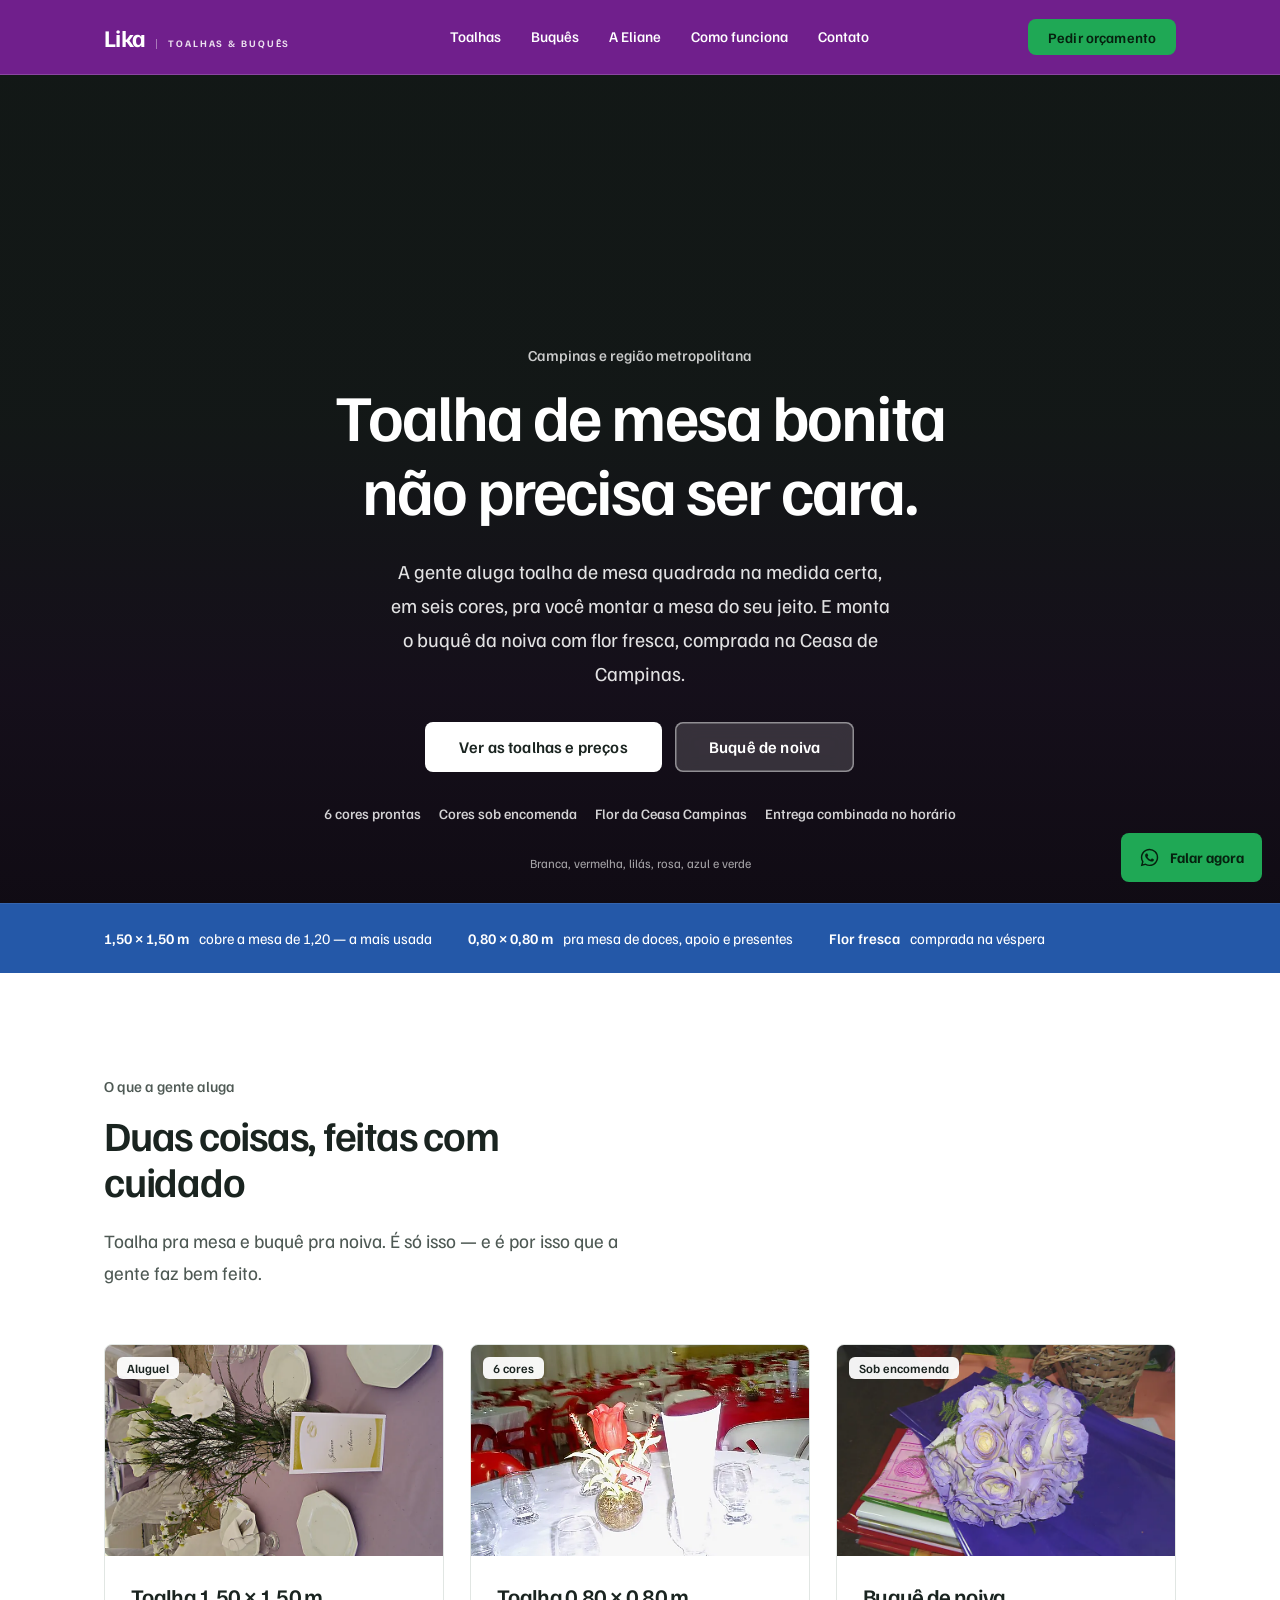
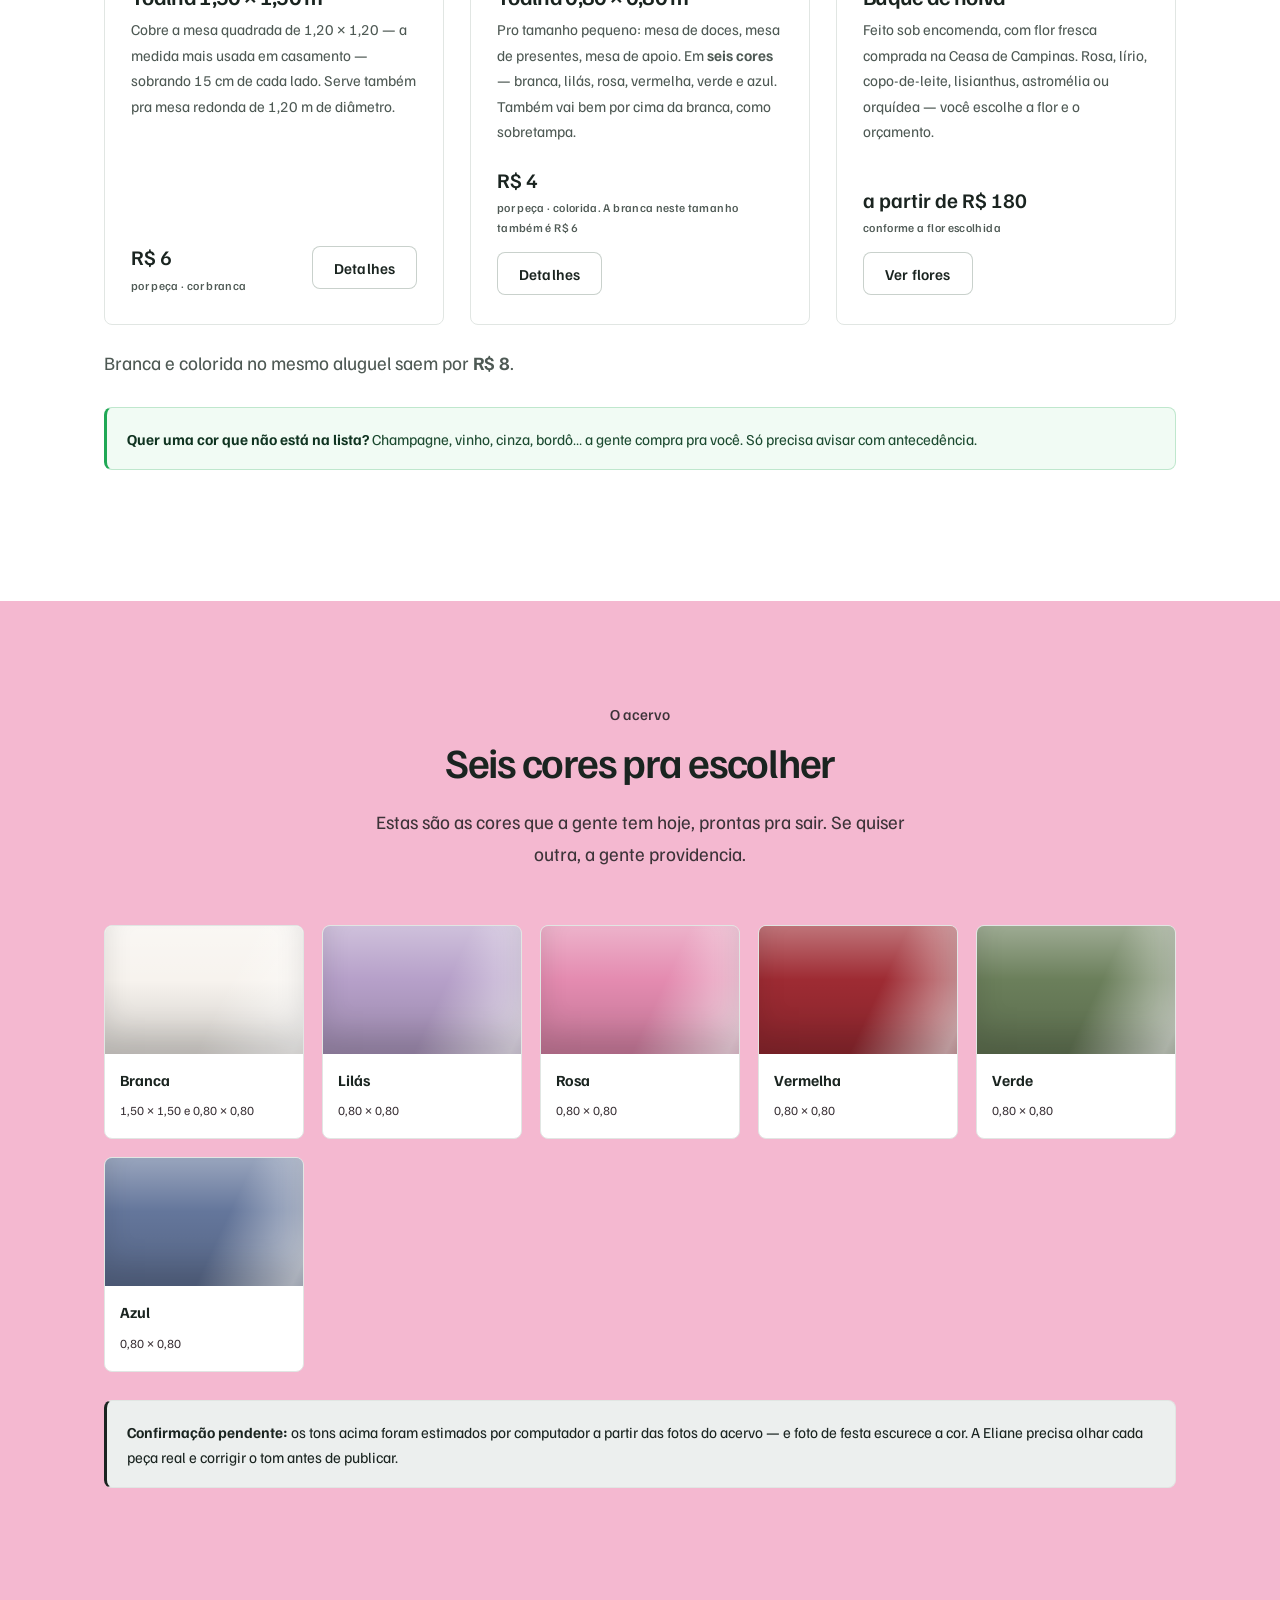
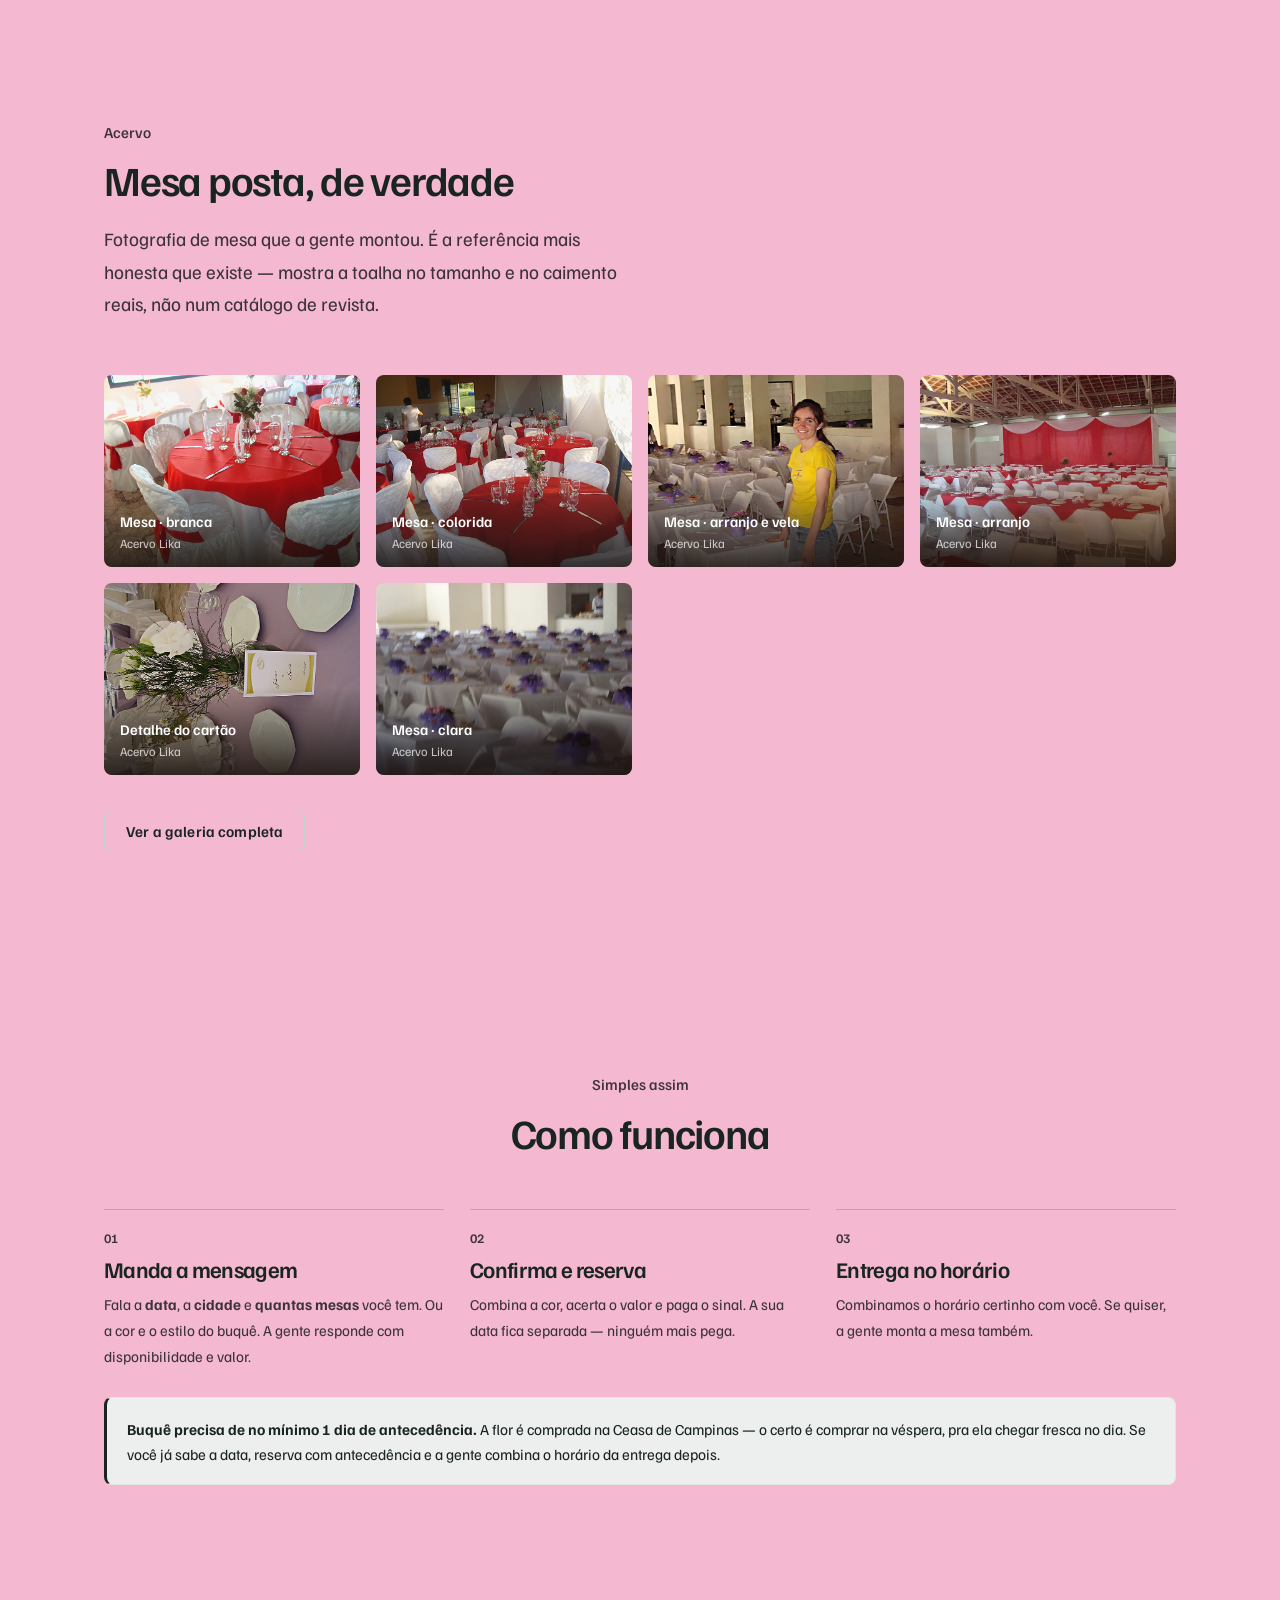
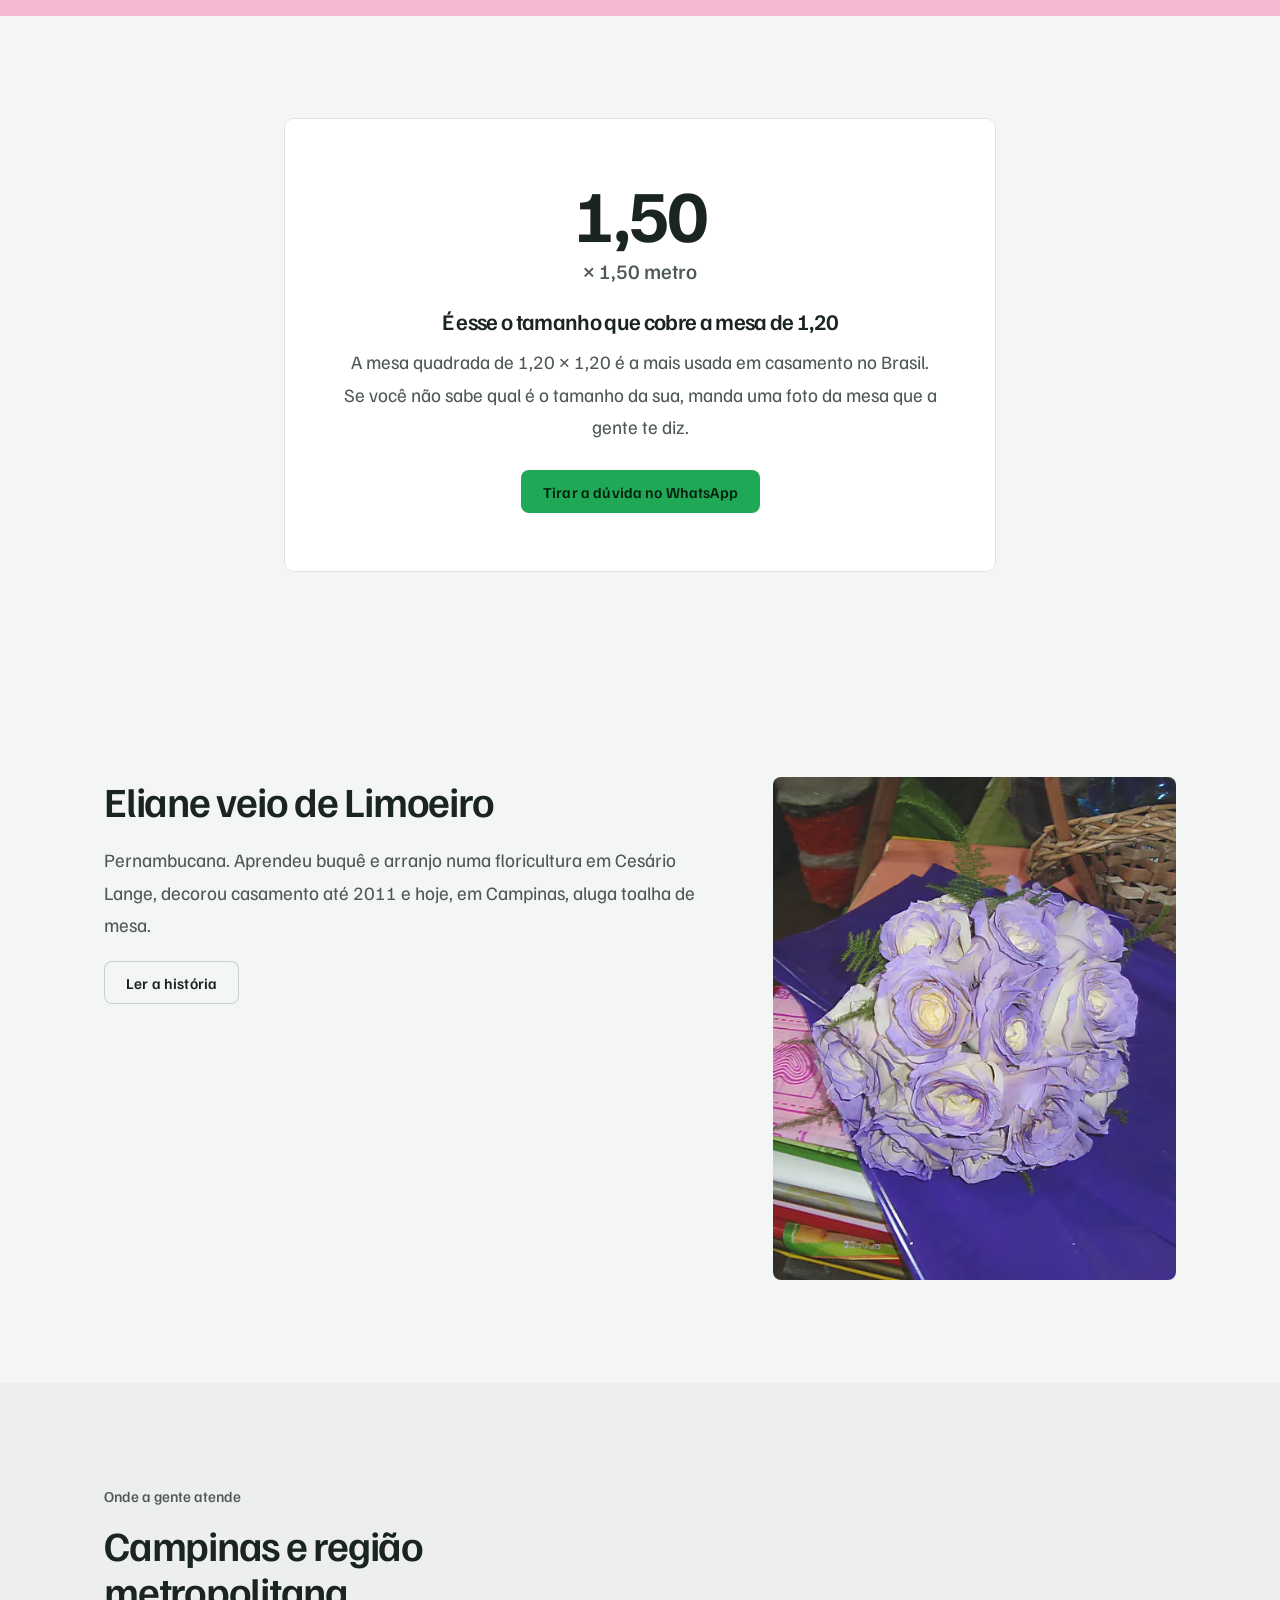
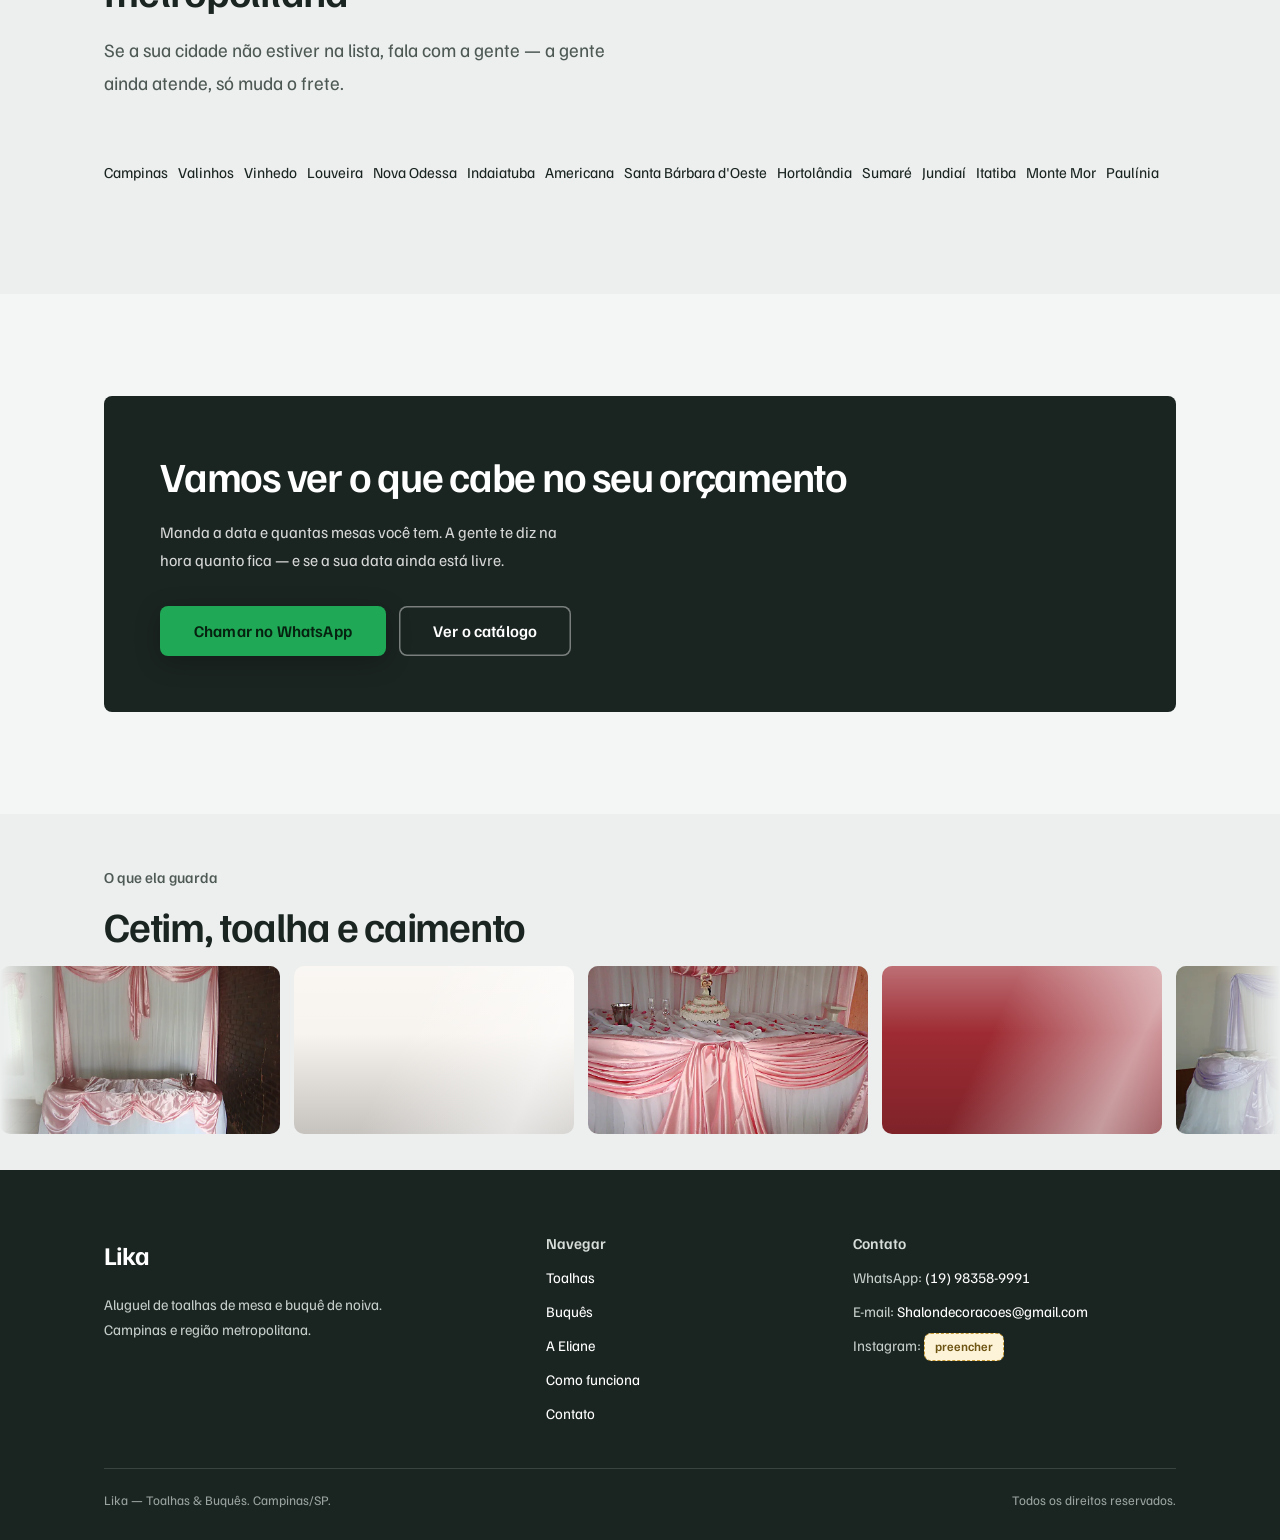
<file: index.html>
<!DOCTYPE html>
<html lang="pt-BR">
<head>
<meta charset="utf-8">
<meta name="viewport" content="width=device-width,initial-scale=1">
<title>Lika — Aluguel de Toalhas de Mesa e Buquê de Noiva | Campinas e região</title>
<meta name="description" content="Aluguel de toalhas de mesa quadrada em 6 cores, nos tamanhos 1,50x1,50 e 0,80x0,80. Buquê de noiva com flor fresca da Ceasa Campinas. Atendemos Campinas e região metropolitana.">
<meta name="theme-color" content="#701F8C">
<link rel="preconnect" href="https://fonts.googleapis.com">
<link rel="preconnect" href="https://fonts.gstatic.com" crossorigin>
<link href="https://fonts.googleapis.com/css2?family=Familjen+Grotesk:wght@400;500;600;700&display=swap" rel="stylesheet">
<link rel="stylesheet" href="css/estilo.css">
<link rel="icon" href="favicon.ico" sizes="any">
<link rel="icon" type="image/png" href="assets/favicon-32.png" sizes="32x32">
<link rel="icon" type="image/png" href="assets/favicon-192.png" sizes="192x192">
<link rel="apple-touch-icon" href="assets/apple-touch-icon.png">
<meta property="og:type" content="website">
<meta property="og:site_name" content="Lika — Toalhas &amp; Buquês">
<meta property="og:locale" content="pt_BR">
<meta property="og:title" content="Lika — Aluguel de Toalhas de Mesa e Buquê de Noiva | Campinas e região">
<meta property="og:description" content="Aluguel de toalhas de mesa quadrada em 6 cores, nos tamanhos 1,50x1,50 e 0,80x0,80. Buquê de noiva com flor fresca da Ceasa Campinas. Campinas e região metropolitana.">
<meta property="og:image" content="https://codjeremias-cell.github.io/lika/assets/og-image.jpg">
<meta property="og:image:width" content="1200">
<meta property="og:image:height" content="630">
<meta property="og:image:alt" content="Mesas decoradas com toalhas — acervo Lika">
<meta name="twitter:card" content="summary_large_image">
<meta name="twitter:image" content="https://codjeremias-cell.github.io/lika/assets/og-image.jpg">
</head>
<body>

<header class="topo" id="topo">
  <div class="wrap">
    <a class="marca" href="index.html">
      <span class="nome">Lika</span>
      <span class="sub">Toalhas &amp; Buquês</span>
    </a>
    <nav>
      <a href="toalhas.html">Toalhas</a>
      <a href="buques.html">Buquês</a>
      <a href="sobre.html">A Eliane</a>
      <a href="#como-funciona">Como funciona</a>
      <a href="contato.html">Contato</a>
    </nav>
    <a class="btn btn--zap" href="contato.html#orcamento">Pedir orçamento</a>
  </div>
</header>

<!-- ============ HERO ============ -->
<section class="heroi heroi--foto heroi--vento">
  <div class="heroi-fundo">
    <picture>
      <source media="(max-width:640px)" srcset="assets/fotos/hero-vento-mob.webp">
      <img src="assets/fotos/hero-vento.webp" alt="Seis toalhas penduradas ao vento: branca, vermelha, lilás, rosa, azul e verde" fetchpriority="high" decoding="async">
    </picture>
  </div>
  <div class="heroi-veu" aria-hidden="true"></div>

  <div class="wrap">
    <div class="heroi-centro">
      <span class="olho">Campinas e região metropolitana</span>
      <h1>Toalha de mesa bonita<br>não precisa ser cara.</h1>
      <p class="lead">
        A gente aluga toalha de mesa quadrada na medida certa, em seis cores,
        pra você montar a mesa do seu jeito. E monta o buquê da noiva
        com flor fresca, comprada na Ceasa de Campinas.
      </p>
      <div class="btns">
        <a class="btn btn--p btn--g" href="toalhas.html">Ver as toalhas e preços</a>
        <a class="btn btn--vidro btn--g" href="buques.html">Buquê de noiva</a>
      </div>
      <div class="confianca">
        <span>6 cores prontas</span>
        <span>Cores sob encomenda</span>
        <span>Flor da Ceasa Campinas</span>
        <span>Entrega combinada no horário</span>
      </div>
    </div>
  </div>

  <p class="heroi-legenda">Branca, vermelha, lilás, rosa, azul e verde</p>
</section>

<!-- ============ FAIXA ============ -->
<div class="faixa">
  <div class="wrap">
    <p><b>1,50 × 1,50 m</b> cobre a mesa de 1,20 — a mais usada</p>
    <p><b>0,80 × 0,80 m</b> pra mesa de doces, apoio e presentes</p>
    <p><b>Flor fresca</b> comprada na véspera</p>
  </div>
</div>

<!-- ============ O QUE A GENTE FAZ ============ -->
<section class="secao-papel">
  <div class="wrap">
    <div class="cabeca">
      <span class="olho">O que a gente aluga</span>
      <h2>Duas coisas, feitas com cuidado</h2>
      <p class="lead">Toalha pra mesa e buquê pra noiva. É só isso — e é por isso que a gente faz bem feito.</p>
    </div>

    <div class="produtos">
      <article class="prod">
        <div class="foto-top">
          <span class="etiqueta">Aluguel</span>
          <img src="assets/fotos/mesa-03.webp" alt="Mesa posta com toalha e cartão dos noivos" loading="lazy">
        </div>
        <div class="corpo">
          <h3>Toalha 1,50 × 1,50 m</h3>
          <p>Cobre a mesa quadrada de 1,20 × 1,20 — a medida mais usada em casamento — sobrando 15 cm de cada lado. Serve também pra mesa redonda de 1,20 m de diâmetro.</p>
          <div class="rodape-cartao">
            <span class="preco">R$ 6<small>por peça · cor branca</small></span>
            <a class="btn btn--vazio" href="toalhas.html">Detalhes</a>
          </div>
        </div>
      </article>

      <article class="prod">
        <div class="foto-top">
          <span class="etiqueta">6 cores</span>
          <img src="assets/fotos/mesa-14.webp" alt="Mesa pequena com toalha clara e arranjo de flores" loading="lazy">
        </div>
        <div class="corpo">
          <h3>Toalha 0,80 × 0,80 m</h3>
          <p>Pro tamanho pequeno: mesa de doces, mesa de presentes, mesa de apoio. Em <b>seis cores</b> — branca, lilás, rosa, vermelha, verde e azul. Também vai bem por cima da branca, como sobretampa.</p>
          <div class="rodape-cartao">
            <span class="preco">R$ 4<small>por peça · colorida. A branca neste tamanho também é R$ 6</small></span>
            <a class="btn btn--vazio" href="toalhas.html">Detalhes</a>
          </div>
        </div>
      </article>

      <article class="prod">
        <div class="foto-top">
          <span class="etiqueta">Sob encomenda</span>
          <img src="assets/fotos/bouquet-02.webp" alt="Buquê de noiva com flores brancas" loading="lazy">
        </div>
        <div class="corpo">
          <h3>Buquê de noiva</h3>
          <p>Feito sob encomenda, com flor fresca comprada na Ceasa de Campinas. Rosa, lírio, copo-de-leite, lisianthus, astromélia ou orquídea — você escolhe a flor e o orçamento.</p>
          <div class="rodape-cartao">
            <span class="preco">a partir de R$ 180<small>conforme a flor escolhida</small></span>
            <a class="btn btn--vazio" href="buques.html">Ver flores</a>
          </div>
        </div>
      </article>
    </div>

    <p class="lead" style="margin-top:22px">Branca e colorida no mesmo aluguel saem por <b>R$ 8</b>.</p>

    <div class="aviso aviso--zap">
      <b>Quer uma cor que não está na lista?</b> Champagne, vinho, cinza, bordô… a gente compra pra você.
      Só precisa avisar com antecedência.
    </div>
  </div>
</section>

<!-- ============ CORES ============ -->
<section class="meio-rosa">
  <div class="wrap">
    <div class="cabeca cabeca--centro">
      <span class="olho olho--centro">O acervo</span>
      <h2>Seis cores pra escolher</h2>
      <p class="lead" style="margin:0 auto">Estas são as cores que a gente tem hoje, prontas pra sair. Se quiser outra, a gente providencia.</p>
    </div>

    <div class="amostras">
      <div class="amostra">
        <div class="tecido" style="background-color:#F7F3EE"></div>
        <div class="rot"><b>Branca</b><span>1,50 × 1,50 e 0,80 × 0,80</span></div>
      </div>
      <div class="amostra">
        <div class="tecido" style="background-color:#B6A0C9"></div>
        <div class="rot"><b>Lilás</b><span>0,80 × 0,80</span></div>
      </div>
      <div class="amostra">
        <div class="tecido" style="background-color:#E48BB0"></div>
        <div class="rot"><b>Rosa</b><span>0,80 × 0,80</span></div>
      </div>
      <div class="amostra">
        <div class="tecido" style="background-color:#9E2B33"></div>
        <div class="rot"><b>Vermelha</b><span>0,80 × 0,80</span></div>
      </div>
      <div class="amostra">
        <div class="tecido" style="background-color:#6B7F5B"></div>
        <div class="rot"><b>Verde</b><span>0,80 × 0,80</span></div>
      </div>
      <div class="amostra">
        <div class="tecido" style="background-color:#64769B"></div>
        <div class="rot"><b>Azul</b><span>0,80 × 0,80</span></div>
      </div>
    </div>

    <div class="aviso">
      <b>Confirmação pendente:</b> os tons acima foram estimados por computador a partir das fotos do acervo —
      e foto de festa escurece a cor. A Eliane precisa olhar cada peça real e corrigir o tom antes de publicar.
    </div>
  </div>
</section>

<!-- ============ GALERIA ============ -->
<section class="meio-rosa">
  <div class="wrap">
    <div class="cabeca">
      <span class="olho">Acervo</span>
      <h2>Mesa posta, de verdade</h2>
      <p class="lead">
        Fotografia de mesa que a gente montou. É a referência mais honesta que existe —
        mostra a toalha no tamanho e no caimento reais, não num catálogo de revista.
      </p>
    </div>

    <div class="galeria">
      <figure><img src="assets/fotos/mesa-01.webp" alt="Mesa de casamento com toalha clara e taças" loading="lazy"><figcaption><b>Mesa · branca</b><span>Acervo Lika</span></figcaption></figure>
      <figure><img src="assets/fotos/mesa-02.webp" alt="Mesa posta com toalha colorida" loading="lazy"><figcaption><b>Mesa · colorida</b><span>Acervo Lika</span></figcaption></figure>
      <figure><img src="assets/fotos/mesa-07.webp" alt="Mesa posta com arranjo e vela" loading="lazy"><figcaption><b>Mesa · arranjo e vela</b><span>Acervo Lika</span></figcaption></figure>
      <figure><img src="assets/fotos/mesa-05.webp" alt="Mesa posta com arranjo de flores" loading="lazy"><figcaption><b>Mesa · arranjo</b><span>Acervo Lika</span></figcaption></figure>
      <figure><img src="assets/fotos/mesa-03.webp" alt="Detalhe de mesa com cartão dos noivos" loading="lazy"><figcaption><b>Detalhe do cartão</b><span>Acervo Lika</span></figcaption></figure>
      <figure><img src="assets/fotos/mesa-08.webp" alt="Mesa posta clara de casamento" loading="lazy"><figcaption><b>Mesa · clara</b><span>Acervo Lika</span></figcaption></figure>
    </div>

    <p style="margin-top:34px"><a class="btn btn--vazio" href="toalhas.html#galeria">Ver a galeria completa</a></p>
  </div>
</section>

<!-- ============ COMO FUNCIONA ============ -->
<section id="como-funciona" class="meio-rosa">
  <div class="wrap">
    <div class="cabeca cabeca--centro">
      <span class="olho olho--centro">Simples assim</span>
      <h2>Como funciona</h2>
    </div>

    <div class="passos">
      <div class="passo">
        <h3>Manda a mensagem</h3>
        <p>Fala a <b>data</b>, a <b>cidade</b> e <b>quantas mesas</b> você tem. Ou a cor e o estilo do buquê. A gente responde com disponibilidade e valor.</p>
      </div>
      <div class="passo">
        <h3>Confirma e reserva</h3>
        <p>Combina a cor, acerta o valor e paga o sinal. A sua data fica separada — ninguém mais pega.</p>
      </div>
      <div class="passo">
        <h3>Entrega no horário</h3>
        <p>Combinamos o horário certinho com você. Se quiser, a gente monta a mesa também.</p>
      </div>
    </div>

    <div class="aviso">
      <b>Buquê precisa de no mínimo 1 dia de antecedência.</b>
      A flor é comprada na Ceasa de Campinas — o certo é comprar na véspera, pra ela chegar fresca no dia.
      Se você já sabe a data, reserva com antecedência e a gente combina o horário da entrega depois.
    </div>
  </div>
</section>

<!-- ============ MEDIDA ============ -->
<section>
  <div class="wrap wrap--estreito">
    <div class="medida">
      <div class="num">1,50 <small>× 1,50 metro</small></div>
      <h3 style="margin-top:26px">É esse o tamanho que cobre a mesa de 1,20</h3>
      <p class="lead" style="margin:0 auto 26px">
        A mesa quadrada de 1,20 × 1,20 é a mais usada em casamento no Brasil.
        Se você não sabe qual é o tamanho da sua, manda uma foto da mesa que a gente te diz.
      </p>
      <a class="btn btn--zap" href="contato.html#orcamento">Tirar a dúvida no WhatsApp</a>
    </div>
  </div>
</section>

<!-- ============ ELIANE ============ -->
<section>
  <div class="wrap historia">
    <div>
      <h2>Eliane veio de Limoeiro</h2>
      <p class="lead">Pernambucana. Aprendeu buquê e arranjo numa floricultura em Cesário Lange, decorou casamento até 2011 e hoje, em Campinas, aluga toalha de mesa.</p>
      <a class="btn btn--vazio" href="sobre.html">Ler a história</a>
    </div>
    <figure>
      <img src="assets/fotos/bouquet-02.webp" alt="Buquê de noiva do acervo da Eliane" loading="lazy">
    </figure>
  </div>
</section>

<!-- ============ REGIAO ============ -->
<section class="secao-creme2">
  <div class="wrap">
    <div class="cabeca">
      <span class="olho">Onde a gente atende</span>
      <h2>Campinas e região metropolitana</h2>
      <p class="lead">Se a sua cidade não estiver na lista, fala com a gente — a gente ainda atende, só muda o frete.</p>
    </div>
    <div class="cidades">
      <span>Campinas</span><span>Valinhos</span><span>Vinhedo</span><span>Louveira</span>
      <span>Nova Odessa</span><span>Indaiatuba</span><span>Americana</span>
      <span>Santa Bárbara d'Oeste</span><span>Hortolândia</span><span>Sumaré</span>
      <span>Jundiaí</span><span>Itatiba</span><span>Monte Mor</span><span>Paulínia</span>
    </div>
  </div>
</section>

<!-- ============ CTA ============ -->
<section>
  <div class="wrap">
    <div class="cta">
      <h2>Vamos ver o que cabe no seu orçamento</h2>
      <p>
        Manda a data e quantas mesas você tem. A gente te diz na hora quanto fica —
        e se a sua data ainda está livre.
      </p>
      <div class="btns">
        <a class="btn btn--zap btn--g" href="contato.html#orcamento">Chamar no WhatsApp</a>
        <a class="btn btn--vazio btn--g" href="toalhas.html" style="color:#fff;box-shadow:inset 0 0 0 1.5px rgba(255,255,255,.42)">Ver o catálogo</a>
      </div>
    </div>
  </div>
</section>

<section class="passarela">
  <div class="wrap passarela-topo">
    <p class="olho">O que ela guarda</p>
    <h2>Cetim, toalha e caimento</h2>
  </div>
  <div class="passarela-janela" aria-hidden="true">
    <div class="passarela-trilho">
      <figure><img src="assets/fotos/forracao-02.webp" alt=""></figure>
      <figure class="pano" style="--pano:#F7F3EE"></figure>
      <figure><img src="assets/fotos/mesa-novos-01.webp" alt=""></figure>
      <figure class="pano" style="--pano:#9E2B33"></figure>
      <figure><img src="assets/fotos/forracao-01.webp" alt=""></figure>
      <figure class="pano" style="--pano:#B6A0C9"></figure>
      <figure class="pano" style="--pano:#6B7F5B"></figure>
      <figure class="pano" style="--pano:#64769B"></figure>
      <figure class="pano" style="--pano:#E48BB0"></figure>
      <figure><img src="assets/fotos/forracao-02.webp" alt=""></figure>
      <figure class="pano" style="--pano:#F7F3EE"></figure>
      <figure><img src="assets/fotos/mesa-novos-01.webp" alt=""></figure>
      <figure class="pano" style="--pano:#9E2B33"></figure>
      <figure><img src="assets/fotos/forracao-01.webp" alt=""></figure>
      <figure class="pano" style="--pano:#B6A0C9"></figure>
      <figure class="pano" style="--pano:#6B7F5B"></figure>
      <figure class="pano" style="--pano:#64769B"></figure>
      <figure class="pano" style="--pano:#E48BB0"></figure>
    </div>
  </div>
</section>

<footer class="rodape">
  <div class="wrap">
    <div class="grade">
      <div>
        <a class="marca" href="index.html"><span class="nome">Lika</span></a>
        <p style="margin-top:14px">Aluguel de toalhas de mesa e buquê de noiva.<br>Campinas e região metropolitana.</p>
      </div>
      <div>
        <h4>Navegar</h4>
        <ul>
          <li><a href="toalhas.html">Toalhas</a></li>
          <li><a href="buques.html">Buquês</a></li>
          <li><a href="sobre.html">A Eliane</a></li>
          <li><a href="#como-funciona">Como funciona</a></li>
          <li><a href="contato.html">Contato</a></li>
        </ul>
      </div>
      <div>
        <h4>Contato</h4>
        <ul>
          <li>WhatsApp: <a href="https://wa.me/5519983589991" target="_blank" rel="noopener">(19) 98358-9991</a></li>
          <li>E-mail: <a href="mailto:Shalondecoracoes@gmail.com">Shalondecoracoes@gmail.com</a></li>
          <li>Instagram: <span class="pend">preencher</span></li>
        </ul>
      </div>
    </div>
    <div class="base">
      <span>Lika — Toalhas &amp; Buquês. Campinas/SP.</span>
      <span>Todos os direitos reservados.</span>
    </div>
  </div>
</footer>

<a class="zap-fixo" href="contato.html#orcamento" aria-label="Falar no WhatsApp">
  <svg viewBox="0 0 24 24" fill="currentColor" aria-hidden="true"><path d="M12.04 2C6.58 2 2.13 6.45 2.13 11.91c0 1.75.46 3.45 1.32 4.95L2 22l5.25-1.38a9.9 9.9 0 004.79 1.22h.01c5.46 0 9.91-4.45 9.91-9.91 0-2.65-1.03-5.14-2.9-7.01A9.82 9.82 0 0012.04 2m0 1.67c2.2 0 4.27.86 5.83 2.41a8.2 8.2 0 012.41 5.83c0 4.54-3.7 8.24-8.25 8.24a8.2 8.2 0 01-4.19-1.15l-.3-.18-3.12.82.83-3.04-.2-.31a8.2 8.2 0 01-1.26-4.38c0-4.54 3.7-8.24 8.25-8.24M8.53 7.33c-.17 0-.43.06-.66.31-.22.25-.87.85-.87 2.07s.89 2.4 1.01 2.56c.13.17 1.75 2.67 4.23 3.74.59.26 1.05.41 1.41.52.59.19 1.13.16 1.56.1.48-.07 1.46-.6 1.67-1.18.21-.58.21-1.07.14-1.18-.06-.11-.22-.17-.46-.29s-1.46-.72-1.69-.8c-.22-.09-.39-.13-.55.12-.17.25-.64.8-.78.97-.14.16-.29.18-.53.06-.25-.13-1.04-.39-1.99-1.23-.73-.66-1.23-1.47-1.37-1.72-.14-.25-.02-.38.11-.51.11-.11.29-.29.43-.43.15-.14.19-.25.29-.41.09-.17.05-.31-.03-.43-.07-.13-.55-1.34-.76-1.83-.2-.48-.4-.42-.55-.43-.14-.01-.3-.01-.46-.01z"/></svg>
  <b>Falar agora</b>
</a>

<script>
const t=document.getElementById("topo");
addEventListener("scroll",()=>t.classList.toggle("rolou",scrollY>8),{passive:true});
const obs=new IntersectionObserver((es)=>es.forEach(e=>{if(e.isIntersecting){e.target.classList.add("visivel");obs.unobserve(e.target)}}),{threshold:.12});
document.querySelectorAll("section .wrap > *, .galeria figure, .prod, .passo, .amostra").forEach(el=>{el.classList.add("revelar");obs.observe(el)});
</script>
<script src="js/passar.js"></script>
</body>
</html>
</file>
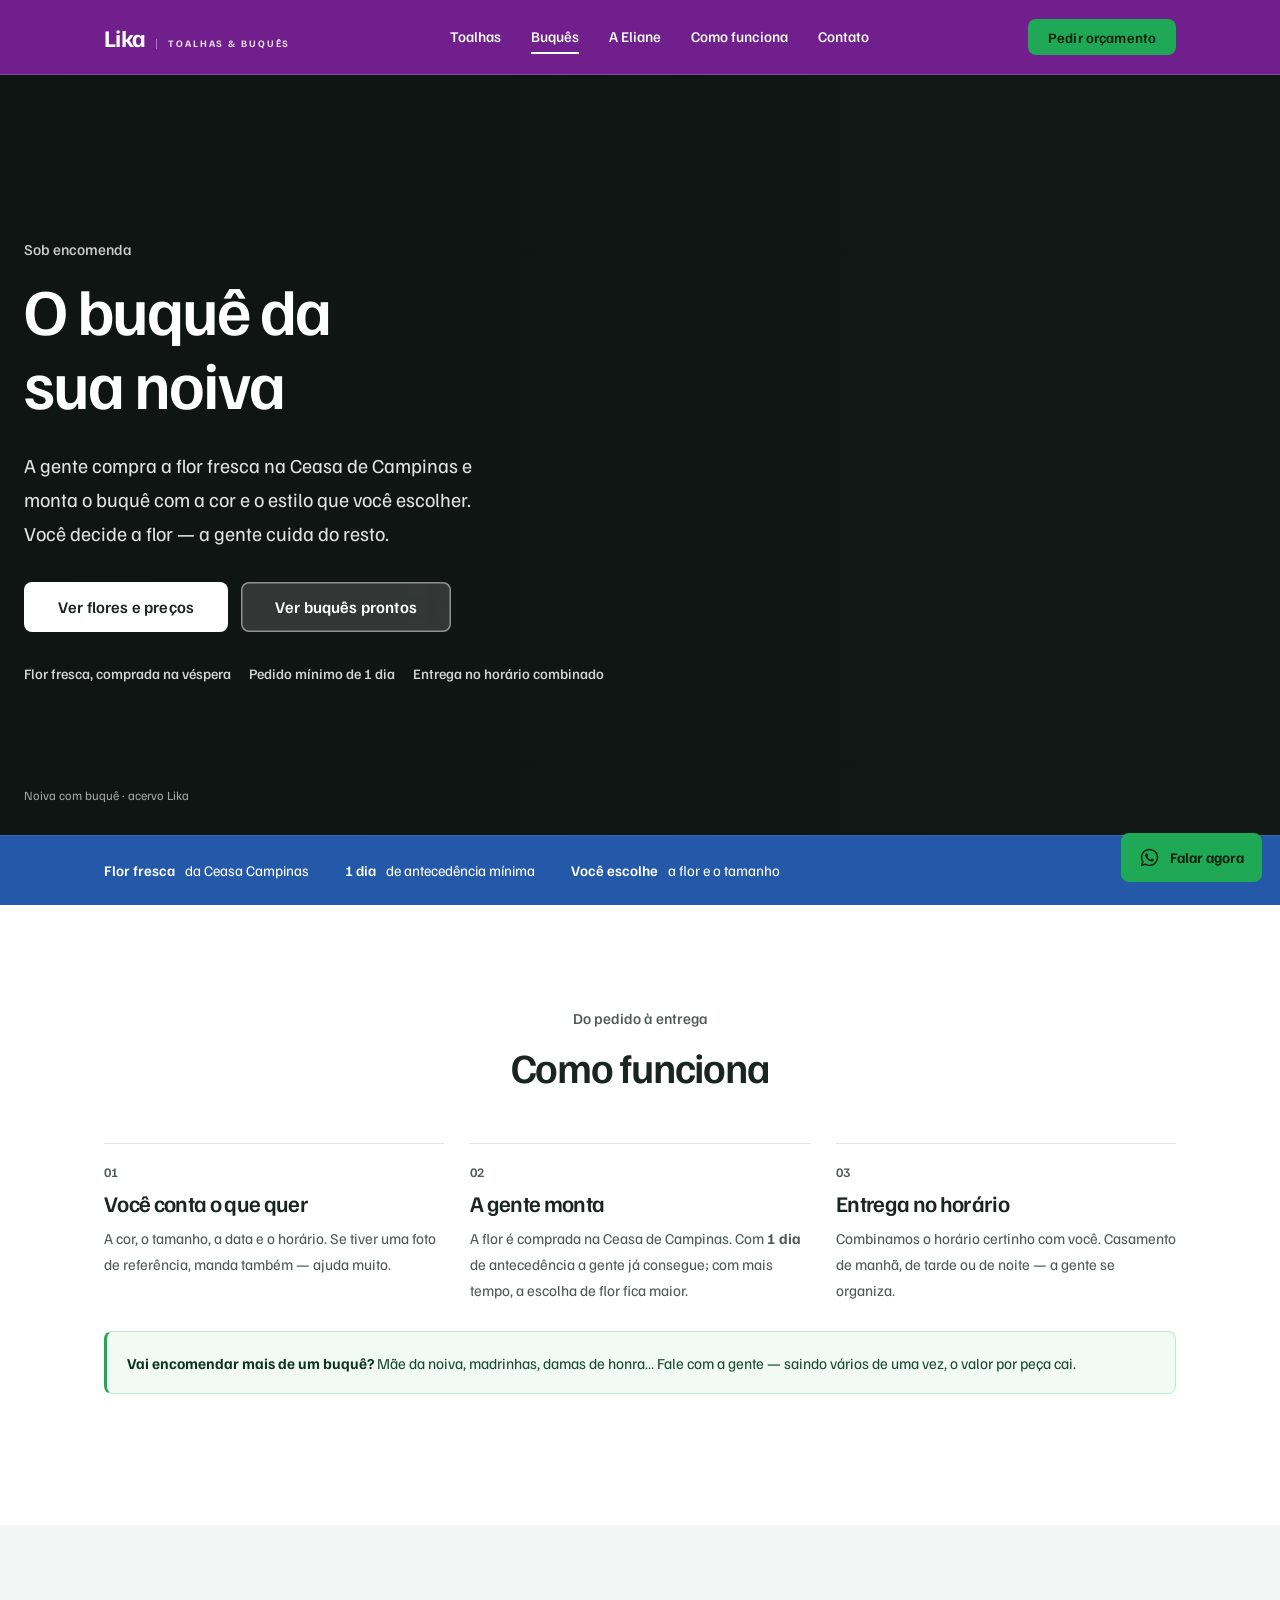
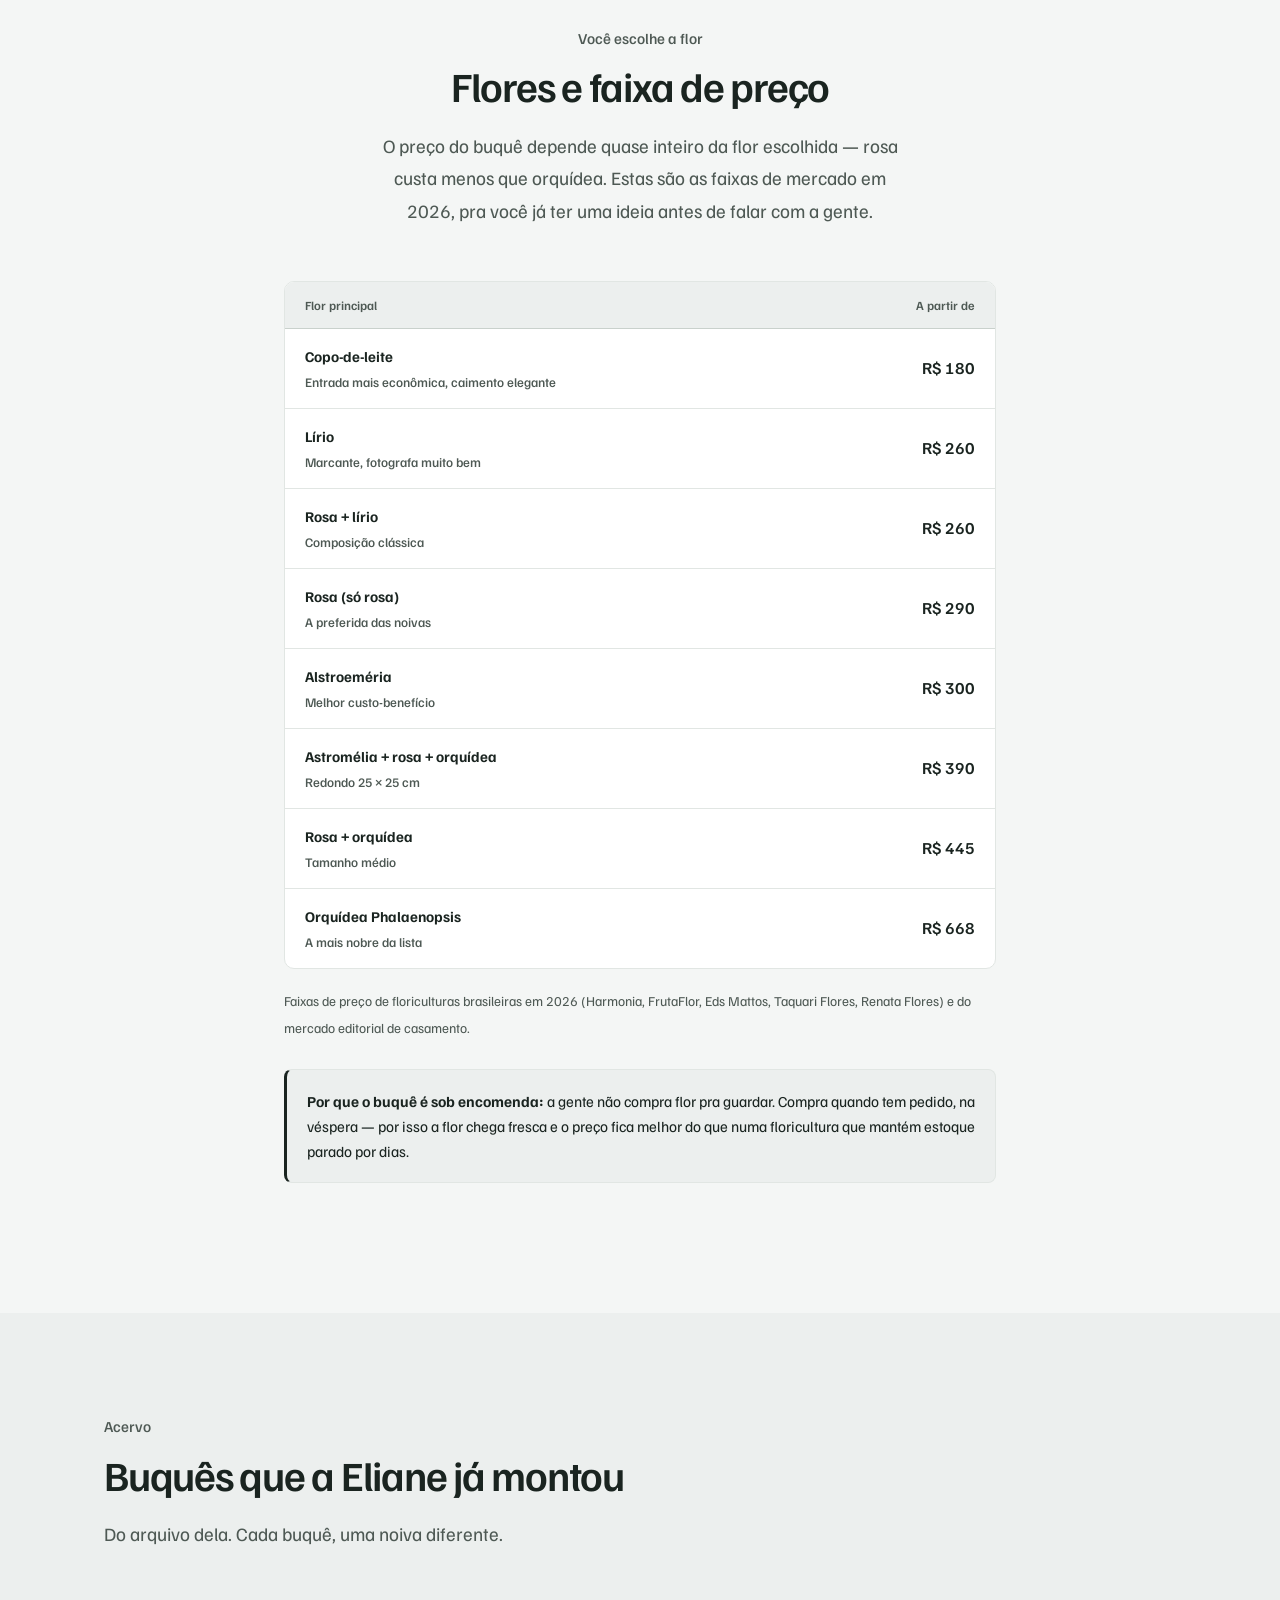
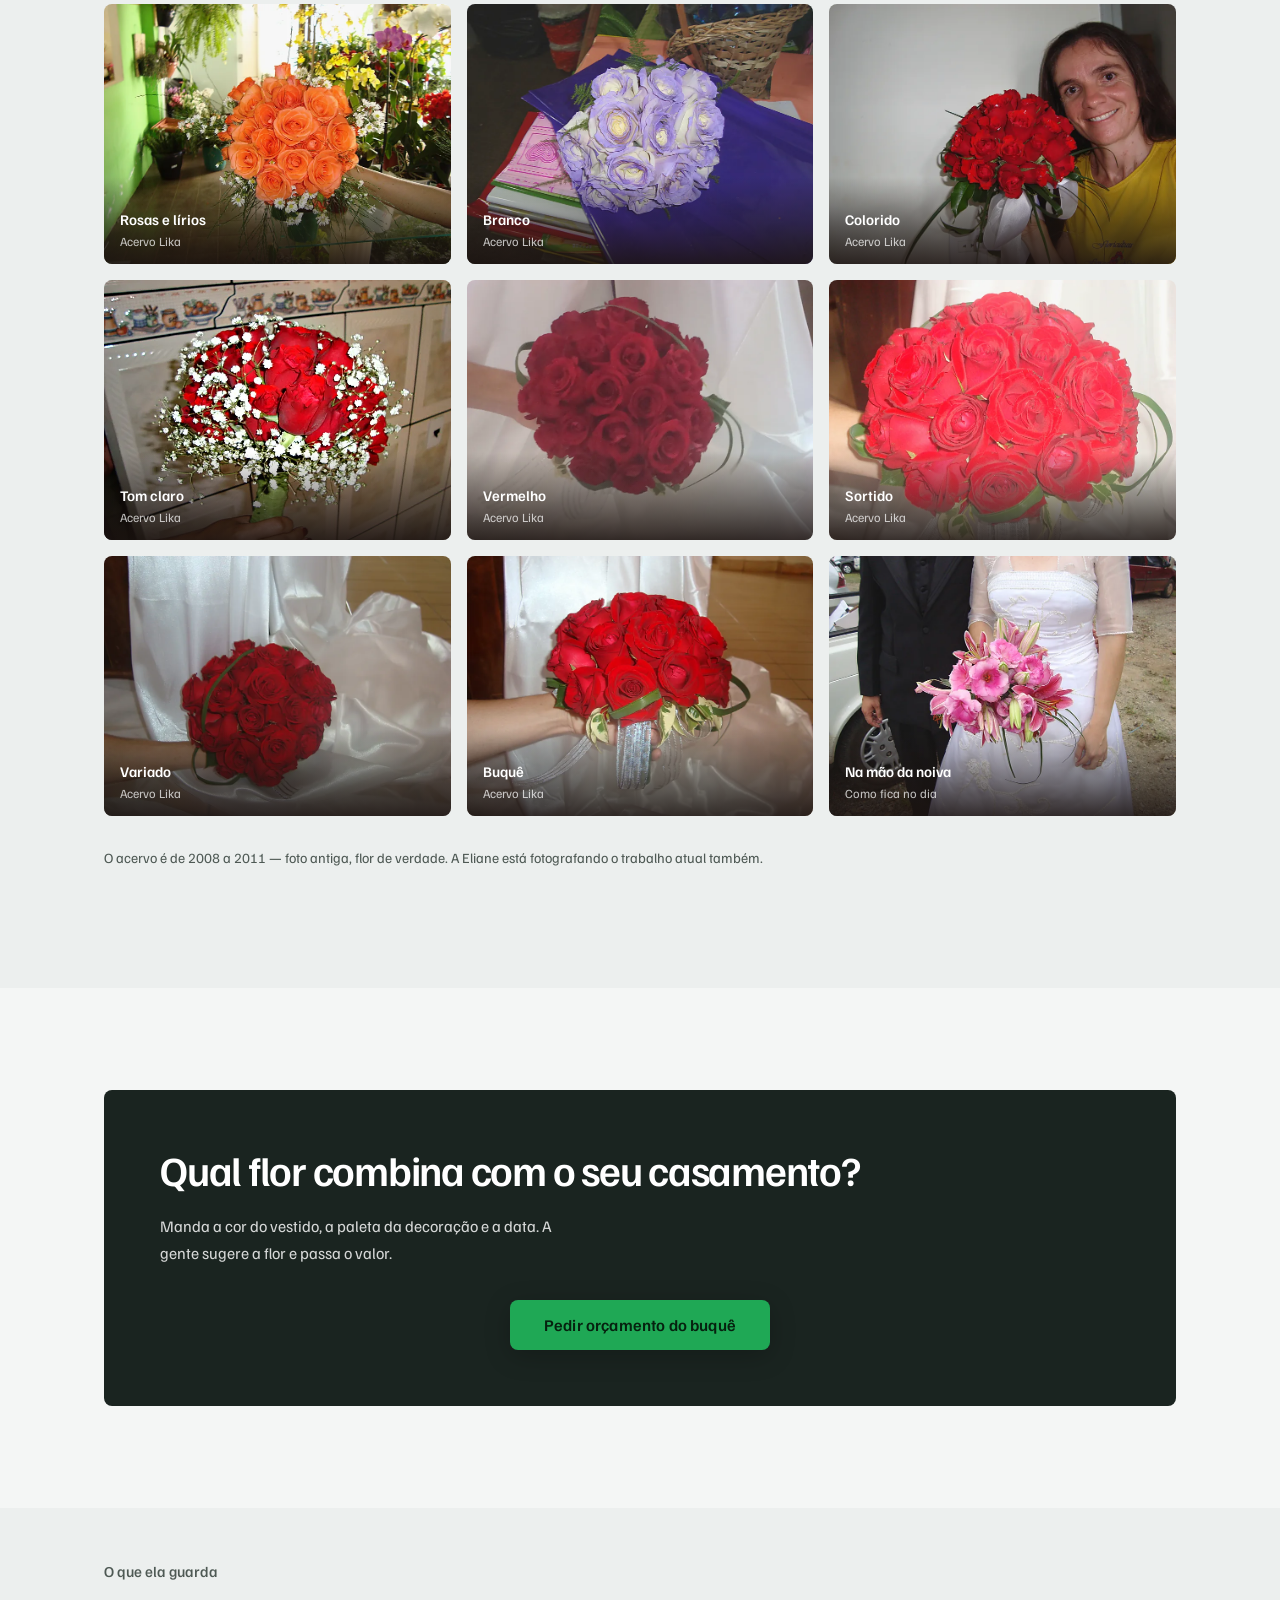
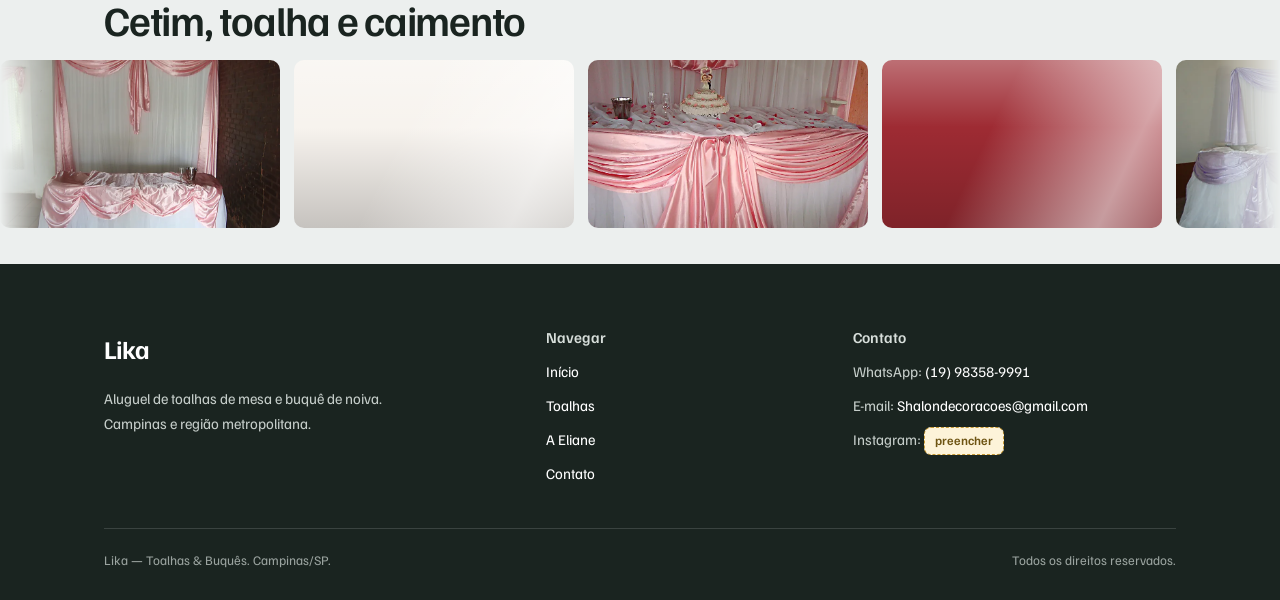
<file: buques.html>
<!DOCTYPE html>
<html lang="pt-BR">
<head>
<meta charset="utf-8">
<meta name="viewport" content="width=device-width,initial-scale=1">
<title>Buquê de Noiva sob Encomenda | Lika · Campinas e região</title>
<meta name="description" content="Buquê de noiva feito sob encomenda em Campinas e região, com flor fresca comprada na Ceasa Campinas. Rosa, lírio, copo-de-leite, lisianthus, astromélia e orquídea. Veja as faixas de preço.">
<meta name="theme-color" content="#701F8C">
<link rel="preconnect" href="https://fonts.googleapis.com">
<link rel="preconnect" href="https://fonts.gstatic.com" crossorigin>
<link href="https://fonts.googleapis.com/css2?family=Familjen+Grotesk:wght@400;500;600;700&display=swap" rel="stylesheet">
<link rel="stylesheet" href="css/estilo.css">
<link rel="icon" href="favicon.ico" sizes="any">
<link rel="icon" type="image/png" href="assets/favicon-32.png" sizes="32x32">
<link rel="icon" type="image/png" href="assets/favicon-192.png" sizes="192x192">
<link rel="apple-touch-icon" href="assets/apple-touch-icon.png">
<meta property="og:type" content="website">
<meta property="og:site_name" content="Lika — Toalhas &amp; Buquês">
<meta property="og:locale" content="pt_BR">
<meta property="og:title" content="Buquê de Noiva sob Encomenda com Flor Fresca da Ceasa | Lika">
<meta property="og:description" content="Rosa, lírio, copo-de-leite, lisianthus, astromélia e orquídea. Veja as faixas de preço e os buquês do acervo. Campinas e região.">
<meta property="og:image" content="https://codjeremias-cell.github.io/lika/assets/og-image.jpg">
<meta property="og:image:width" content="1200">
<meta property="og:image:height" content="630">
<meta property="og:image:alt" content="Mesas decoradas com toalhas — acervo Lika">
<meta name="twitter:card" content="summary_large_image">
<meta name="twitter:image" content="https://codjeremias-cell.github.io/lika/assets/og-image.jpg">
</head>
<body>

<header class="topo" id="topo">
  <div class="wrap">
    <a class="marca" href="index.html"><span class="nome">Lika</span><span class="sub">Toalhas &amp; Buquês</span></a>
    <nav>
      <a href="toalhas.html">Toalhas</a>
      <a href="buques.html" aria-current="page">Buquês</a>
      <a href="sobre.html">A Eliane</a>
      <a href="index.html#como-funciona">Como funciona</a>
      <a href="contato.html">Contato</a>
    </nav>
    <a class="btn btn--zap" href="contato.html#orcamento">Pedir orçamento</a>
  </div>
</header>

<section class="heroi heroi--foto">
  <div class="heroi-fundo">
    <picture>
      <source media="(max-width:640px)" srcset="assets/fotos/hero-buques-mob.webp">
      <img src="assets/fotos/hero-buques.webp" alt="" fetchpriority="high" decoding="async">
    </picture>
  </div>
  <div class="heroi-veu" aria-hidden="true"></div>

  <div class="wrap">
    <div class="heroi-centro">
      <span class="olho">Sob encomenda</span>
      <h1>O buquê da<br>sua <em>noiva</em></h1>
      <p class="lead">
        A gente compra a flor fresca na Ceasa de Campinas e monta o buquê com a cor e o estilo que você escolher.
        Você decide a flor — a gente cuida do resto.
      </p>
      <div class="btns">
        <a class="btn btn--p btn--g" href="#flores">Ver flores e preços</a>
        <a class="btn btn--vidro btn--g" href="#galeria">Ver buquês prontos</a>
      </div>
      <div class="confianca">
        <span>Flor fresca, comprada na véspera</span>
        <span>Pedido mínimo de 1 dia</span>
        <span>Entrega no horário combinado</span>
      </div>
    </div>
  </div>

  <p class="heroi-legenda">Noiva com buquê · acervo Lika</p>
</section>

<div class="faixa">
  <div class="wrap">
    <p><b>Flor fresca</b> da Ceasa Campinas</p>
    <p><b>1 dia</b> de antecedência mínima</p>
    <p><b>Você escolhe</b> a flor e o tamanho</p>
  </div>
</div>

<!-- ============ COMO FUNCIONA ============ -->
<section class="secao-papel">
  <div class="wrap">
    <div class="cabeca cabeca--centro">
      <span class="olho olho--centro">Do pedido à entrega</span>
      <h2>Como funciona</h2>
    </div>

    <div class="passos">
      <div class="passo">
        <h3>Você conta o que quer</h3>
        <p>A cor, o tamanho, a data e o horário. Se tiver uma foto de referência, manda também — ajuda muito.</p>
      </div>
      <div class="passo">
        <h3>A gente monta</h3>
        <p>A flor é comprada na Ceasa de Campinas. Com <b>1 dia</b> de antecedência a gente já consegue; com mais tempo, a escolha de flor fica maior.</p>
      </div>
      <div class="passo">
        <h3>Entrega no horário</h3>
        <p>Combinamos o horário certinho com você. Casamento de manhã, de tarde ou de noite — a gente se organiza.</p>
      </div>
    </div>

    <div class="aviso aviso--zap">
      <b>Vai encomendar mais de um buquê?</b> Mãe da noiva, madrinhas, damas de honra…
      Fale com a gente — saindo vários de uma vez, o valor por peça cai.
    </div>
  </div>
</section>

<!-- ============ FLORES ============ -->
<section id="flores">
  <div class="wrap wrap--estreito">
    <div class="cabeca cabeca--centro">
      <span class="olho olho--centro">Você escolhe a flor</span>
      <h2>Flores e faixa de preço</h2>
      <p class="lead" style="margin:0 auto">
        O preço do buquê depende quase inteiro da flor escolhida — rosa custa menos que orquídea.
        Estas são as faixas de mercado em 2026, pra você já ter uma ideia antes de falar com a gente.
      </p>
    </div>

    <table class="tabela">
      <thead><tr><th>Flor principal</th><th style="text-align:right">A partir de</th></tr></thead>
      <tbody>
        <tr><th>Copo-de-leite<small>Entrada mais econômica, caimento elegante</small></th><td style="text-align:right"><span class="val">R$ 180</span></td></tr>
        <tr><th>Lírio<small>Marcante, fotografa muito bem</small></th><td style="text-align:right"><span class="val">R$ 260</span></td></tr>
        <tr><th>Rosa + lírio<small>Composição clássica</small></th><td style="text-align:right"><span class="val">R$ 260</span></td></tr>
        <tr><th>Rosa (só rosa)<small>A preferida das noivas</small></th><td style="text-align:right"><span class="val">R$ 290</span></td></tr>
        <tr><th>Alstroeméria<small>Melhor custo-benefício</small></th><td style="text-align:right"><span class="val">R$ 300</span></td></tr>
        <tr><th>Astromélia + rosa + orquídea<small>Redondo 25 × 25 cm</small></th><td style="text-align:right"><span class="val">R$ 390</span></td></tr>
        <tr><th>Rosa + orquídea<small>Tamanho médio</small></th><td style="text-align:right"><span class="val">R$ 445</span></td></tr>
        <tr><th>Orquídea Phalaenopsis<small>A mais nobre da lista</small></th><td style="text-align:right"><span class="val">R$ 668</span></td></tr>
      </tbody>
    </table>

    <p style="margin-top:18px"><small style="color:var(--tinta-suave)">
      Faixas de preço de floriculturas brasileiras em 2026 (Harmonia, FrutaFlor, Eds Mattos, Taquari Flores, Renata Flores) e do mercado editorial de casamento.
    </small></p>

    <div class="aviso">
      <b>Por que o buquê é sob encomenda:</b> a gente não compra flor pra guardar.
      Compra quando tem pedido, na véspera — por isso a flor chega fresca e o preço fica melhor
      do que numa floricultura que mantém estoque parado por dias.
    </div>
  </div>
</section>

<!-- ============ GALERIA ============ -->
<section id="galeria" class="secao-creme2">
  <div class="wrap">
    <div class="cabeca">
      <span class="olho">Acervo</span>
      <h2>Buquês que a Eliane já montou</h2>
      <p class="lead">Do arquivo dela. Cada buquê, uma noiva diferente.</p>
    </div>

    <div class="galeria galeria--3">
      <figure><img src="assets/fotos/bouquet-01.webp" alt="Buquê de rosas e lírios brancos" loading="lazy"><figcaption><b>Rosas e lírios</b><span>Acervo Lika</span></figcaption></figure>
      <figure><img src="assets/fotos/bouquet-02.webp" alt="Buquê de flores brancas" loading="lazy"><figcaption><b>Branco</b><span>Acervo Lika</span></figcaption></figure>
      <figure><img src="assets/fotos/bouquet-03.webp" alt="Buquê colorido" loading="lazy"><figcaption><b>Colorido</b><span>Acervo Lika</span></figcaption></figure>
      <figure><img src="assets/fotos/bouquet-04.webp" alt="Buquê de flores claras" loading="lazy"><figcaption><b>Tom claro</b><span>Acervo Lika</span></figcaption></figure>
      <figure><img src="assets/fotos/bouquet-05.webp" alt="Buquê de flores vermelhas" loading="lazy"><figcaption><b>Vermelho</b><span>Acervo Lika</span></figcaption></figure>
      <figure><img src="assets/fotos/bouquet-06.webp" alt="Buquê sortido de flores" loading="lazy"><figcaption><b>Sortido</b><span>Acervo Lika</span></figcaption></figure>
      <figure><img src="assets/fotos/bouquet-07.webp" alt="Buquê de flores variadas" loading="lazy"><figcaption><b>Variado</b><span>Acervo Lika</span></figcaption></figure>
      <figure><img src="assets/fotos/bouquet-08.webp" alt="Buquê de flores" loading="lazy"><figcaption><b>Buquê</b><span>Acervo Lika</span></figcaption></figure>
      <figure><img src="assets/fotos/noiva-buque-01.webp" alt="Noiva com buquê lilás ao lado do carro" loading="lazy"><figcaption><b>Na mão da noiva</b><span>Como fica no dia</span></figcaption></figure>
    </div>

    <p style="margin-top:30px;font-size:.88rem;color:var(--tinta-suave)">
      O acervo é de 2008 a 2011 — foto antiga, flor de verdade.
      A Eliane está fotografando o trabalho atual também.
    </p>
  </div>
</section>

<section>
  <div class="wrap">
    <div class="cta">
      <h2>Qual flor combina com o seu casamento?</h2>
      <p>Manda a cor do vestido, a paleta da decoração e a data. A gente sugere a flor e passa o valor.</p>
      <div class="btns" style="justify-content:center">
        <a class="btn btn--zap btn--g" href="contato.html#orcamento">Pedir orçamento do buquê</a>
      </div>
    </div>
  </div>
</section>

<section class="passarela">
  <div class="wrap passarela-topo">
    <p class="olho">O que ela guarda</p>
    <h2>Cetim, toalha e caimento</h2>
  </div>
  <div class="passarela-janela" aria-hidden="true">
    <div class="passarela-trilho">
      <figure><img src="assets/fotos/forracao-02.webp" alt=""></figure>
      <figure class="pano" style="--pano:#F7F3EE"></figure>
      <figure><img src="assets/fotos/mesa-novos-01.webp" alt=""></figure>
      <figure class="pano" style="--pano:#9E2B33"></figure>
      <figure><img src="assets/fotos/forracao-01.webp" alt=""></figure>
      <figure class="pano" style="--pano:#B6A0C9"></figure>
      <figure class="pano" style="--pano:#6B7F5B"></figure>
      <figure class="pano" style="--pano:#64769B"></figure>
      <figure class="pano" style="--pano:#E48BB0"></figure>
      <figure><img src="assets/fotos/forracao-02.webp" alt=""></figure>
      <figure class="pano" style="--pano:#F7F3EE"></figure>
      <figure><img src="assets/fotos/mesa-novos-01.webp" alt=""></figure>
      <figure class="pano" style="--pano:#9E2B33"></figure>
      <figure><img src="assets/fotos/forracao-01.webp" alt=""></figure>
      <figure class="pano" style="--pano:#B6A0C9"></figure>
      <figure class="pano" style="--pano:#6B7F5B"></figure>
      <figure class="pano" style="--pano:#64769B"></figure>
      <figure class="pano" style="--pano:#E48BB0"></figure>
    </div>
  </div>
</section>

<footer class="rodape">
  <div class="wrap">
    <div class="grade">
      <div>
        <a class="marca" href="index.html"><span class="nome">Lika</span></a>
        <p style="margin-top:14px">Aluguel de toalhas de mesa e buquê de noiva.<br>Campinas e região metropolitana.</p>
      </div>
      <div>
        <h4>Navegar</h4>
        <ul>
          <li><a href="index.html">Início</a></li>
          <li><a href="toalhas.html">Toalhas</a></li>
          <li><a href="sobre.html">A Eliane</a></li>
          <li><a href="contato.html">Contato</a></li>
        </ul>
      </div>
      <div>
        <h4>Contato</h4>
        <ul>
          <li>WhatsApp: <a href="https://wa.me/5519983589991" target="_blank" rel="noopener">(19) 98358-9991</a></li>
          <li>E-mail: <a href="mailto:Shalondecoracoes@gmail.com">Shalondecoracoes@gmail.com</a></li>
          <li>Instagram: <span class="pend">preencher</span></li>
        </ul>
      </div>
    </div>
    <div class="base"><span>Lika — Toalhas &amp; Buquês. Campinas/SP.</span><span>Todos os direitos reservados.</span></div>
  </div>
</footer>

<a class="zap-fixo" href="contato.html#orcamento" aria-label="Falar no WhatsApp">
  <svg viewBox="0 0 24 24" fill="currentColor" aria-hidden="true"><path d="M12.04 2C6.58 2 2.13 6.45 2.13 11.91c0 1.75.46 3.45 1.32 4.95L2 22l5.25-1.38a9.9 9.9 0 004.79 1.22h.01c5.46 0 9.91-4.45 9.91-9.91 0-2.65-1.03-5.14-2.9-7.01A9.82 9.82 0 0012.04 2m0 1.67c2.2 0 4.27.86 5.83 2.41a8.2 8.2 0 012.41 5.83c0 4.54-3.7 8.24-8.25 8.24a8.2 8.2 0 01-4.19-1.15l-.3-.18-3.12.82.83-3.04-.2-.31a8.2 8.2 0 01-1.26-4.38c0-4.54 3.7-8.24 8.25-8.24M8.53 7.33c-.17 0-.43.06-.66.31-.22.25-.87.85-.87 2.07s.89 2.4 1.01 2.56c.13.17 1.75 2.67 4.23 3.74.59.26 1.05.41 1.41.52.59.19 1.13.16 1.56.1.48-.07 1.46-.6 1.67-1.18.21-.58.21-1.07.14-1.18-.06-.11-.22-.17-.46-.29s-1.46-.72-1.69-.8c-.22-.09-.39-.13-.55.12-.17.25-.64.8-.78.97-.14.16-.29.18-.53.06-.25-.13-1.04-.39-1.99-1.23-.73-.66-1.23-1.47-1.37-1.72-.14-.25-.02-.38.11-.51.11-.11.29-.29.43-.43.15-.14.19-.25.29-.41.09-.17.05-.31-.03-.43-.07-.13-.55-1.34-.76-1.83-.2-.48-.4-.42-.55-.43-.14-.01-.3-.01-.46-.01z"/></svg>
  <b>Falar agora</b>
</a>

<script>
const t=document.getElementById("topo");
addEventListener("scroll",()=>t.classList.toggle("rolou",scrollY>8),{passive:true});
const obs=new IntersectionObserver((es)=>es.forEach(e=>{if(e.isIntersecting){e.target.classList.add("visivel");obs.unobserve(e.target)}}),{threshold:.1});
document.querySelectorAll(".galeria figure, .prod, .passo, .amostra, .medida, .cta").forEach(el=>{el.classList.add("revelar");obs.observe(el)});
</script>
<script src="js/passar.js"></script>
</body>
</html>
</file>
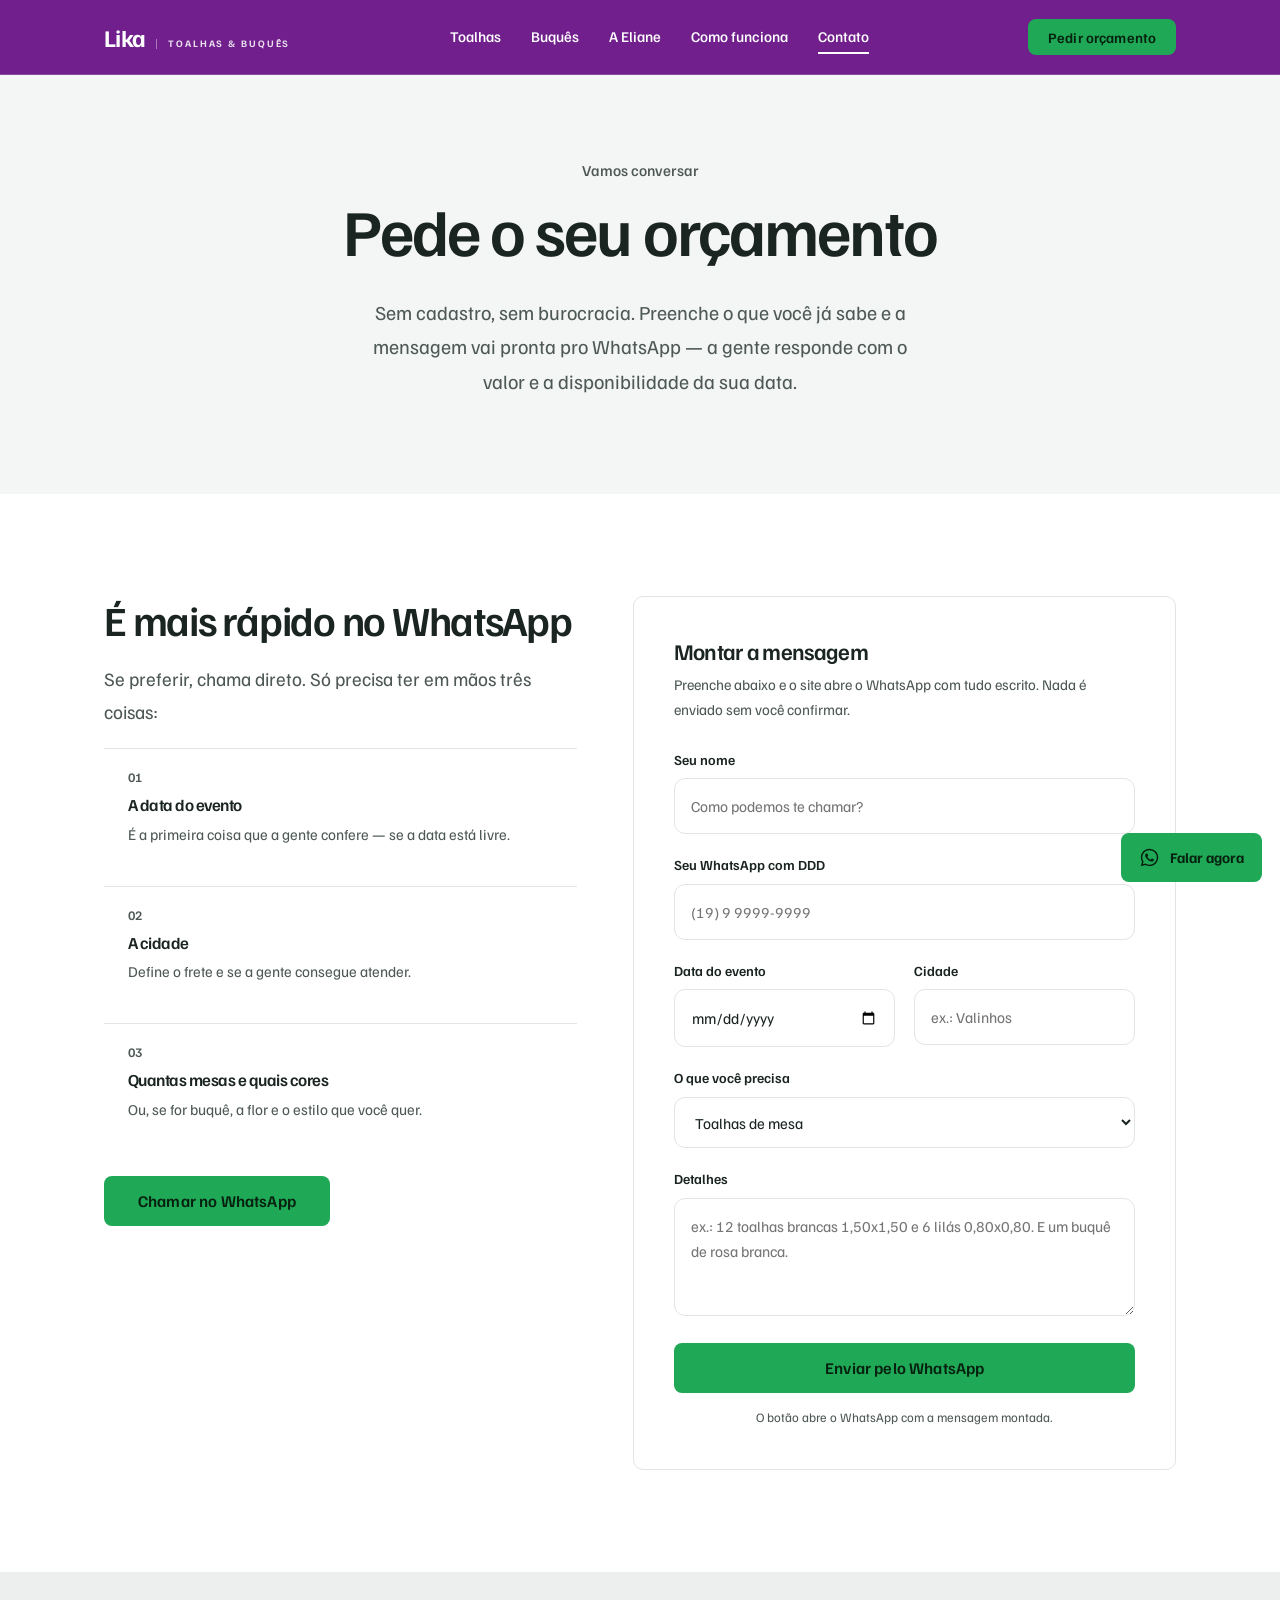
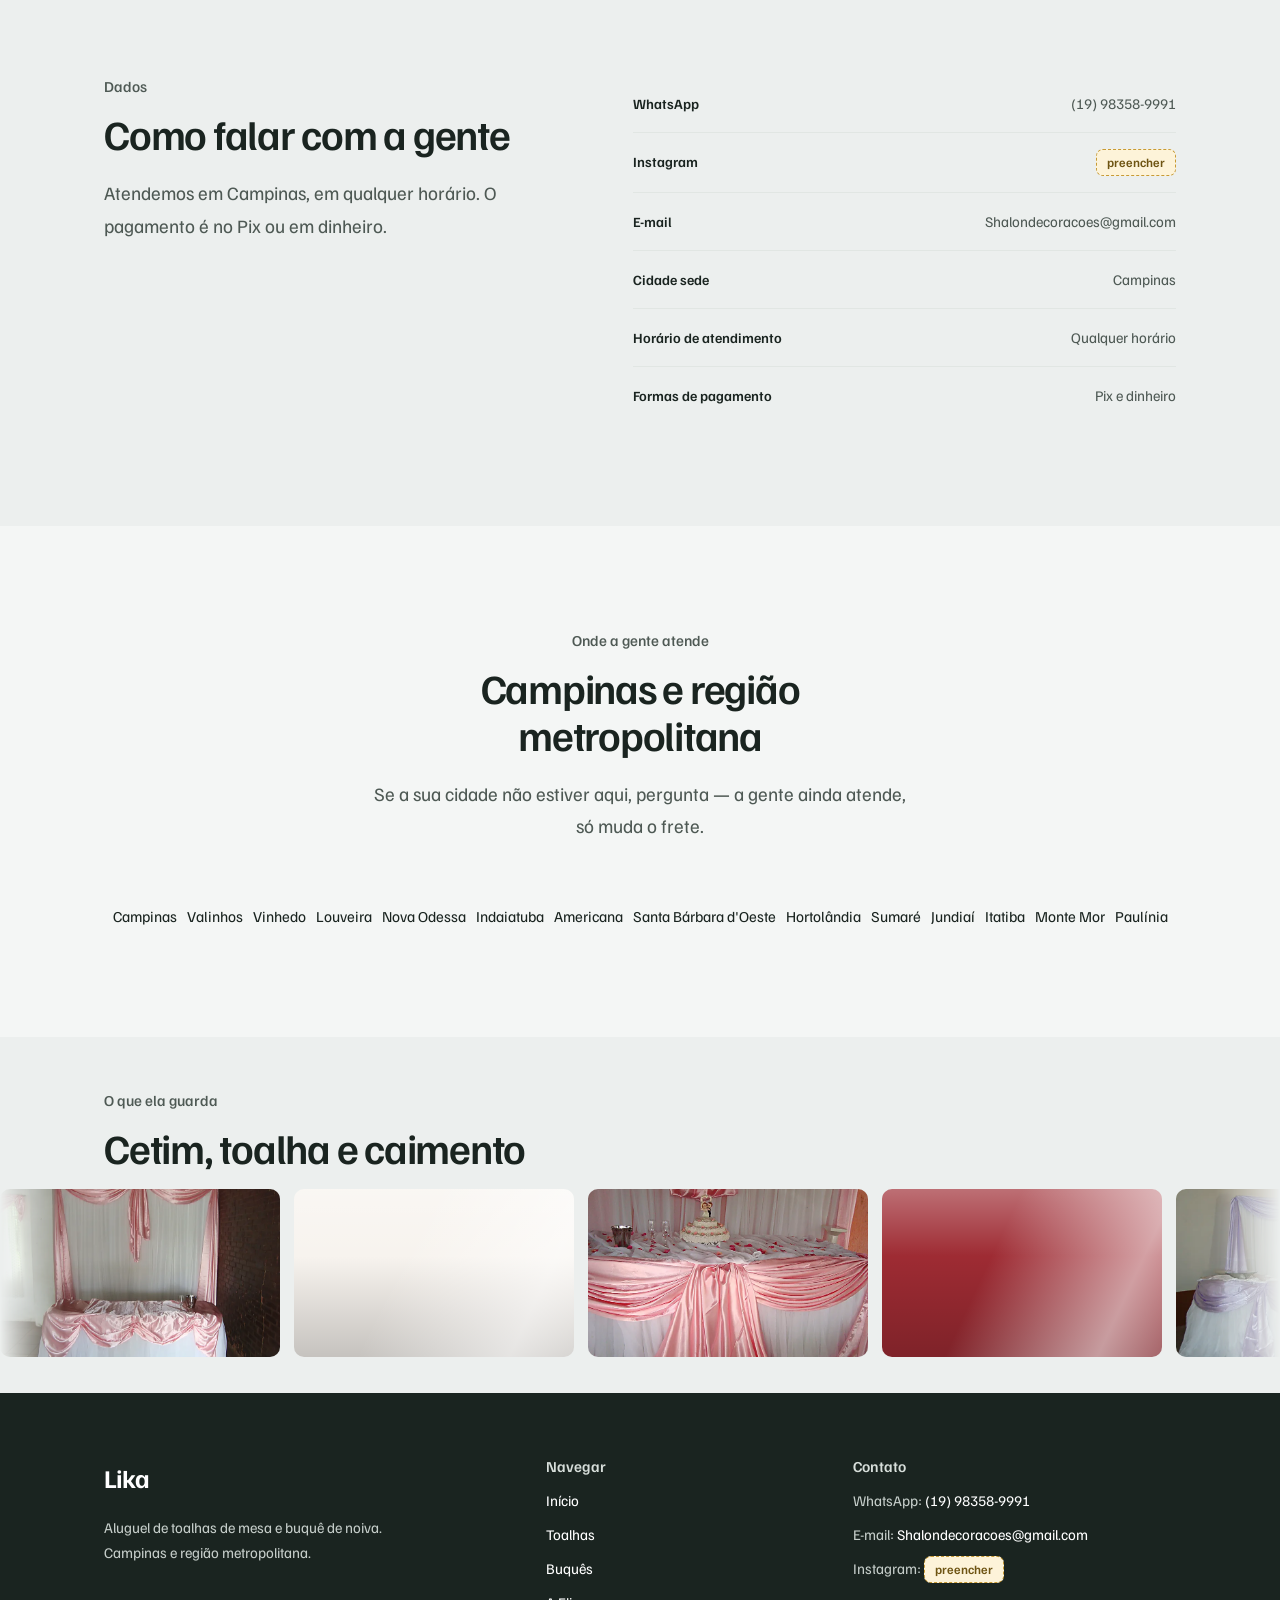
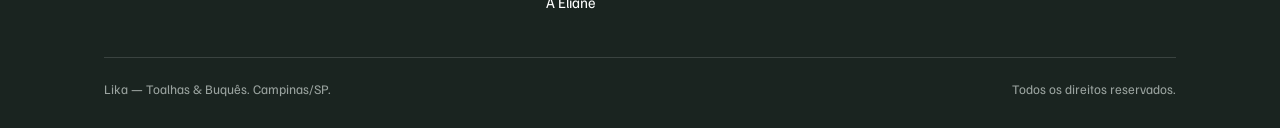
<file: contato.html>
<!DOCTYPE html>
<html lang="pt-BR">
<head>
<meta charset="utf-8">
<meta name="viewport" content="width=device-width,initial-scale=1">
<title>Contato e Orçamento | Lika · Campinas e região</title>
<meta name="description" content="Fale com a Lika para alugar toalhas de mesa ou encomendar buquê de noiva em Campinas e região metropolitana. Orçamento pelo WhatsApp.">
<meta name="theme-color" content="#701F8C">
<link rel="preconnect" href="https://fonts.googleapis.com">
<link rel="preconnect" href="https://fonts.gstatic.com" crossorigin>
<link href="https://fonts.googleapis.com/css2?family=Familjen+Grotesk:wght@400;500;600;700&display=swap" rel="stylesheet">
<link rel="stylesheet" href="css/estilo.css">
<link rel="icon" href="favicon.ico" sizes="any">
<link rel="icon" type="image/png" href="assets/favicon-32.png" sizes="32x32">
<link rel="icon" type="image/png" href="assets/favicon-192.png" sizes="192x192">
<link rel="apple-touch-icon" href="assets/apple-touch-icon.png">
<meta property="og:type" content="website">
<meta property="og:site_name" content="Lika — Toalhas &amp; Buquês">
<meta property="og:locale" content="pt_BR">
<meta property="og:title" content="Contato e Orçamento | Lika — Campinas e região">
<meta property="og:description" content="Peça seu orçamento de toalhas de mesa ou buquê de noiva pelo WhatsApp. Resposta com valor e disponibilidade da data.">
<meta property="og:image" content="https://codjeremias-cell.github.io/lika/assets/og-image.jpg">
<meta property="og:image:width" content="1200">
<meta property="og:image:height" content="630">
<meta property="og:image:alt" content="Mesas decoradas com toalhas — acervo Lika">
<meta name="twitter:card" content="summary_large_image">
<meta name="twitter:image" content="https://codjeremias-cell.github.io/lika/assets/og-image.jpg">
</head>
<body>

<header class="topo" id="topo">
  <div class="wrap">
    <a class="marca" href="index.html"><span class="nome">Lika</span><span class="sub">Toalhas &amp; Buquês</span></a>
    <nav>
      <a href="toalhas.html">Toalhas</a>
      <a href="buques.html">Buquês</a>
      <a href="sobre.html">A Eliane</a>
      <a href="index.html#como-funciona">Como funciona</a>
      <a href="contato.html" aria-current="page">Contato</a>
    </nav>
    <a class="btn btn--zap" href="#orcamento">Pedir orçamento</a>
  </div>
</header>

<section class="heroi">
  <div class="wrap wrap--estreito" style="text-align:center">
    <span class="olho olho--centro">Vamos conversar</span>
    <h1>Pede o seu orçamento</h1>
    <p class="lead" style="margin:0 auto">
      Sem cadastro, sem burocracia. Preenche o que você já sabe e a mensagem vai pronta pro WhatsApp —
      a gente responde com o valor e a disponibilidade da sua data.
    </p>
  </div>
</section>

<section id="orcamento" class="secao-papel">
  <div class="wrap">
    <div class="contato-grade">

      <div>
        <h2>É mais rápido no WhatsApp</h2>
        <p class="lead">
          Se preferir, chama direto. Só precisa ter em mãos três coisas:
        </p>
        <div class="passos" style="grid-template-columns:1fr;gap:16px">
          <div class="passo" style="padding:22px 24px">
            <h3 style="font-size:1.05rem">A data do evento</h3>
            <p>É a primeira coisa que a gente confere — se a data está livre.</p>
          </div>
          <div class="passo" style="padding:22px 24px">
            <h3 style="font-size:1.05rem">A cidade</h3>
            <p>Define o frete e se a gente consegue atender.</p>
          </div>
          <div class="passo" style="padding:22px 24px">
            <h3 style="font-size:1.05rem">Quantas mesas e quais cores</h3>
            <p>Ou, se for buquê, a flor e o estilo que você quer.</p>
          </div>
        </div>

        <div class="btns">
          <a class="btn btn--zap btn--g" href="#" data-zap>Chamar no WhatsApp</a>
        </div>
      </div>

      <div class="cartao-form">
        <h3 style="margin-bottom:.3em">Montar a mensagem</h3>
        <p style="color:var(--tinta-suave);font-size:.92rem">Preenche abaixo e o site abre o WhatsApp com tudo escrito. Nada é enviado sem você confirmar.</p>

        <form id="form-orcamento" novalidate style="margin-top:26px">
          <div class="campo">
            <label for="nome">Seu nome</label>
            <input id="nome" name="nome" type="text" required placeholder="Como podemos te chamar?">
          </div>

          <div class="campo">
            <label for="contato">Seu WhatsApp com DDD</label>
            <input id="contato" name="contato" type="tel" required placeholder="(19) 9 9999-9999">
          </div>

          <div class="dupla">
            <div class="campo">
              <label for="data">Data do evento</label>
              <input id="data" name="data" type="date">
            </div>
            <div class="campo">
              <label for="cidade">Cidade</label>
              <input id="cidade" name="cidade" type="text" placeholder="ex.: Valinhos">
            </div>
          </div>

          <div class="campo">
            <label for="assunto">O que você precisa</label>
            <select id="assunto" name="assunto">
              <option>Toalhas de mesa</option>
              <option>Buquê de noiva</option>
              <option>Toalhas e buquê</option>
              <option>Cor sob encomenda</option>
              <option>Outro</option>
            </select>
          </div>

          <div class="campo">
            <label for="msg">Detalhes</label>
            <textarea id="msg" name="msg" placeholder="ex.: 12 toalhas brancas 1,50x1,50 e 6 lilás 0,80x0,80. E um buquê de rosa branca."></textarea>
          </div>

          <button class="btn btn--zap btn--g" type="submit" style="width:100%">Enviar pelo WhatsApp</button>
          <p style="margin:14px 0 0;font-size:.8rem;color:var(--tinta-suave);text-align:center">
            O botão abre o WhatsApp com a mensagem montada.
          </p>
        </form>
      </div>

    </div>
  </div>
</section>

<section class="secao-creme2">
  <div class="wrap">
    <div class="contato-grade">
      <div>
        <span class="olho">Dados</span>
        <h2>Como falar com a gente</h2>
        <p class="lead">Atendemos em Campinas, em qualquer horário. O pagamento é no Pix ou em dinheiro.</p>
      </div>
      <div>
        <ul class="lista-dados">
          <li><span class="k">WhatsApp</span><span class="v"><a href="https://wa.me/5519983589991" data-zap>(19) 98358-9991</a></span></li>
          <li><span class="k">Instagram</span><span class="v"><span class="pend">preencher</span></span></li>
          <li><span class="k">E-mail</span><span class="v"><a href="mailto:Shalondecoracoes@gmail.com" data-email>Shalondecoracoes@gmail.com</a></span></li>
          <li><span class="k">Cidade sede</span><span class="v">Campinas</span></li>
          <li><span class="k">Horário de atendimento</span><span class="v">Qualquer horário</span></li>
          <li><span class="k">Formas de pagamento</span><span class="v">Pix e dinheiro</span></li>
        </ul>
      </div>
    </div>
  </div>
</section>

<section>
  <div class="wrap">
    <div class="cabeca cabeca--centro">
      <span class="olho olho--centro">Onde a gente atende</span>
      <h2>Campinas e região metropolitana</h2>
      <p class="lead" style="margin:0 auto">Se a sua cidade não estiver aqui, pergunta — a gente ainda atende, só muda o frete.</p>
    </div>
    <div class="cidades" style="justify-content:center">
      <span>Campinas</span><span>Valinhos</span><span>Vinhedo</span><span>Louveira</span>
      <span>Nova Odessa</span><span>Indaiatuba</span><span>Americana</span>
      <span>Santa Bárbara d'Oeste</span><span>Hortolândia</span><span>Sumaré</span>
      <span>Jundiaí</span><span>Itatiba</span><span>Monte Mor</span><span>Paulínia</span>
    </div>
  </div>
</section>

<section class="passarela">
  <div class="wrap passarela-topo">
    <p class="olho">O que ela guarda</p>
    <h2>Cetim, toalha e caimento</h2>
  </div>
  <div class="passarela-janela" aria-hidden="true">
    <div class="passarela-trilho">
      <figure><img src="assets/fotos/forracao-02.webp" alt=""></figure>
      <figure class="pano" style="--pano:#F7F3EE"></figure>
      <figure><img src="assets/fotos/mesa-novos-01.webp" alt=""></figure>
      <figure class="pano" style="--pano:#9E2B33"></figure>
      <figure><img src="assets/fotos/forracao-01.webp" alt=""></figure>
      <figure class="pano" style="--pano:#B6A0C9"></figure>
      <figure class="pano" style="--pano:#6B7F5B"></figure>
      <figure class="pano" style="--pano:#64769B"></figure>
      <figure class="pano" style="--pano:#E48BB0"></figure>
      <figure><img src="assets/fotos/forracao-02.webp" alt=""></figure>
      <figure class="pano" style="--pano:#F7F3EE"></figure>
      <figure><img src="assets/fotos/mesa-novos-01.webp" alt=""></figure>
      <figure class="pano" style="--pano:#9E2B33"></figure>
      <figure><img src="assets/fotos/forracao-01.webp" alt=""></figure>
      <figure class="pano" style="--pano:#B6A0C9"></figure>
      <figure class="pano" style="--pano:#6B7F5B"></figure>
      <figure class="pano" style="--pano:#64769B"></figure>
      <figure class="pano" style="--pano:#E48BB0"></figure>
    </div>
  </div>
</section>

<footer class="rodape">
  <div class="wrap">
    <div class="grade">
      <div>
        <a class="marca" href="index.html"><span class="nome">Lika</span></a>
        <p style="margin-top:14px">Aluguel de toalhas de mesa e buquê de noiva.<br>Campinas e região metropolitana.</p>
      </div>
      <div>
        <h4>Navegar</h4>
        <ul>
          <li><a href="index.html">Início</a></li>
          <li><a href="toalhas.html">Toalhas</a></li>
          <li><a href="buques.html">Buquês</a></li>
          <li><a href="sobre.html">A Eliane</a></li>
        </ul>
      </div>
      <div>
        <h4>Contato</h4>
        <ul>
          <li>WhatsApp: <a href="https://wa.me/5519983589991" target="_blank" rel="noopener">(19) 98358-9991</a></li>
          <li>E-mail: <a href="mailto:Shalondecoracoes@gmail.com">Shalondecoracoes@gmail.com</a></li>
          <li>Instagram: <span class="pend">preencher</span></li>
        </ul>
      </div>
    </div>
    <div class="base"><span>Lika — Toalhas &amp; Buquês. Campinas/SP.</span><span>Todos os direitos reservados.</span></div>
  </div>
</footer>

<a class="zap-fixo" href="#" data-zap aria-label="Falar no WhatsApp">
  <svg viewBox="0 0 24 24" fill="currentColor" aria-hidden="true"><path d="M12.04 2C6.58 2 2.13 6.45 2.13 11.91c0 1.75.46 3.45 1.32 4.95L2 22l5.25-1.38a9.9 9.9 0 004.79 1.22h.01c5.46 0 9.91-4.45 9.91-9.91 0-2.65-1.03-5.14-2.9-7.01A9.82 9.82 0 0012.04 2m0 1.67c2.2 0 4.27.86 5.83 2.41a8.2 8.2 0 012.41 5.83c0 4.54-3.7 8.24-8.25 8.24a8.2 8.2 0 01-4.19-1.15l-.3-.18-3.12.82.83-3.04-.2-.31a8.2 8.2 0 01-1.26-4.38c0-4.54 3.7-8.24 8.25-8.24M8.53 7.33c-.17 0-.43.06-.66.31-.22.25-.87.85-.87 2.07s.89 2.4 1.01 2.56c.13.17 1.75 2.67 4.23 3.74.59.26 1.05.41 1.41.52.59.19 1.13.16 1.56.1.48-.07 1.46-.6 1.67-1.18.21-.58.21-1.07.14-1.18-.06-.11-.22-.17-.46-.29s-1.46-.72-1.69-.8c-.22-.09-.39-.13-.55.12-.17.25-.64.8-.78.97-.14.16-.29.18-.53.06-.25-.13-1.04-.39-1.99-1.23-.73-.66-1.23-1.47-1.37-1.72-.14-.25-.02-.38.11-.51.11-.11.29-.29.43-.43.15-.14.19-.25.29-.41.09-.17.05-.31-.03-.43-.07-.13-.55-1.34-.76-1.83-.2-.48-.4-.42-.55-.43-.14-.01-.3-.01-.46-.01z"/></svg>
  <b>Falar agora</b>
</a>

<script>
/* ============================================================
   CONFIGURACAO — troque as duas linhas abaixo
   ============================================================ */
const NUMERO_WHATSAPP = "5519983589991";   /* (19) 98358-9991 */
const EMAIL = "Shalondecoracoes@gmail.com";

const zapUrl = "https://wa.me/" + NUMERO_WHATSAPP;
const numeroConfigurado = NUMERO_WHATSAPP !== "5519999999999";

document.querySelectorAll("[data-zap]").forEach(a => {
  a.href = zapUrl; a.target = "_blank"; a.rel = "noopener";
  if (!numeroConfigurado) {
    a.addEventListener("click", e => { e.preventDefault(); alert("O WhatsApp da Lika ainda não foi cadastrado.\n\nAbra o arquivo contato.html e troque a linha:\n\nconst NUMERO_WHATSAPP = \"...\""); });
  }
});

document.querySelectorAll("[data-email]").forEach(a => { a.href = "mailto:" + EMAIL; });

const form = document.getElementById("form-orcamento");
form.addEventListener("submit", function (e) {
  e.preventDefault();
  if (!numeroConfigurado) { alert("O WhatsApp da Lika ainda não foi cadastrado.\n\nAbra o arquivo contato.html e troque a linha:\n\nconst NUMERO_WHATSAPP = \"...\""); return; }
  const g = id => (document.getElementById(id).value || "").trim();
  const txt = [
    "Olá! Vim pelo site da Lika.",
    "",
    "Nome: " + g("nome"),
    "Meu WhatsApp: " + g("contato"),
    "Data do evento: " + (g("data") ? g("data").split("-").reverse().join("/") : "a definir"),
    "Cidade: " + (g("cidade") || "a definir"),
    "Assunto: " + g("assunto"),
    "",
    "Detalhes: " + (g("msg") || "-")
  ].join("\n");
  window.open(zapUrl + "?text=" + encodeURIComponent(txt), "_blank", "noopener");
});

/* topo e animacoes */
const t = document.getElementById("topo");
addEventListener("scroll", () => t.classList.toggle("rolou", scrollY > 8), { passive: true });
const obs = new IntersectionObserver(es => es.forEach(e => { if (e.isIntersecting) { e.target.classList.add("visivel"); obs.unobserve(e.target); } }), { threshold: .1 });
document.querySelectorAll(".passo, .cta, .cartao-form, .lista-dados").forEach(el => { el.classList.add("revelar"); obs.observe(el); });
</script>
<script src="js/passar.js"></script>
</body>
</html>
</file>
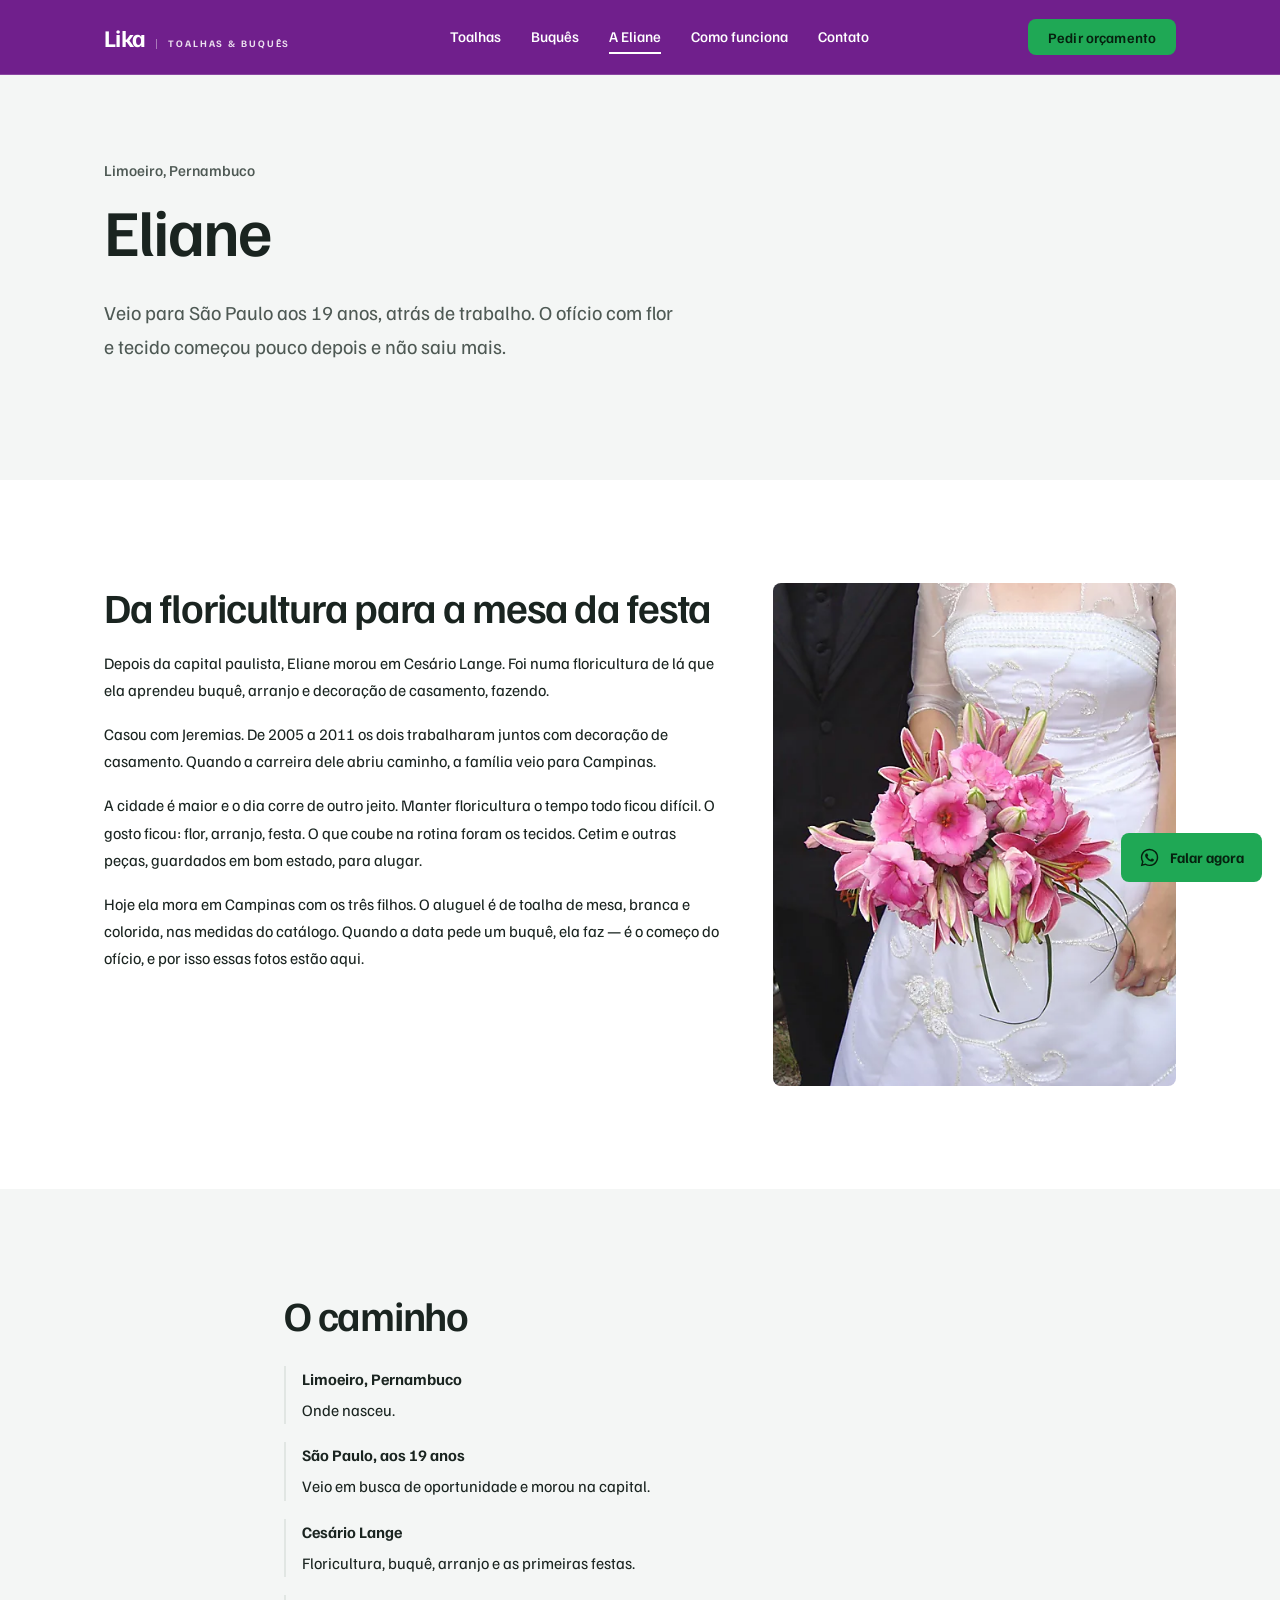
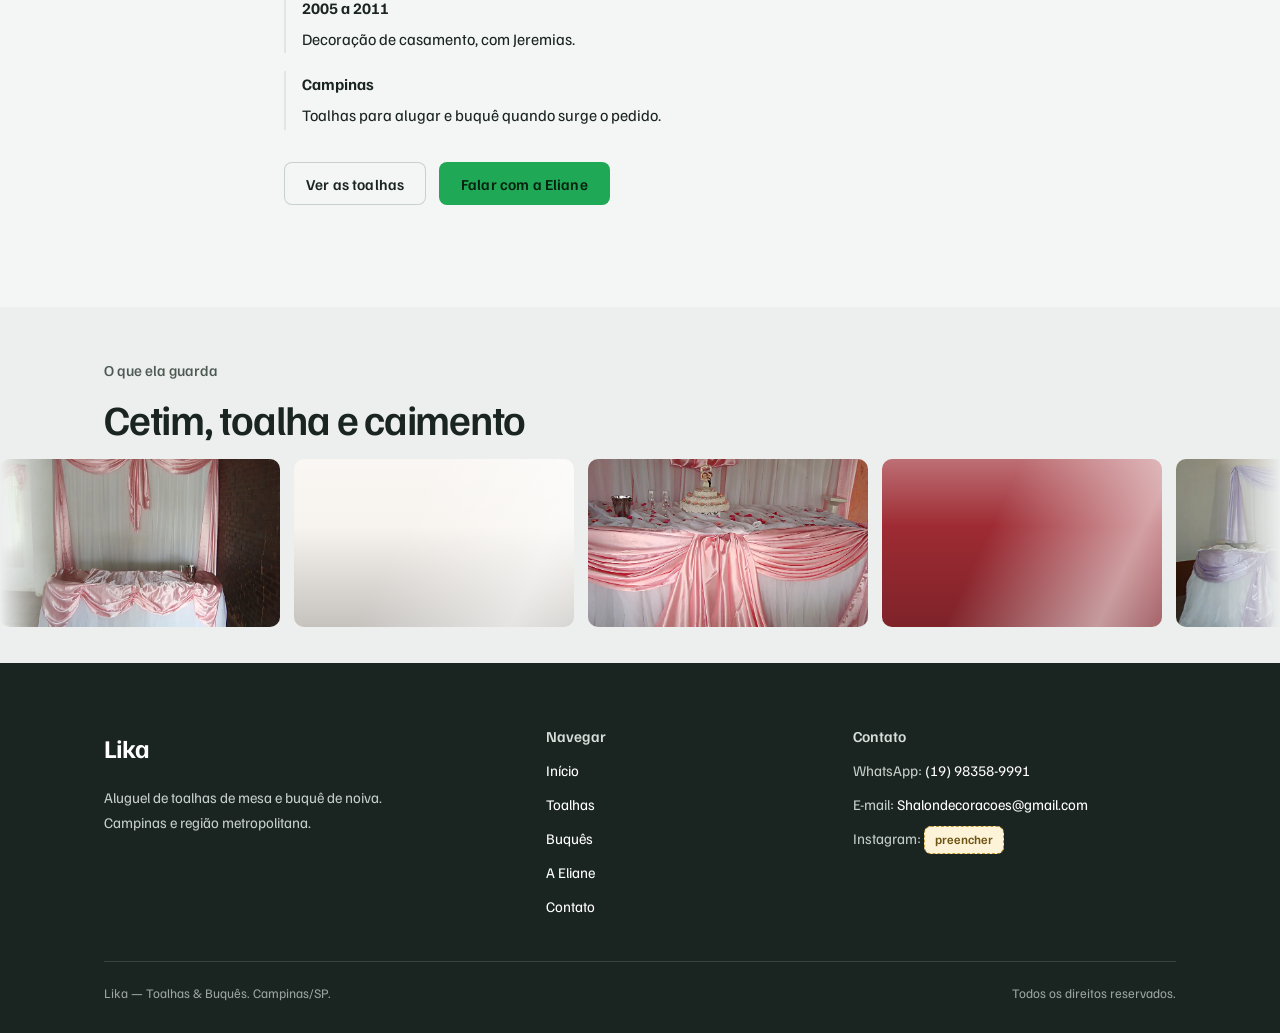
<file: sobre.html>
<!DOCTYPE html>
<html lang="pt-BR">
<head>
<meta charset="utf-8">
<meta name="viewport" content="width=device-width,initial-scale=1">
<title>A Eliane | Lika · Campinas</title>
<meta name="description" content="Eliane nasceu em Limoeiro, Pernambuco. Aprendeu buquê e arranjo em Cesário Lange, decorou casamento até 2011 e hoje aluga toalhas de mesa em Campinas.">
<meta name="theme-color" content="#701F8C">
<link rel="preconnect" href="https://fonts.googleapis.com">
<link rel="preconnect" href="https://fonts.gstatic.com" crossorigin>
<link href="https://fonts.googleapis.com/css2?family=Familjen+Grotesk:wght@400;500;600;700&display=swap" rel="stylesheet">
<link rel="stylesheet" href="css/estilo.css">
<link rel="icon" href="favicon.ico" sizes="any">
<link rel="icon" type="image/png" href="assets/favicon-32.png" sizes="32x32">
<link rel="icon" type="image/png" href="assets/favicon-192.png" sizes="192x192">
<link rel="apple-touch-icon" href="assets/apple-touch-icon.png">
<meta property="og:type" content="website">
<meta property="og:site_name" content="Lika — Toalhas &amp; Buquês">
<meta property="og:locale" content="pt_BR">
<meta property="og:title" content="A Eliane | Lika — Campinas">
<meta property="og:description" content="De Limoeiro para Campinas: floricultura, decoração de casamento e, hoje, aluguel de toalhas e buquê sob encomenda.">
<meta property="og:image" content="https://codjeremias-cell.github.io/lika/assets/og-image.jpg">
<meta property="og:image:width" content="1200">
<meta property="og:image:height" content="630">
<meta property="og:image:alt" content="Buquê do acervo da Eliane">
<meta name="twitter:card" content="summary_large_image">
<meta name="twitter:image" content="https://codjeremias-cell.github.io/lika/assets/og-image.jpg">
</head>
<body>

<header class="topo" id="topo">
  <div class="wrap">
    <a class="marca" href="index.html"><span class="nome">Lika</span><span class="sub">Toalhas &amp; Buquês</span></a>
    <nav>
      <a href="toalhas.html">Toalhas</a>
      <a href="buques.html">Buquês</a>
      <a href="sobre.html" aria-current="page">A Eliane</a>
      <a href="index.html#como-funciona">Como funciona</a>
      <a href="contato.html">Contato</a>
    </nav>
    <a class="btn btn--zap" href="contato.html#orcamento">Pedir orçamento</a>
  </div>
</header>

<section class="heroi">
  <div class="wrap">
    <p class="olho">Limoeiro, Pernambuco</p>
    <h1>Eliane</h1>
    <p class="lead">Veio para São Paulo aos 19 anos, atrás de trabalho. O ofício com flor e tecido começou pouco depois e não saiu mais.</p>
  </div>
</section>

<section class="secao-papel">
  <div class="wrap historia">
    <div>
      <h2>Da floricultura para a mesa da festa</h2>
      <p>Depois da capital paulista, Eliane morou em Cesário Lange. Foi numa floricultura de lá que ela aprendeu buquê, arranjo e decoração de casamento, fazendo.</p>
      <p>Casou com Jeremias. De 2005 a 2011 os dois trabalharam juntos com decoração de casamento. Quando a carreira dele abriu caminho, a família veio para Campinas.</p>
      <p>A cidade é maior e o dia corre de outro jeito. Manter floricultura o tempo todo ficou difícil. O gosto ficou: flor, arranjo, festa. O que coube na rotina foram os tecidos. Cetim e outras peças, guardados em bom estado, para alugar.</p>
      <p class="mb0">Hoje ela mora em Campinas com os três filhos. O aluguel é de toalha de mesa, branca e colorida, nas medidas do catálogo. Quando a data pede um buquê, ela faz — é o começo do ofício, e por isso essas fotos estão aqui.</p>
    </div>
    <figure>
      <img src="assets/fotos/noiva-buque-01.webp" alt="Noiva com buquê, do acervo da Eliane" width="900" height="1125">
    </figure>
  </div>
</section>

<section>
  <div class="wrap wrap--estreito">
    <h2>O caminho</h2>
    <ol class="linha-tempo">
      <li><b>Limoeiro, Pernambuco</b> Onde nasceu.</li>
      <li><b>São Paulo, aos 19 anos</b> Veio em busca de oportunidade e morou na capital.</li>
      <li><b>Cesário Lange</b> Floricultura, buquê, arranjo e as primeiras festas.</li>
      <li><b>2005 a 2011</b> Decoração de casamento, com Jeremias.</li>
      <li><b>Campinas</b> Toalhas para alugar e buquê quando surge o pedido.</li>
    </ol>
    <div class="btns">
      <a class="btn btn--vazio" href="toalhas.html">Ver as toalhas</a>
      <a class="btn btn--zap" href="contato.html#orcamento">Falar com a Eliane</a>
    </div>
  </div>
</section>

<section class="passarela">
  <div class="wrap passarela-topo">
    <p class="olho">O que ela guarda</p>
    <h2>Cetim, toalha e caimento</h2>
  </div>
  <div class="passarela-janela" aria-hidden="true">
    <div class="passarela-trilho">
      <figure><img src="assets/fotos/forracao-02.webp" alt=""></figure>
      <figure class="pano" style="--pano:#F7F3EE"></figure>
      <figure><img src="assets/fotos/mesa-novos-01.webp" alt=""></figure>
      <figure class="pano" style="--pano:#9E2B33"></figure>
      <figure><img src="assets/fotos/forracao-01.webp" alt=""></figure>
      <figure class="pano" style="--pano:#B6A0C9"></figure>
      <figure class="pano" style="--pano:#6B7F5B"></figure>
      <figure class="pano" style="--pano:#64769B"></figure>
      <figure class="pano" style="--pano:#E48BB0"></figure>
      <figure><img src="assets/fotos/forracao-02.webp" alt=""></figure>
      <figure class="pano" style="--pano:#F7F3EE"></figure>
      <figure><img src="assets/fotos/mesa-novos-01.webp" alt=""></figure>
      <figure class="pano" style="--pano:#9E2B33"></figure>
      <figure><img src="assets/fotos/forracao-01.webp" alt=""></figure>
      <figure class="pano" style="--pano:#B6A0C9"></figure>
      <figure class="pano" style="--pano:#6B7F5B"></figure>
      <figure class="pano" style="--pano:#64769B"></figure>
      <figure class="pano" style="--pano:#E48BB0"></figure>
    </div>
  </div>
</section>

<footer class="rodape">
  <div class="wrap">
    <div class="grade">
      <div>
        <a class="marca" href="index.html"><span class="nome">Lika</span></a>
        <p style="margin-top:14px">Aluguel de toalhas de mesa e buquê de noiva.<br>Campinas e região metropolitana.</p>
      </div>
      <div>
        <h4>Navegar</h4>
        <ul>
          <li><a href="index.html">Início</a></li>
          <li><a href="toalhas.html">Toalhas</a></li>
          <li><a href="buques.html">Buquês</a></li>
          <li><a href="sobre.html">A Eliane</a></li>
          <li><a href="contato.html">Contato</a></li>
        </ul>
      </div>
      <div>
        <h4>Contato</h4>
        <ul>
          <li>WhatsApp: <a href="https://wa.me/5519983589991" target="_blank" rel="noopener">(19) 98358-9991</a></li>
          <li>E-mail: <a href="mailto:Shalondecoracoes@gmail.com">Shalondecoracoes@gmail.com</a></li>
          <li>Instagram: <span class="pend">preencher</span></li>
        </ul>
      </div>
    </div>
    <div class="base"><span>Lika — Toalhas &amp; Buquês. Campinas/SP.</span><span>Todos os direitos reservados.</span></div>
  </div>
</footer>

<a class="zap-fixo" href="contato.html#orcamento" aria-label="Falar no WhatsApp">
  <svg viewBox="0 0 24 24" fill="currentColor" aria-hidden="true"><path d="M12.04 2C6.58 2 2.13 6.45 2.13 11.91c0 1.75.46 3.45 1.32 4.95L2 22l5.25-1.38a9.9 9.9 0 004.79 1.22h.01c5.46 0 9.91-4.45 9.91-9.91 0-2.65-1.03-5.14-2.9-7.01A9.82 9.82 0 0012.04 2m0 1.67c2.2 0 4.27.86 5.83 2.41a8.2 8.2 0 012.41 5.83c0 4.54-3.7 8.24-8.25 8.24a8.2 8.2 0 01-4.19-1.15l-.3-.18-3.12.82.83-3.04-.2-.31a8.2 8.2 0 01-1.26-4.38c0-4.54 3.7-8.24 8.25-8.24M8.53 7.33c-.17 0-.43.06-.66.31-.22.25-.87.85-.87 2.07s.89 2.4 1.01 2.56c.13.17 1.75 2.67 4.23 3.74.59.26 1.05.41 1.41.52.59.19 1.13.16 1.56.1.48-.07 1.46-.6 1.67-1.18.21-.58.21-1.07.14-1.18-.06-.11-.22-.17-.46-.29s-1.46-.72-1.69-.8c-.22-.09-.39-.13-.55.12-.17.25-.64.8-.78.97-.14.16-.29.18-.53.06-.25-.13-1.04-.39-1.99-1.23-.73-.66-1.23-1.47-1.37-1.72-.14-.25-.02-.38.11-.51.11-.11.29-.29.43-.43.15-.14.19-.25.29-.41.09-.17.05-.31-.03-.43-.07-.13-.55-1.34-.76-1.83-.2-.48-.4-.42-.55-.43-.14-.01-.3-.01-.46-.01z"/></svg>
  <b>Falar agora</b>
</a>

<script>
const t=document.getElementById("topo");
addEventListener("scroll",()=>t.classList.toggle("rolou",scrollY>8),{passive:true});
</script>
<script src="js/passar.js"></script>
</body>
</html>
</file>
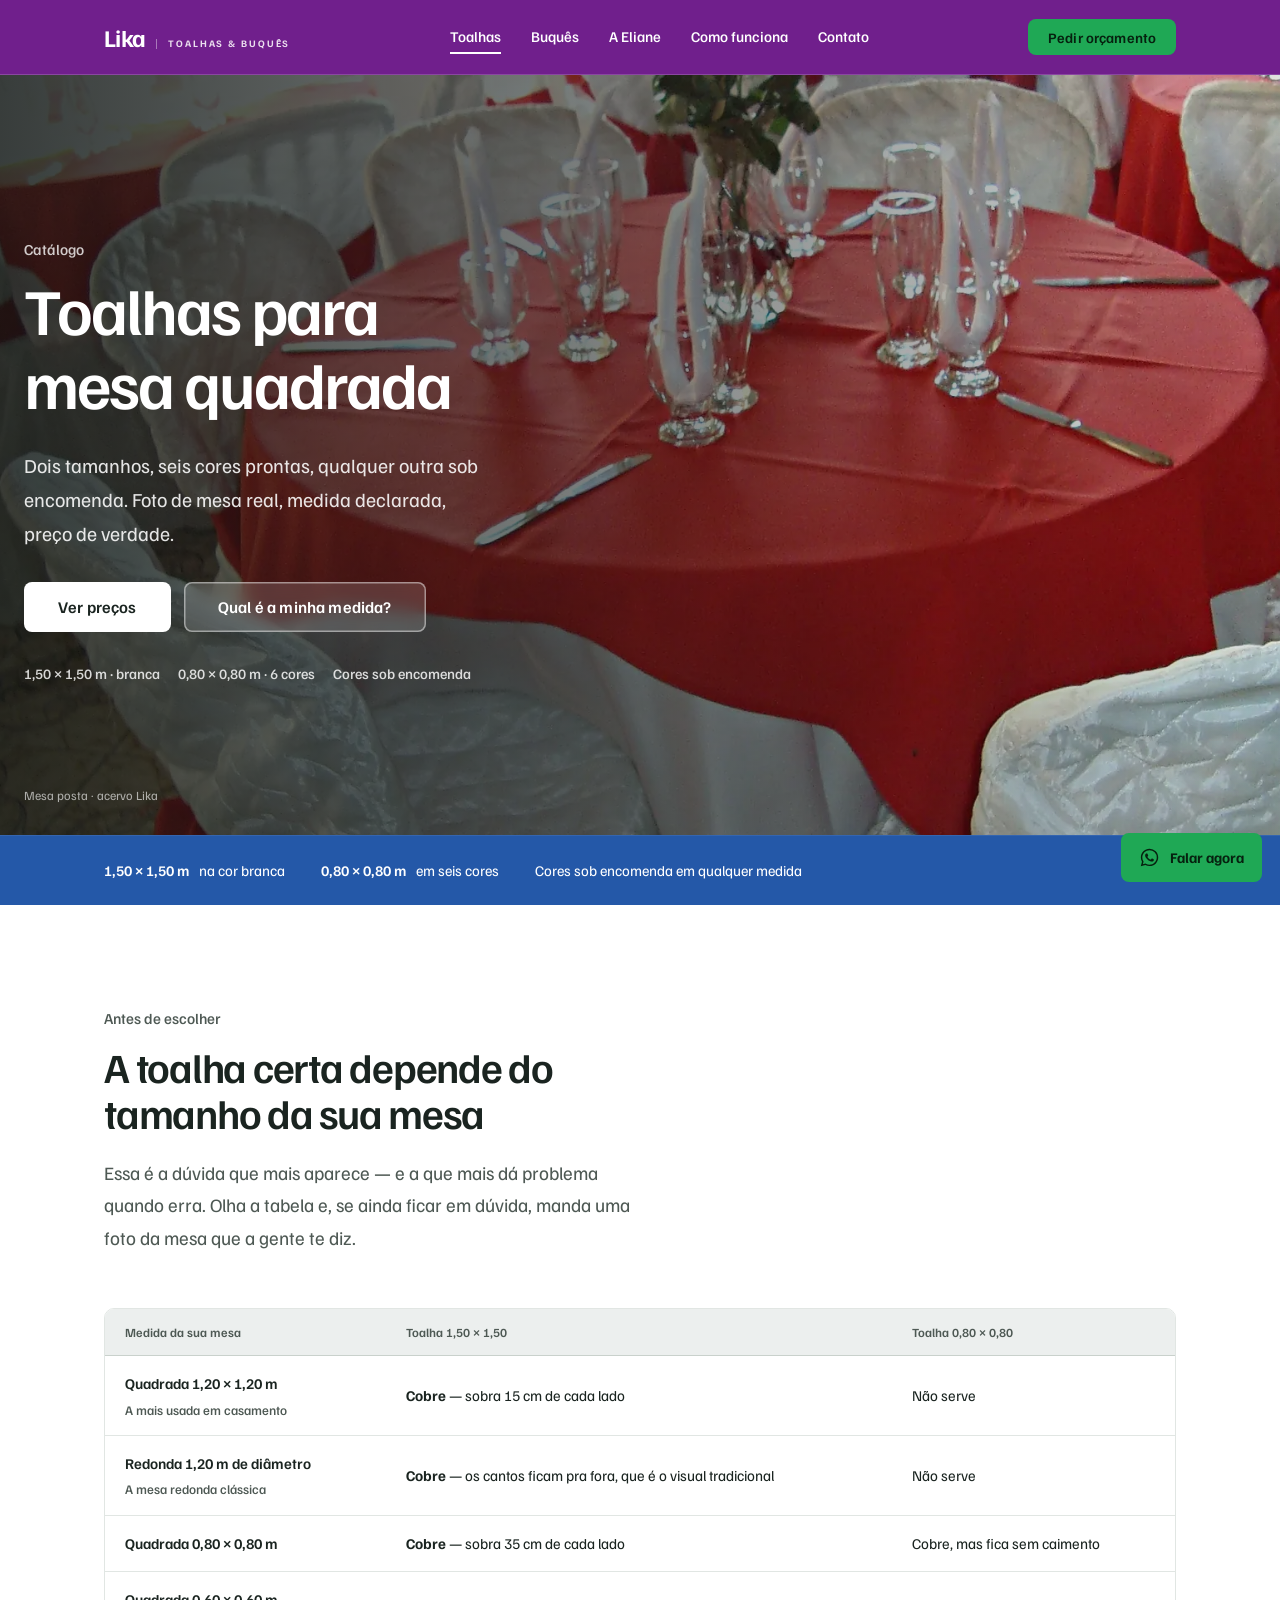
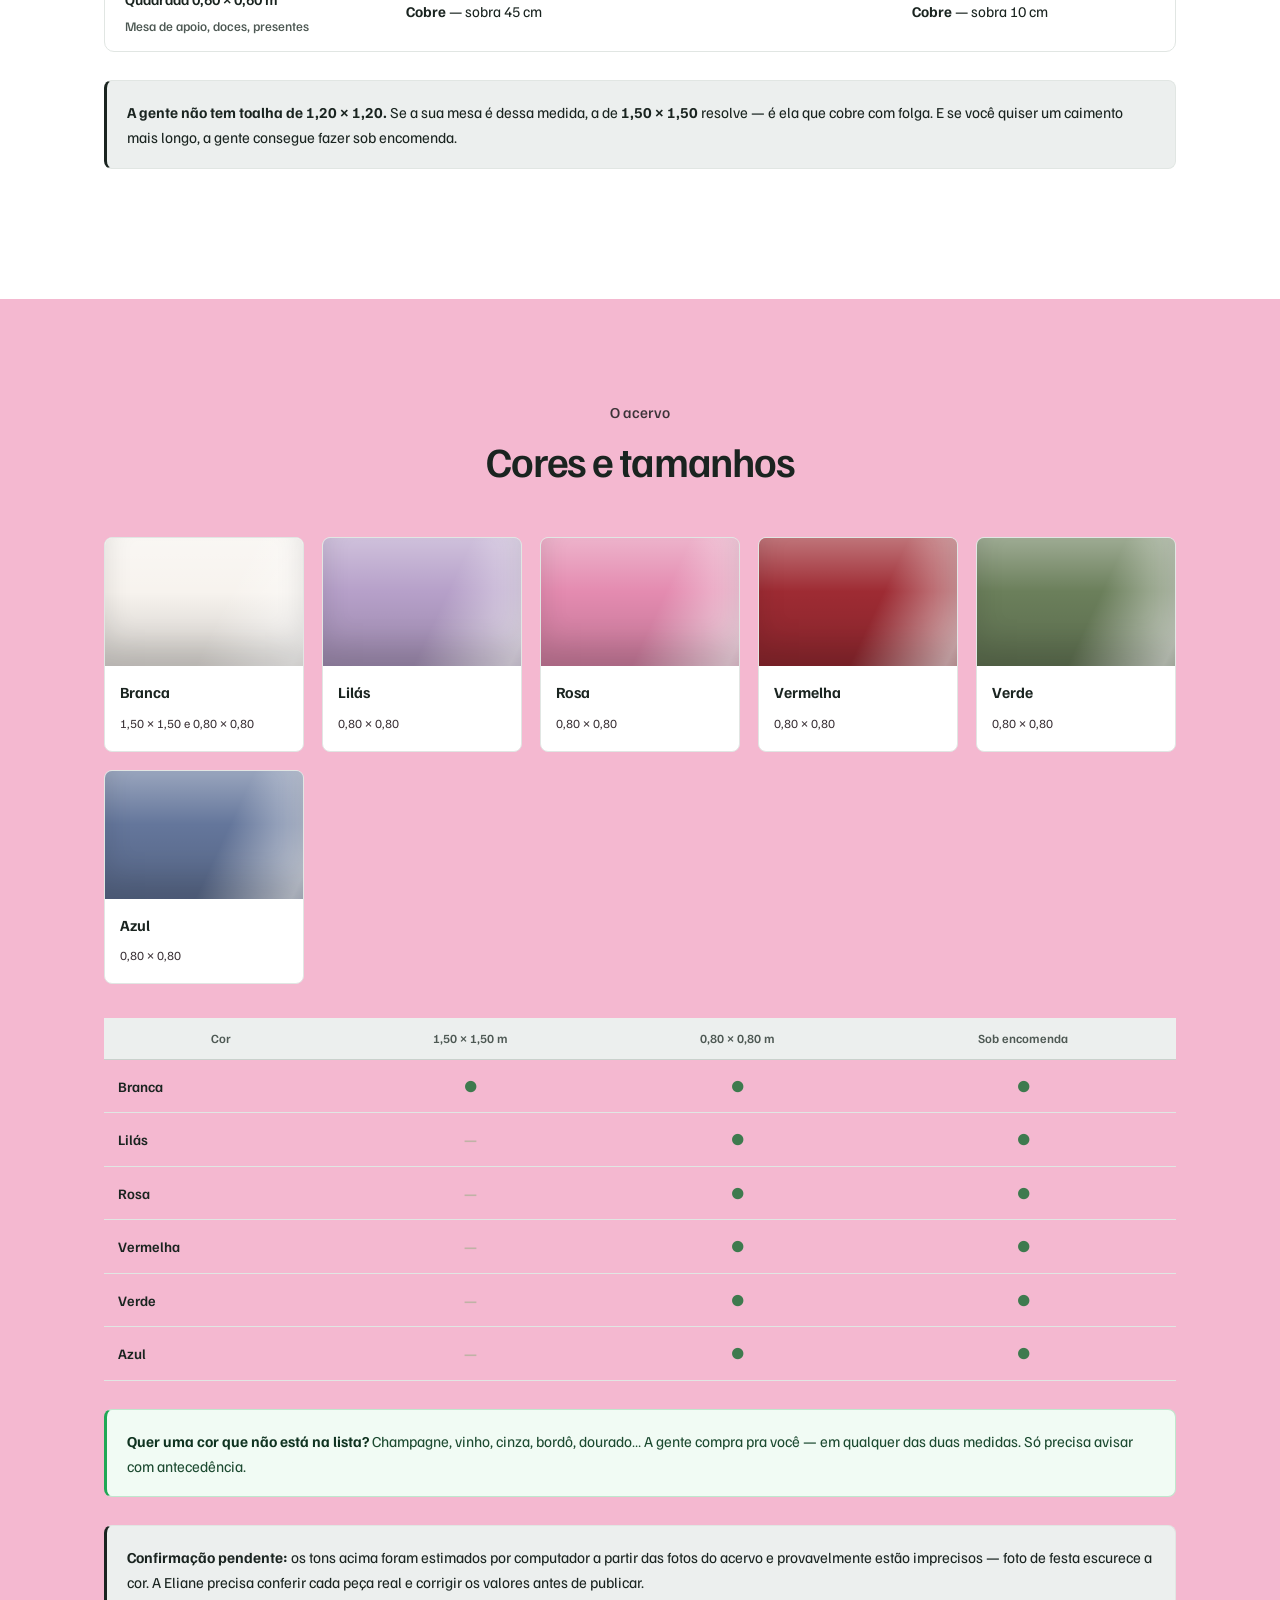
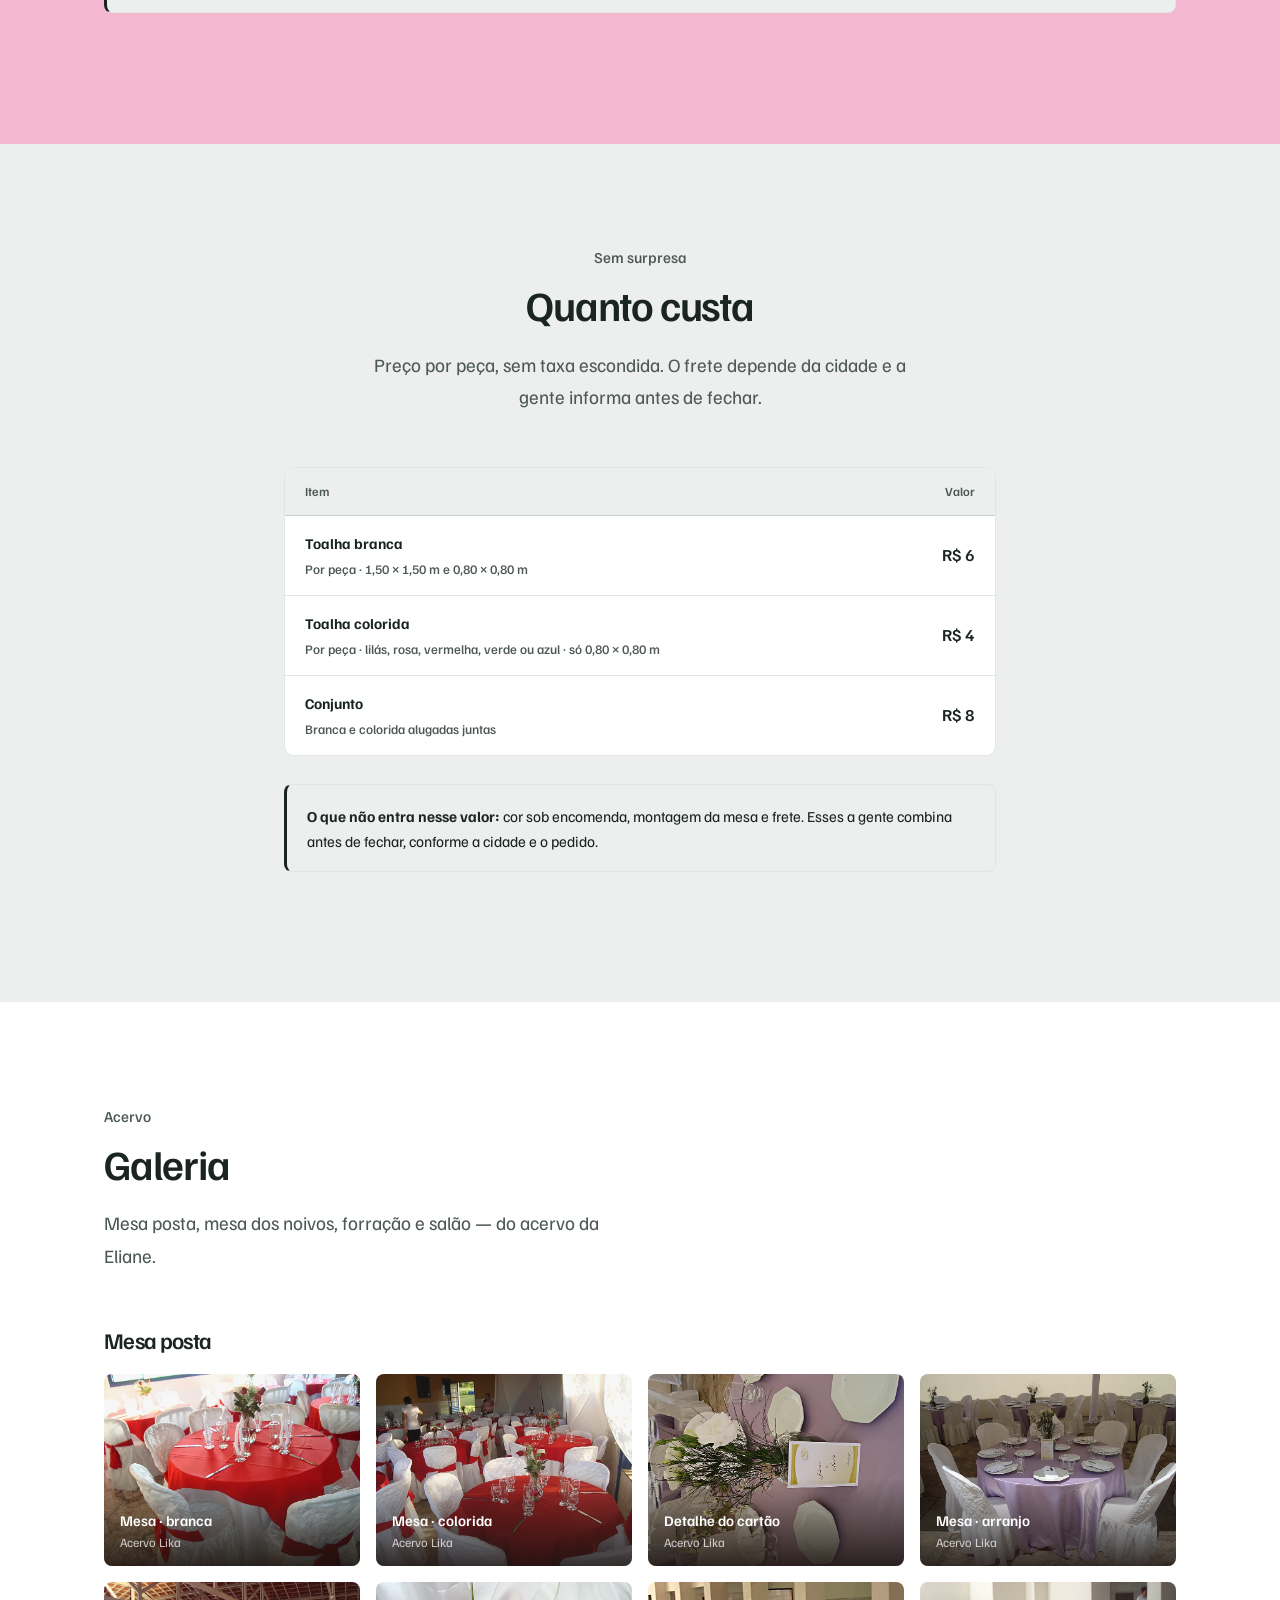
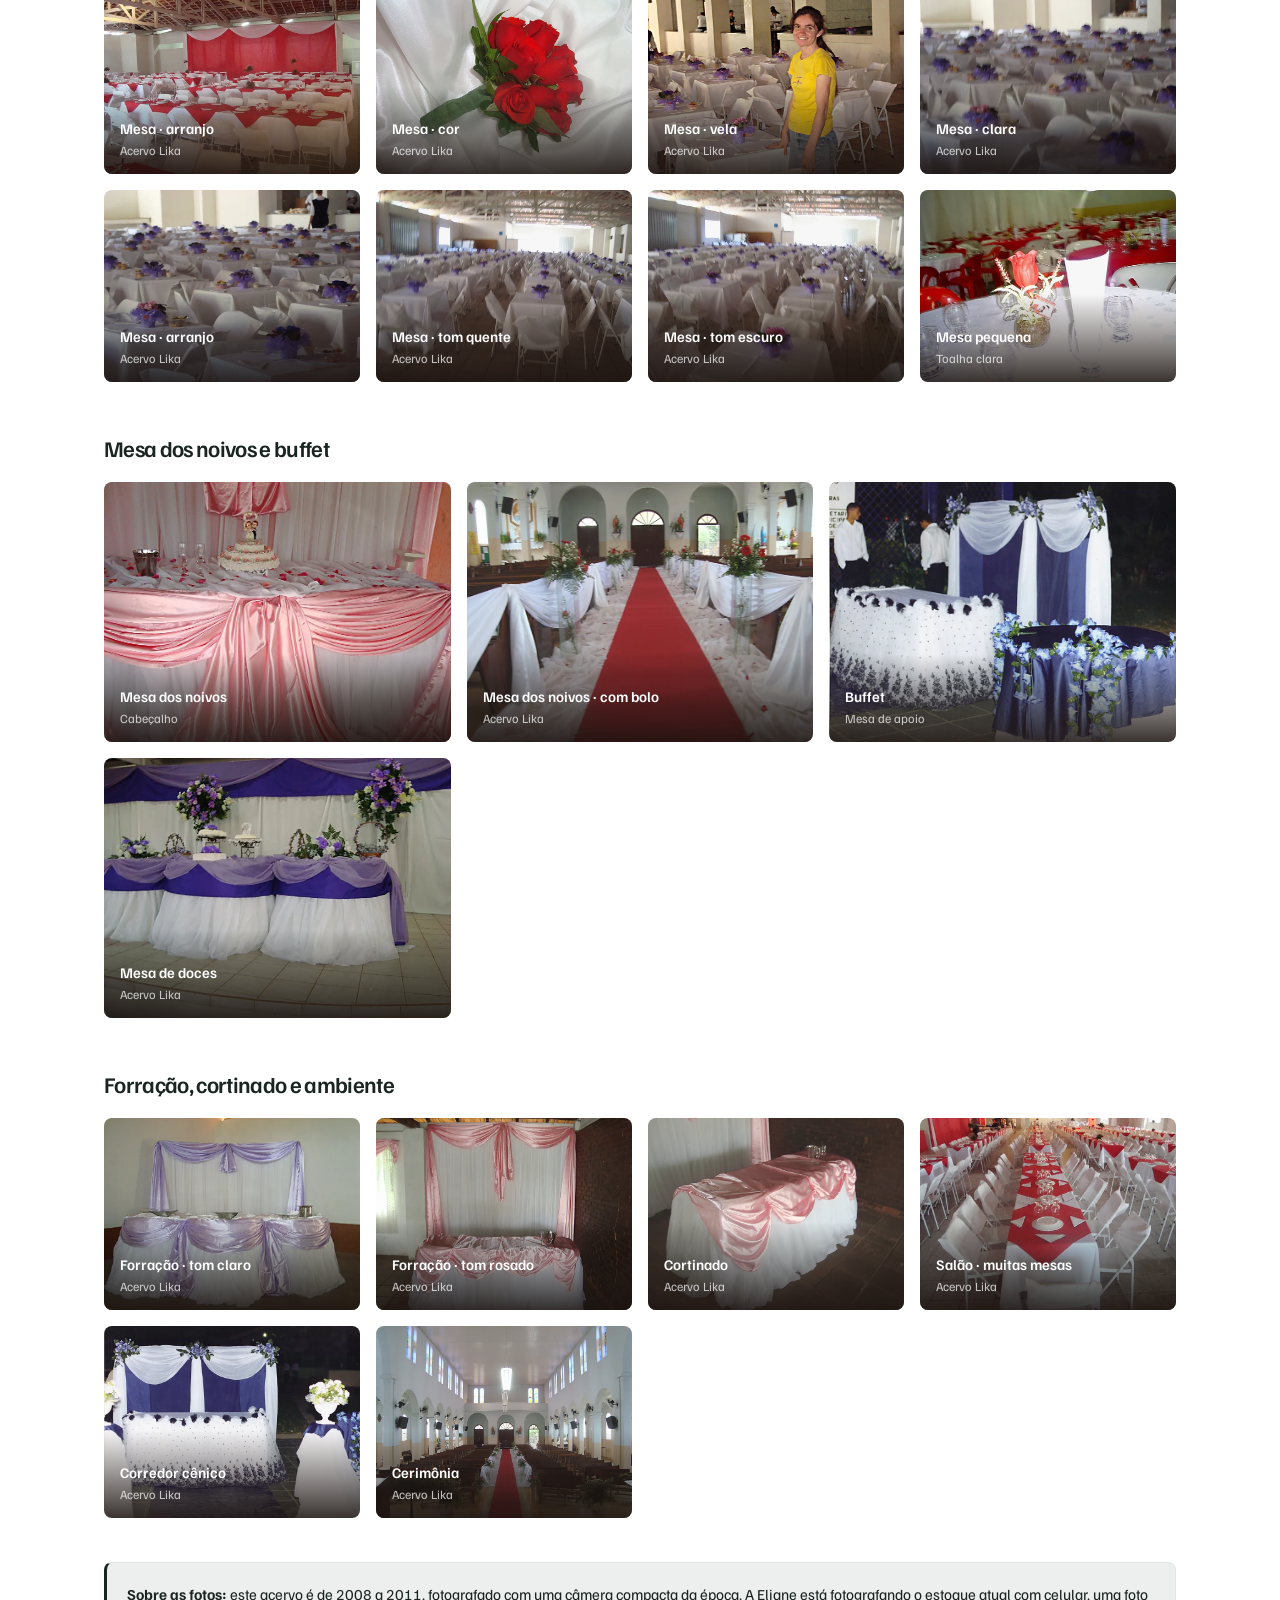
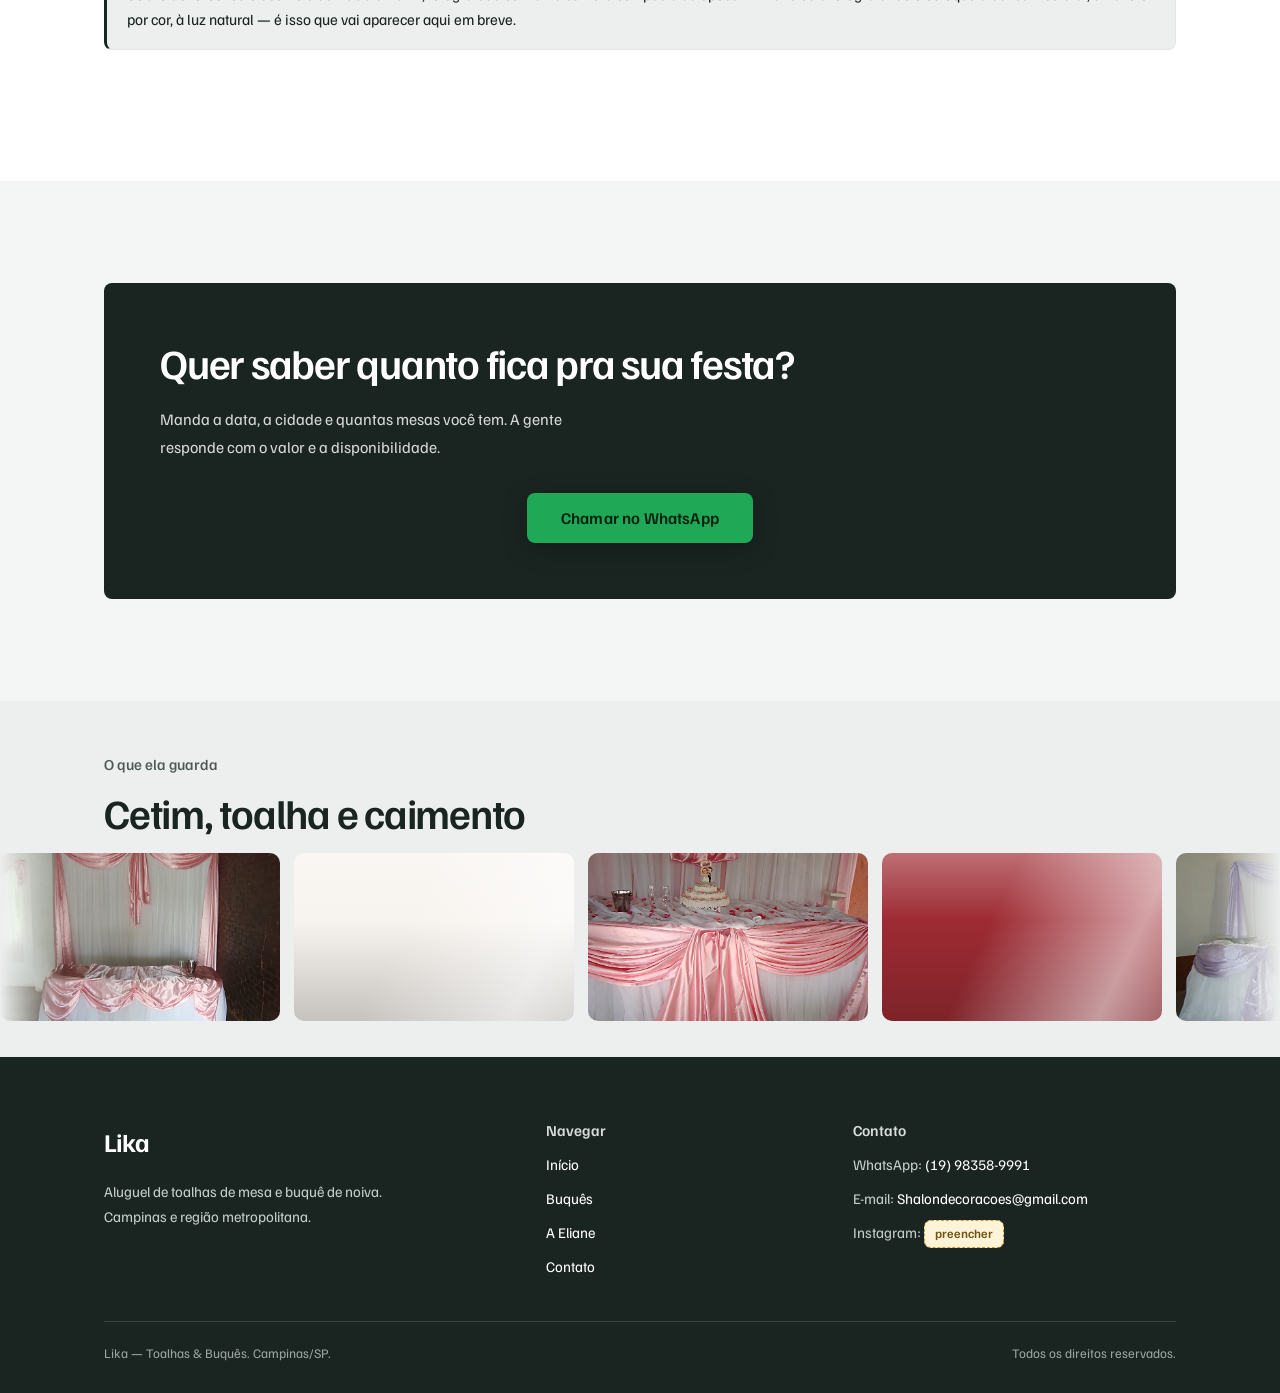
<file: toalhas.html>
<!DOCTYPE html>
<html lang="pt-BR">
<head>
<meta charset="utf-8">
<meta name="viewport" content="width=device-width,initial-scale=1">
<title>Toalhas de Mesa — Catálogo e Preços | Lika · Campinas e região</title>
<meta name="description" content="Catálogo de aluguel de toalhas de mesa quadrada: 1,50x1,50 m e 0,80x0,80 m, em branca, lilás, rosa, vermelha, verde e azul. Veja qual medida cobre a sua mesa e consulte o preço.">
<meta name="theme-color" content="#701F8C">
<link rel="preconnect" href="https://fonts.googleapis.com">
<link rel="preconnect" href="https://fonts.gstatic.com" crossorigin>
<link href="https://fonts.googleapis.com/css2?family=Familjen+Grotesk:wght@400;500;600;700&display=swap" rel="stylesheet">
<link rel="stylesheet" href="css/estilo.css">
<link rel="icon" href="favicon.ico" sizes="any">
<link rel="icon" type="image/png" href="assets/favicon-32.png" sizes="32x32">
<link rel="icon" type="image/png" href="assets/favicon-192.png" sizes="192x192">
<link rel="apple-touch-icon" href="assets/apple-touch-icon.png">
<meta property="og:type" content="website">
<meta property="og:site_name" content="Lika — Toalhas &amp; Buquês">
<meta property="og:locale" content="pt_BR">
<meta property="og:title" content="Toalhas de Mesa para Aluguel — 1,50x1,50 e 0,80x0,80 em 6 cores | Lika">
<meta property="og:description" content="Veja qual medida cobre a sua mesa, as 6 cores disponiveis e o preco do aluguel. Cores sob encomenda. Campinas e região.">
<meta property="og:image" content="https://codjeremias-cell.github.io/lika/assets/og-image.jpg">
<meta property="og:image:width" content="1200">
<meta property="og:image:height" content="630">
<meta property="og:image:alt" content="Mesas decoradas com toalhas — acervo Lika">
<meta name="twitter:card" content="summary_large_image">
<meta name="twitter:image" content="https://codjeremias-cell.github.io/lika/assets/og-image.jpg">
</head>
<body>

<header class="topo" id="topo">
  <div class="wrap">
    <a class="marca" href="index.html"><span class="nome">Lika</span><span class="sub">Toalhas &amp; Buquês</span></a>
    <nav>
      <a href="toalhas.html" aria-current="page">Toalhas</a>
      <a href="buques.html">Buquês</a>
      <a href="sobre.html">A Eliane</a>
      <a href="index.html#como-funciona">Como funciona</a>
      <a href="contato.html">Contato</a>
    </nav>
    <a class="btn btn--zap" href="contato.html#orcamento">Pedir orçamento</a>
  </div>
</header>

<!-- ============ HERO ============ -->
<section class="heroi heroi--foto">
  <div class="heroi-fundo">
    <picture>
      <source media="(max-width:640px)" srcset="assets/fotos/hero-toalhas-mob.webp">
      <img src="assets/fotos/hero-toalhas.webp" alt="" fetchpriority="high" decoding="async">
    </picture>
  </div>
  <div class="heroi-veu" aria-hidden="true"></div>

  <div class="wrap">
    <div class="heroi-centro">
      <span class="olho">Catálogo</span>
      <h1>Toalhas para<br>mesa quadrada</h1>
      <p class="lead">
        Dois tamanhos, seis cores prontas, qualquer outra sob encomenda.
        Foto de mesa real, medida declarada, preço de verdade.
      </p>
      <div class="btns">
        <a class="btn btn--p btn--g" href="#precos">Ver preços</a>
        <a class="btn btn--vidro btn--g" href="#medidas">Qual é a minha medida?</a>
      </div>
      <div class="confianca">
        <span>1,50 × 1,50 m · branca</span>
        <span>0,80 × 0,80 m · 6 cores</span>
        <span>Cores sob encomenda</span>
      </div>
    </div>
  </div>

  <p class="heroi-legenda">Mesa posta · acervo Lika</p>
</section>

<div class="faixa">
  <div class="wrap">
    <p><b>1,50 × 1,50 m</b> na cor branca</p>
    <p><b>0,80 × 0,80 m</b> em seis cores</p>
    <p>Cores sob encomenda em qualquer medida</p>
  </div>
</div>

<!-- ============ MEDIDAS ============ -->
<section id="medidas" class="secao-papel">
  <div class="wrap">
    <div class="cabeca">
      <span class="olho">Antes de escolher</span>
      <h2>A toalha certa depende do tamanho da sua mesa</h2>
      <p class="lead">
        Essa é a dúvida que mais aparece — e a que mais dá problema quando erra.
        Olha a tabela e, se ainda ficar em dúvida, manda uma foto da mesa que a gente te diz.
      </p>
    </div>

    <table class="tabela">
      <thead>
        <tr>
          <th>Medida da sua mesa</th>
          <th>Toalha 1,50 × 1,50</th>
          <th>Toalha 0,80 × 0,80</th>
        </tr>
      </thead>
      <tbody>
        <tr>
          <td class="dest">Quadrada 1,20 × 1,20 m<small>A mais usada em casamento</small></td>
          <td><b>Cobre</b> — sobra 15 cm de cada lado</td>
          <td>Não serve</td>
        </tr>
        <tr>
          <td class="dest">Redonda 1,20 m de diâmetro<small>A mesa redonda clássica</small></td>
          <td><b>Cobre</b> — os cantos ficam pra fora, que é o visual tradicional</td>
          <td>Não serve</td>
        </tr>
        <tr>
          <td class="dest">Quadrada 0,80 × 0,80 m</td>
          <td><b>Cobre</b> — sobra 35 cm de cada lado</td>
          <td>Cobre, mas fica sem caimento</td>
        </tr>
        <tr>
          <td class="dest">Quadrada 0,60 × 0,60 m<small>Mesa de apoio, doces, presentes</small></td>
          <td><b>Cobre</b> — sobra 45 cm</td>
          <td><b>Cobre</b> — sobra 10 cm</td>
        </tr>
      </tbody>
    </table>

    <div class="aviso">
      <b>A gente não tem toalha de 1,20 × 1,20.</b>
      Se a sua mesa é dessa medida, a de <b>1,50 × 1,50</b> resolve — é ela que cobre com folga.
      E se você quiser um caimento mais longo, a gente consegue fazer sob encomenda.
    </div>
  </div>
</section>

<!-- ============ CORES ============ -->
<section class="meio-rosa">
  <div class="wrap">
    <div class="cabeca cabeca--centro">
      <span class="olho olho--centro">O acervo</span>
      <h2>Cores e tamanhos</h2>
    </div>

    <div class="amostras">
      <div class="amostra">
        <div class="tecido" style="background-color:#F7F3EE"></div>
        <div class="rot"><b>Branca</b><span>1,50 × 1,50 e 0,80 × 0,80</span></div>
      </div>
      <div class="amostra">
        <div class="tecido" style="background-color:#B6A0C9"></div>
        <div class="rot"><b>Lilás</b><span>0,80 × 0,80</span></div>
      </div>
      <div class="amostra">
        <div class="tecido" style="background-color:#E48BB0"></div>
        <div class="rot"><b>Rosa</b><span>0,80 × 0,80</span></div>
      </div>
      <div class="amostra">
        <div class="tecido" style="background-color:#9E2B33"></div>
        <div class="rot"><b>Vermelha</b><span>0,80 × 0,80</span></div>
      </div>
      <div class="amostra">
        <div class="tecido" style="background-color:#6B7F5B"></div>
        <div class="rot"><b>Verde</b><span>0,80 × 0,80</span></div>
      </div>
      <div class="amostra">
        <div class="tecido" style="background-color:#64769B"></div>
        <div class="rot"><b>Azul</b><span>0,80 × 0,80</span></div>
      </div>
    </div>

    <table class="matriz" style="margin-top:34px">
      <thead>
        <tr><th>Cor</th><th>1,50 × 1,50 m</th><th>0,80 × 0,80 m</th><th>Sob encomenda</th></tr>
      </thead>
      <tbody>
        <tr><th>Branca</th><td class="ok">●</td><td class="ok">●</td><td class="ok">●</td></tr>
        <tr><th>Lilás</th><td class="nao">—</td><td class="ok">●</td><td class="ok">●</td></tr>
        <tr><th>Rosa</th><td class="nao">—</td><td class="ok">●</td><td class="ok">●</td></tr>
        <tr><th>Vermelha</th><td class="nao">—</td><td class="ok">●</td><td class="ok">●</td></tr>
        <tr><th>Verde</th><td class="nao">—</td><td class="ok">●</td><td class="ok">●</td></tr>
        <tr><th>Azul</th><td class="nao">—</td><td class="ok">●</td><td class="ok">●</td></tr>
      </tbody>
    </table>

    <div class="aviso aviso--zap">
      <b>Quer uma cor que não está na lista?</b> Champagne, vinho, cinza, bordô, dourado…
      A gente compra pra você — em qualquer das duas medidas. Só precisa avisar com antecedência.
    </div>

    <div class="aviso">
      <b>Confirmação pendente:</b> os tons acima foram estimados por computador a partir das fotos do
      acervo e provavelmente estão imprecisos — foto de festa escurece a cor. A Eliane precisa conferir
      cada peça real e corrigir os valores antes de publicar.
    </div>
  </div>
</section>

<!-- ============ PRECOS ============ -->
<section id="precos" class="secao-creme2">
  <div class="wrap wrap--estreito">
    <div class="cabeca cabeca--centro">
      <span class="olho olho--centro">Sem surpresa</span>
      <h2>Quanto custa</h2>
      <p class="lead" style="margin:0 auto">Preço por peça, sem taxa escondida. O frete depende da cidade e a gente informa antes de fechar.</p>
    </div>

    <table class="tabela">
      <thead><tr><th>Item</th><th style="text-align:right">Valor</th></tr></thead>
      <tbody>
        <tr>
          <th>Toalha branca<small>Por peça · 1,50 × 1,50 m e 0,80 × 0,80 m</small></th>
          <td style="text-align:right"><span class="val">R$ 6</span></td>
        </tr>
        <tr>
          <th>Toalha colorida<small>Por peça · lilás, rosa, vermelha, verde ou azul · só 0,80 × 0,80 m</small></th>
          <td style="text-align:right"><span class="val">R$ 4</span></td>
        </tr>
        <tr>
          <th>Conjunto<small>Branca e colorida alugadas juntas</small></th>
          <td style="text-align:right"><span class="val">R$ 8</span></td>
        </tr>
      </tbody>
    </table>

    <div class="aviso">
      <b>O que não entra nesse valor:</b> cor sob encomenda, montagem da mesa e frete.
      Esses a gente combina antes de fechar, conforme a cidade e o pedido.
    </div>
  </div>
</section>

<!-- ============ GALERIA ============ -->
<section id="galeria" class="secao-papel">
  <div class="wrap">
    <div class="cabeca">
      <span class="olho">Acervo</span>
      <h2>Galeria</h2>
      <p class="lead">Mesa posta, mesa dos noivos, forração e salão — do acervo da Eliane.</p>
    </div>

    <h3 style="margin-bottom:20px">Mesa posta</h3>
    <div class="galeria">
      <figure><img src="assets/fotos/mesa-01.webp" alt="Mesa posta com toalha clara" loading="lazy"><figcaption><b>Mesa · branca</b><span>Acervo Lika</span></figcaption></figure>
      <figure><img src="assets/fotos/mesa-02.webp" alt="Mesa posta com toalha colorida" loading="lazy"><figcaption><b>Mesa · colorida</b><span>Acervo Lika</span></figcaption></figure>
      <figure><img src="assets/fotos/mesa-03.webp" alt="Mesa posta com cartão dos noivos" loading="lazy"><figcaption><b>Detalhe do cartão</b><span>Acervo Lika</span></figcaption></figure>
      <figure><img src="assets/fotos/mesa-04.webp" alt="Mesa posta de casamento" loading="lazy"><figcaption><b>Mesa · arranjo</b><span>Acervo Lika</span></figcaption></figure>
      <figure><img src="assets/fotos/mesa-05.webp" alt="Mesa com arranjo de flores" loading="lazy"><figcaption><b>Mesa · arranjo</b><span>Acervo Lika</span></figcaption></figure>
      <figure><img src="assets/fotos/mesa-06.webp" alt="Mesa posta com toalha colorida" loading="lazy"><figcaption><b>Mesa · cor</b><span>Acervo Lika</span></figcaption></figure>
      <figure><img src="assets/fotos/mesa-07.webp" alt="Mesa posta com vela" loading="lazy"><figcaption><b>Mesa · vela</b><span>Acervo Lika</span></figcaption></figure>
      <figure><img src="assets/fotos/mesa-08.webp" alt="Mesa posta clara" loading="lazy"><figcaption><b>Mesa · clara</b><span>Acervo Lika</span></figcaption></figure>
      <figure><img src="assets/fotos/mesa-09.webp" alt="Mesa posta com arranjo" loading="lazy"><figcaption><b>Mesa · arranjo</b><span>Acervo Lika</span></figcaption></figure>
      <figure><img src="assets/fotos/mesa-10.webp" alt="Mesa posta em tom quente" loading="lazy"><figcaption><b>Mesa · tom quente</b><span>Acervo Lika</span></figcaption></figure>
      <figure><img src="assets/fotos/mesa-11.webp" alt="Mesa posta de casamento" loading="lazy"><figcaption><b>Mesa · tom escuro</b><span>Acervo Lika</span></figcaption></figure>
      <figure><img src="assets/fotos/mesa-14.webp" alt="Mesa pequena com toalha clara" loading="lazy"><figcaption><b>Mesa pequena</b><span>Toalha clara</span></figcaption></figure>
    </div>

    <h3 style="margin:52px 0 20px">Mesa dos noivos e buffet</h3>
    <div class="galeria galeria--3">
      <figure><img src="assets/fotos/mesa-novos-01.webp" alt="Mesa dos noivos decorada" loading="lazy"><figcaption><b>Mesa dos noivos</b><span>Cabeçalho</span></figcaption></figure>
      <figure><img src="assets/fotos/mesa-novos-02.webp" alt="Mesa dos noivos com bolo" loading="lazy"><figcaption><b>Mesa dos noivos · com bolo</b><span>Acervo Lika</span></figcaption></figure>
      <figure><img src="assets/fotos/buffet-01.webp" alt="Mesa de buffet montada" loading="lazy"><figcaption><b>Buffet</b><span>Mesa de apoio</span></figcaption></figure>
      <figure><img src="assets/fotos/buffet-02.webp" alt="Mesa de doces com bolos" loading="lazy"><figcaption><b>Mesa de doces</b><span>Acervo Lika</span></figcaption></figure>
    </div>

    <h3 style="margin:52px 0 20px">Forração, cortinado e ambiente</h3>
    <div class="galeria">
      <figure><img src="assets/fotos/forracao-01.webp" alt="Forração de parede com tecido claro" loading="lazy"><figcaption><b>Forração · tom claro</b><span>Acervo Lika</span></figcaption></figure>
      <figure><img src="assets/fotos/forracao-02.webp" alt="Forração de parede com tecido rosado" loading="lazy"><figcaption><b>Forração · tom rosado</b><span>Acervo Lika</span></figcaption></figure>
      <figure><img src="assets/fotos/forracao-05.webp" alt="Cortinado em ambiente de festa" loading="lazy"><figcaption><b>Cortinado</b><span>Acervo Lika</span></figcaption></figure>
      <figure><img src="assets/fotos/salao-01.webp" alt="Salão de casamento com muitas mesas postas" loading="lazy"><figcaption><b>Salão · muitas mesas</b><span>Acervo Lika</span></figcaption></figure>
      <figure><img src="assets/fotos/salao-02.webp" alt="Corredor com pedestais forrados e flores" loading="lazy"><figcaption><b>Corredor cênico</b><span>Acervo Lika</span></figcaption></figure>
      <figure><img src="assets/fotos/capela-01.webp" alt="Interior de igreja decorada para casamento" loading="lazy"><figcaption><b>Cerimônia</b><span>Acervo Lika</span></figcaption></figure>
    </div>

    <div class="aviso" style="margin-top:44px">
      <b>Sobre as fotos:</b> este acervo é de 2008 a 2011, fotografado com uma câmera compacta da época.
      A Eliane está fotografando o estoque atual com celular, uma foto por cor, à luz natural —
      é isso que vai aparecer aqui em breve.
    </div>
  </div>
</section>

<section>
  <div class="wrap">
    <div class="cta">
      <h2>Quer saber quanto fica pra sua festa?</h2>
      <p>Manda a data, a cidade e quantas mesas você tem. A gente responde com o valor e a disponibilidade.</p>
      <div class="btns" style="justify-content:center">
        <a class="btn btn--zap btn--g" href="contato.html#orcamento">Chamar no WhatsApp</a>
      </div>
    </div>
  </div>
</section>

<section class="passarela">
  <div class="wrap passarela-topo">
    <p class="olho">O que ela guarda</p>
    <h2>Cetim, toalha e caimento</h2>
  </div>
  <div class="passarela-janela" aria-hidden="true">
    <div class="passarela-trilho">
      <figure><img src="assets/fotos/forracao-02.webp" alt=""></figure>
      <figure class="pano" style="--pano:#F7F3EE"></figure>
      <figure><img src="assets/fotos/mesa-novos-01.webp" alt=""></figure>
      <figure class="pano" style="--pano:#9E2B33"></figure>
      <figure><img src="assets/fotos/forracao-01.webp" alt=""></figure>
      <figure class="pano" style="--pano:#B6A0C9"></figure>
      <figure class="pano" style="--pano:#6B7F5B"></figure>
      <figure class="pano" style="--pano:#64769B"></figure>
      <figure class="pano" style="--pano:#E48BB0"></figure>
      <figure><img src="assets/fotos/forracao-02.webp" alt=""></figure>
      <figure class="pano" style="--pano:#F7F3EE"></figure>
      <figure><img src="assets/fotos/mesa-novos-01.webp" alt=""></figure>
      <figure class="pano" style="--pano:#9E2B33"></figure>
      <figure><img src="assets/fotos/forracao-01.webp" alt=""></figure>
      <figure class="pano" style="--pano:#B6A0C9"></figure>
      <figure class="pano" style="--pano:#6B7F5B"></figure>
      <figure class="pano" style="--pano:#64769B"></figure>
      <figure class="pano" style="--pano:#E48BB0"></figure>
    </div>
  </div>
</section>

<footer class="rodape">
  <div class="wrap">
    <div class="grade">
      <div>
        <a class="marca" href="index.html"><span class="nome">Lika</span></a>
        <p style="margin-top:14px">Aluguel de toalhas de mesa e buquê de noiva.<br>Campinas e região metropolitana.</p>
      </div>
      <div>
        <h4>Navegar</h4>
        <ul>
          <li><a href="index.html">Início</a></li>
          <li><a href="buques.html">Buquês</a></li>
          <li><a href="sobre.html">A Eliane</a></li>
          <li><a href="contato.html">Contato</a></li>
        </ul>
      </div>
      <div>
        <h4>Contato</h4>
        <ul>
          <li>WhatsApp: <a href="https://wa.me/5519983589991" target="_blank" rel="noopener">(19) 98358-9991</a></li>
          <li>E-mail: <a href="mailto:Shalondecoracoes@gmail.com">Shalondecoracoes@gmail.com</a></li>
          <li>Instagram: <span class="pend">preencher</span></li>
        </ul>
      </div>
    </div>
    <div class="base"><span>Lika — Toalhas &amp; Buquês. Campinas/SP.</span><span>Todos os direitos reservados.</span></div>
  </div>
</footer>

<a class="zap-fixo" href="contato.html#orcamento" aria-label="Falar no WhatsApp">
  <svg viewBox="0 0 24 24" fill="currentColor" aria-hidden="true"><path d="M12.04 2C6.58 2 2.13 6.45 2.13 11.91c0 1.75.46 3.45 1.32 4.95L2 22l5.25-1.38a9.9 9.9 0 004.79 1.22h.01c5.46 0 9.91-4.45 9.91-9.91 0-2.65-1.03-5.14-2.9-7.01A9.82 9.82 0 0012.04 2m0 1.67c2.2 0 4.27.86 5.83 2.41a8.2 8.2 0 012.41 5.83c0 4.54-3.7 8.24-8.25 8.24a8.2 8.2 0 01-4.19-1.15l-.3-.18-3.12.82.83-3.04-.2-.31a8.2 8.2 0 01-1.26-4.38c0-4.54 3.7-8.24 8.25-8.24M8.53 7.33c-.17 0-.43.06-.66.31-.22.25-.87.85-.87 2.07s.89 2.4 1.01 2.56c.13.17 1.75 2.67 4.23 3.74.59.26 1.05.41 1.41.52.59.19 1.13.16 1.56.1.48-.07 1.46-.6 1.67-1.18.21-.58.21-1.07.14-1.18-.06-.11-.22-.17-.46-.29s-1.46-.72-1.69-.8c-.22-.09-.39-.13-.55.12-.17.25-.64.8-.78.97-.14.16-.29.18-.53.06-.25-.13-1.04-.39-1.99-1.23-.73-.66-1.23-1.47-1.37-1.72-.14-.25-.02-.38.11-.51.11-.11.29-.29.43-.43.15-.14.19-.25.29-.41.09-.17.05-.31-.03-.43-.07-.13-.55-1.34-.76-1.83-.2-.48-.4-.42-.55-.43-.14-.01-.3-.01-.46-.01z"/></svg>
  <b>Falar agora</b>
</a>

<script>
const t=document.getElementById("topo");
addEventListener("scroll",()=>t.classList.toggle("rolou",scrollY>8),{passive:true});
const obs=new IntersectionObserver((es)=>es.forEach(e=>{if(e.isIntersecting){e.target.classList.add("visivel");obs.unobserve(e.target)}}),{threshold:.1});
document.querySelectorAll(".galeria figure, .prod, .passo, .amostra, .medida, .cta").forEach(el=>{el.classList.add("revelar");obs.observe(el)});
</script>
<script src="js/passar.js"></script>
</body>
</html>
</file>
<file: css/estilo.css>
/* =========================================================================
   LIKA — Toalhas & Buquês  |  Campinas e região
   Faixa de cima lilás, abertura com toalhas ao vento, faixa azul,
   miolo rosa. O rodapé permanece como está.
   ========================================================================= */

:root{
  /* --- cor --- */
  --creme:#F4F6F5;
  --creme-2:#ECEFEE;
  --papel:#FFFFFF;
  --tinta:#1A2420;
  --tinta-suave:#4E5954;
  --linha:#E1E6E3;
  --linha-forte:#C9D1CC;

  --vinho:#1A2420;
  --vinho-esc:#0E1613;
  --brass:#5C6762;
  --brass-claro:#D7DEDA;
  --salvia:#3E6B5A;

  --zap:#1FA855;
  --zap-esc:#178A44;

  /* --- métrica --- */
  --raio:8px;
  --raio-g:10px;
  --max:1120px;
  --sombra-s:none;
  --sombra-m:none;
  --sombra-g:none;

  --display:"Familjen Grotesk",Arial,sans-serif;
  --texto:"Familjen Grotesk",Arial,sans-serif;
}

*,*::before,*::after{box-sizing:border-box}
html{-webkit-text-size-adjust:100%;scroll-behavior:smooth}
body{
  margin:0;
  background:var(--creme);
  color:var(--tinta);
  font:16px/1.7 var(--texto);
  -webkit-font-smoothing:antialiased;
  text-rendering:optimizeLegibility;
  overflow-x:hidden;
}
img{max-width:100%;height:auto;display:block}
a{color:inherit;text-decoration-thickness:1px;text-underline-offset:.18em}
a:hover{color:inherit}
nav a,.btn,.marca,.rodape a,.zap-fixo,.prod a,.lista-dados a{text-decoration:none}
:focus-visible{outline:2px solid var(--tinta);outline-offset:3px}

h1,h2,h3,h4{
  font-family:var(--display);
  font-weight:600;
  line-height:1.12;
  letter-spacing:-.03em;
  margin:0 0 .5em;
}
h1{font-size:clamp(2.15rem,6.2vw,4.1rem)}
h2{font-size:clamp(1.7rem,4vw,2.6rem);line-height:1.12}
h3{font-size:clamp(1.15rem,2vw,1.4rem);line-height:1.25}
h4{font-family:var(--texto);font-weight:600;letter-spacing:0;text-transform:none;font-size:.95rem}
p{margin:0 0 1.05em}
small{font-size:.85rem}

.wrap{max-width:var(--max);margin:0 auto;padding:0 24px}
.wrap--estreito{max-width:760px}
section{padding:clamp(56px,8vw,104px) 0;position:relative}
.center{text-align:center}

.olho{
  display:block;
  font:500 .95rem/1.4 var(--texto);
  color:var(--tinta-suave);margin-bottom:14px
}
.olho::before,.olho--centro::after{content:none}

.lead{font-size:clamp(1.02rem,1.6vw,1.18rem);color:var(--tinta-suave);max-width:64ch;line-height:1.72}

/* ======================= TOPO ======================= */
.topo{
  position:sticky;top:0;z-index:40;
  background:#701F8C;
  border-bottom:1px solid rgba(255,255,255,.18);
  transition:border-color .25s ease
}
.topo.rolou{border-bottom-color:rgba(255,255,255,.34)}
.topo .wrap{display:flex;align-items:center;justify-content:space-between;gap:22px;min-height:74px}
.marca{display:flex;align-items:baseline;gap:11px;text-decoration:none;white-space:nowrap}
.marca .nome{font-family:var(--display);font-weight:700;font-size:1.5rem;color:var(--tinta);letter-spacing:-.03em}
.topo .marca .nome{color:#fff}
.marca .sub{
  font:700 .62rem/1 var(--texto);letter-spacing:.19em;text-transform:uppercase;
  color:var(--brass);border-left:1px solid var(--linha-forte);padding-left:11px
}
.topo .marca .sub{color:rgba(255,255,255,.86);border-left-color:rgba(255,255,255,.4)}
.marca:hover .nome{color:var(--vinho)}
.topo .marca:hover .nome{color:#fff}
nav{display:flex;gap:30px;align-items:center;color:#fff}
nav a{color:#fff;font-size:.93rem;font-weight:500;position:relative;padding:4px 0}
nav a:hover{color:#fff}
nav a::after{
  content:"";position:absolute;left:0;right:100%;bottom:0;height:1.5px;
  background:#fff;transition:right .24s cubic-bezier(.4,0,.2,1)
}
nav a:hover::after,nav a[aria-current]::after{right:0}
nav a[aria-current]{color:#fff}
.topo :focus-visible{outline-color:#fff}
.topo .btn{padding:11px 20px;font-size:.9rem}
@media(max-width:860px){
  .topo .wrap{
    display:grid;grid-template-columns:minmax(0,1fr) auto;
    align-items:center;column-gap:16px;row-gap:2px;
    width:100%;min-width:0;padding-top:12px;padding-bottom:8px
  }
  nav{
    grid-column:1 / -1;display:flex;flex-wrap:wrap;align-items:center;
    width:100%;min-width:0;max-width:calc(100vw - 48px);
    gap:4px 16px;padding:6px 0 2px
  }
  nav a{white-space:nowrap}
}
@media(max-width:520px){
  .marca .sub{display:none}
  .topo .btn{display:none}
}

/* ======================= BOTOES ======================= */
.btn{
  display:inline-flex;align-items:center;justify-content:center;gap:9px;
  border:0;cursor:pointer;text-decoration:none;
  padding:14px 22px;border-radius:8px;
  font:600 .95rem/1 var(--texto);letter-spacing:.01em;
  transition:transform .16s ease,box-shadow .22s ease,background .2s ease,color .2s ease;
  will-change:transform
}
.btn:hover{text-decoration:none}
.btn:active{transform:none}
.btn--p{background:#fff;color:var(--tinta)}
.btn--p:hover{background:#fff;color:var(--tinta)}
.btn--zap{background:var(--zap);color:#06210f}
.btn--zap:hover{background:#1a9a4c;color:#06210f}
.btn--vazio{background:transparent;color:var(--tinta);box-shadow:inset 0 0 0 1px var(--linha-forte)}
.btn--vazio:hover{background:var(--papel);box-shadow:inset 0 0 0 1px var(--tinta)}
.btn--g{padding:17px 34px;font-size:1.02rem}
.btns{display:flex;flex-wrap:wrap;gap:13px;margin-top:32px}

/* ======================= HERO ======================= */
.heroi{
  position:relative;overflow:hidden;
  padding:clamp(48px,7vw,84px) 0 clamp(56px,8vw,96px);
  background:var(--creme);
}
.heroi::after{content:none}
.heroi .wrap{position:relative;z-index:2}
.heroi-grade{
  display:grid;gap:clamp(36px,5vw,64px);
  grid-template-columns:minmax(0,1.06fr) minmax(0,.94fr);
  align-items:center
}
@media(max-width:940px){.heroi-grade{grid-template-columns:1fr}}

.heroi h1{margin-bottom:.42em}
.heroi h1 em{font-style:normal;color:inherit}
.heroi .lead{font-size:clamp(1.05rem,1.75vw,1.24rem);max-width:52ch}

.confianca{display:flex;flex-wrap:wrap;gap:9px;margin-top:34px}
.confianca span{
  display:inline-flex;align-items:center;
  font-size:.9rem;font-weight:500;color:var(--tinta-suave)
}
.confianca span::before{content:none}

/* pilha de fotos */
.pilha{position:relative;aspect-ratio:1/1.04;max-width:520px;margin:0 auto}
.pilha figure{
  position:absolute;margin:0;background:#fff;padding:9px 9px 9px;border-radius:8px;
  box-shadow:var(--sombra-g);overflow:hidden
}
.pilha img{width:100%;height:100%;object-fit:cover;border-radius:4px;aspect-ratio:4/3}
.pilha .p1{inset:0 12% 22% 0;transform:rotate(-2.4deg);z-index:3}
.pilha .p2{width:47%;right:0;bottom:0;transform:rotate(4deg);z-index:4}
.pilha .p3{width:38%;right:6%;top:-2%;transform:rotate(7.5deg);z-index:5}
.pilha figure::after{
  content:attr(data-leg);position:absolute;left:9px;right:9px;bottom:9px;
  background:linear-gradient(transparent,rgba(26,18,15,.82));
  color:#fff;font:600 .72rem/1.3 var(--texto);padding:22px 11px 9px;border-radius:0 0 4px 4px
}
@media(max-width:520px){
  .pilha .p3{display:none}
  .pilha .p2{width:52%}
}

/* ======================= HERO COM FOTO DE FUNDO ======================= */
.heroi--foto{
  background:#121816;
  padding:clamp(72px,12vw,140px) 0 clamp(80px,12vw,150px);
  min-height:min(86vh,760px);
  display:grid;grid-template-columns:minmax(0,1fr);align-items:end;justify-items:stretch;
  text-align:left;
  overflow:hidden;
  position:relative
}
.heroi--foto::before{display:none}
.heroi--foto::after{display:none}

.heroi-fundo{position:absolute;inset:0;z-index:0}
.heroi-fundo img{
  width:100%;height:100%;object-fit:cover;object-position:center 46%;
  transform:scale(1.05)
}
.heroi-veu{
  position:absolute;inset:0;z-index:1;
  background:linear-gradient(90deg,rgba(14,20,18,.82) 0%,rgba(14,20,18,.55) 46%,rgba(14,20,18,.12) 100%)
}
.heroi--foto .wrap{position:relative;z-index:2;width:100%;min-width:0;max-width:100%}
.heroi-centro{max-width:640px;margin:0;text-align:left;min-width:0}

.heroi--foto .olho{color:rgba(255,255,255,.78)}

.heroi--foto h1{color:#fff;text-shadow:none}
.heroi--foto h1 em{color:inherit;font-style:normal}
.heroi--foto .lead{
  color:rgba(255,255,255,.88);
  margin:0;
  max-width:42ch;
  text-shadow:none
}
.heroi--foto .btns{justify-content:flex-start}
.heroi--foto .confianca{justify-content:flex-start;margin-top:28px;gap:18px;max-width:100%;min-width:0}
.heroi--foto .confianca span{
  background:transparent;border:0;color:rgba(255,255,255,.82);padding:0
}

.btn--vidro{
  background:rgba(255,255,255,.15);
  color:#fff;
  box-shadow:inset 0 0 0 1.5px rgba(255,255,255,.45);
  backdrop-filter:blur(9px);
  -webkit-backdrop-filter:blur(9px)
}
.btn--vidro:hover{
  background:rgba(255,255,255,.26);
  color:#fff;
  box-shadow:inset 0 0 0 1.5px rgba(255,255,255,.72)
}

.heroi-legenda{
  position:absolute;left:24px;right:24px;bottom:16px;z-index:3;
  font-size:.78rem;color:rgba(255,255,255,.62);text-align:left
}

/* respiro: a faixa escura logo abaixo do hero */
.heroi--foto + .faixa{border-top:1px solid rgba(255,255,255,.08)}

@media(max-width:800px){
  .heroi-veu{background:linear-gradient(180deg,rgba(14,20,18,.25) 0%,rgba(14,20,18,.78) 70%)}
}
@media(max-width:640px){
  h1{font-size:clamp(1.85rem,8vw,2.35rem)}
  .heroi--foto{
    min-height:auto;
    padding:92px 0 72px;
    align-items:end;
  }
  .heroi-fundo img{transform:none;object-position:center 40%}
  .heroi--foto .btns{flex-direction:column;align-items:stretch}
  .heroi--foto .btns .btn{width:100%;flex-shrink:0}
  .heroi--foto .confianca{
    display:flex;flex-direction:column;align-items:flex-start;
    margin-top:20px;gap:6px;width:auto;max-width:calc(100vw - 48px);min-width:0
  }
  .heroi--foto .confianca span{display:block;flex:none;white-space:normal}
  .heroi-legenda{bottom:12px}
}
@media(prefers-reduced-motion:reduce){
  .heroi-fundo img{transform:none}
}

/* Abertura: texto embaixo, no centro, sobre as toalhas ao vento. */
.heroi--vento{text-align:center;min-height:min(92vh,880px);padding:clamp(180px,28vh,340px) 0 78px}
.heroi--vento .heroi-centro{max-width:740px;margin:0 auto;text-align:center}
.heroi--vento .lead{margin-left:auto;margin-right:auto;max-width:46ch}
.heroi--vento .btns,.heroi--vento .confianca{justify-content:center}
.heroi--vento .heroi-veu{
  background:linear-gradient(180deg,rgba(28,18,32,.02) 0%,rgba(28,18,32,.08) 42%,rgba(22,12,28,.74) 74%,rgba(16,10,20,.9) 100%)
}
.heroi--vento .heroi-legenda{text-align:center}
.heroi--vento .heroi-fundo img{
  object-position:center 28%;
  transform-origin:center 16%;
  animation:brisa 8.5s ease-in-out infinite
}
@keyframes brisa{
  0%,100%{transform:scale(1.05) translate3d(0,0,0)}
  50%{transform:scale(1.08) translate3d(-1.4%,.5%,0)}
}
@media(max-width:640px){
  .heroi--vento{min-height:92vh;padding:38vh 0 56px}
  .heroi--vento .confianca{align-items:center}
  .heroi--vento .heroi-fundo img{object-position:center 22%}
  .heroi--vento h1{font-size:1.52rem}
  .heroi--vento .lead{max-width:100%;font-size:1rem}
  .heroi--vento .heroi-centro{width:100%;max-width:100%}
}
@media(max-width:520px){
  nav{gap:2px 12px}
  nav a{font-size:.86rem}
}
@media(prefers-reduced-motion:reduce){
  .heroi--vento .heroi-fundo img{animation:none;transform:none}
}

/* ======================= FAIXA ======================= */
.faixa{background:#2458A8;color:#fff;padding:22px 0}
.faixa .wrap{display:flex;flex-wrap:wrap;gap:10px 36px;justify-content:flex-start;align-items:center}
.faixa p{margin:0;font-size:.92rem;display:flex;align-items:center;gap:10px;color:#fff}
.faixa p::before{content:none}
.faixa b{color:#fff;font-weight:600}

/* ======================= SECOES ======================= */
.secao-creme2{background:var(--creme-2)}
.meio-rosa{background:#F4B8D0;color:#1A2420}
.meio-rosa .olho,.meio-rosa .lead,.meio-rosa .passo p,.meio-rosa .passo::before,.meio-rosa .amostra .rot span{color:#3C3338}
.meio-rosa .passo{border-top-color:rgba(90,40,60,.22)}
.secao-papel{background:var(--papel)}
.cabeca{max-width:60ch;margin-bottom:clamp(34px,5vw,54px)}
.cabeca--centro{margin-left:auto;margin-right:auto;text-align:center}

/* ======================= CARTOES DE PRODUTO ======================= */
.produtos{display:grid;gap:26px;grid-template-columns:repeat(auto-fit,minmax(288px,1fr))}
.prod{
  background:var(--papel);border:1px solid var(--linha);border-radius:var(--raio);
  overflow:hidden;display:flex;flex-direction:column
}
.prod:hover{border-color:var(--linha-forte)}
.prod .foto-top{position:relative;aspect-ratio:16/10;overflow:hidden;background:var(--creme-2)}
.prod .foto-top img{width:100%;height:100%;object-fit:cover}
.prod .foto-top .etiqueta{
  position:absolute;top:12px;left:12px;background:rgba(255,255,255,.94);
  color:var(--tinta);border-radius:6px;padding:5px 10px;
  font:600 .78rem/1 var(--texto)
}
.prod .corpo{padding:26px 26px 28px;display:flex;flex-direction:column;flex:1}
.prod h3{margin-bottom:.32em}
.prod p{color:var(--tinta-suave);font-size:.94rem;margin-bottom:1.2em}
.prod .rodape-cartao{margin-top:auto;display:flex;align-items:center;justify-content:space-between;gap:14px;flex-wrap:wrap}
.prod .preco{font-family:var(--display);font-size:1.3rem;font-weight:600;color:var(--vinho)}
.prod .preco small{display:block;font-family:var(--texto);font-size:.74rem;font-weight:500;color:var(--tinta-suave);letter-spacing:.03em}

/* ======================= AMOSTRAS DE COR ======================= */
.amostras{display:grid;gap:18px;grid-template-columns:repeat(auto-fill,minmax(168px,1fr))}
.amostra{
  background:var(--papel);border:1px solid var(--linha);border-radius:var(--raio);
  overflow:hidden
}
.amostra .tecido{
  height:128px;position:relative;
  background-image:
    linear-gradient(115deg, transparent 28%, rgba(255,255,255,.62) 46%, transparent 64%),
    linear-gradient(180deg, rgba(255,255,255,.34), transparent 42%, rgba(0,0,0,.16));
  background-size:240% 100%, 100% 100%;
  animation:brilho 7.5s ease-in-out infinite
}
.amostra:nth-child(2) .tecido{animation-delay:-1.4s}
.amostra:nth-child(3) .tecido{animation-delay:-2.8s}
.amostra:nth-child(4) .tecido{animation-delay:-4.2s}
.amostra:nth-child(5) .tecido{animation-delay:-5.6s}
.amostra:nth-child(6) .tecido{animation-delay:-2.1s}
.amostra .tecido::after{content:"";position:absolute;inset:0;box-shadow:inset 0 -22px 28px rgba(0,0,0,.12)}
.amostra .rot{padding:13px 15px 15px}
.amostra .rot b{display:block;font-size:.97rem;margin-bottom:3px}
.amostra .rot span{font-size:.78rem;color:var(--tinta-suave)}
.amostra .rot code{font-size:.71rem;color:var(--brass);font-weight:600;letter-spacing:.04em}
.amostra .rot code.conf{color:#B4762A}

.matriz{width:100%;border-collapse:separate;border-spacing:0;margin-top:30px;font-size:.9rem}
.matriz th,.matriz td{padding:12px 14px;text-align:center;border-bottom:1px solid var(--linha)}
.matriz thead th{
  font:600 .78rem/1.3 var(--texto);letter-spacing:0;text-transform:none;
  color:var(--tinta-suave);background:var(--creme-2);border-bottom:1px solid var(--linha-forte)
}
.matriz tbody th{text-align:left;font-family:var(--texto);font-weight:600;text-transform:none;letter-spacing:0;font-size:.9rem}
.matriz .ok{color:#3E7A4E;font-weight:700;font-size:1.05rem}
.matriz .nao{color:#C0B2A6;font-weight:700}
.matriz tbody tr:hover{background:var(--creme)}

.aviso{
  background:var(--creme-2);border:1px solid var(--linha);border-left:3px solid var(--tinta);
  border-radius:8px;padding:18px 20px;margin:28px 0;font-size:.95rem;color:var(--tinta);line-height:1.65
}
.aviso b{color:var(--tinta)}
.aviso--zap{background:#F1FBF4;border-color:#BFE7CD;border-left-color:var(--zap);color:#1C4A30}
.aviso--zap b{color:#0F3320}

.pend{
  display:inline-block;background:#FDF3D9;border:1px dashed #C79A34;color:#6E5413;
  border-radius:7px;padding:3px 10px;font:600 .78rem/1.55 var(--texto);white-space:nowrap
}

/* ======================= TABELA DE PRECO ======================= */
.tabela{width:100%;border-collapse:separate;border-spacing:0;font-size:.93rem;background:var(--papel);
  border:1px solid var(--linha);border-radius:var(--raio-g);overflow:hidden}
.tabela th,.tabela td{padding:15px 20px;text-align:left;border-bottom:1px solid var(--linha);vertical-align:middle}
.tabela thead th{
  background:var(--creme-2);font:600 .78rem/1.3 var(--texto);letter-spacing:0;text-transform:none;
  color:var(--tinta-suave);border-bottom:1px solid var(--linha-forte)
}
.tabela tbody tr:last-child th,.tabela tbody tr:last-child td{border-bottom:0}
.tabela tbody tr:hover{background:var(--creme)}
.tabela th small,.tabela td small{display:block;color:var(--tinta-suave);margin-top:4px;font-size:.82rem;line-height:1.5;font-weight:500}
.tabela .dest{font-weight:600}
.tabela .val{font-family:var(--display);font-size:1.05rem;color:var(--vinho);font-weight:600}
.preco-destaque{font-family:var(--display);font-size:1.55rem;color:var(--vinho);font-weight:600}

/* ======================= GALERIA ======================= */
.galeria{display:grid;gap:16px;grid-template-columns:repeat(auto-fill,minmax(238px,1fr))}
.galeria--3{grid-template-columns:repeat(auto-fill,minmax(310px,1fr))}
.galeria figure{
  margin:0;position:relative;border-radius:var(--raio);overflow:hidden;
  background:var(--creme-2)
}
.galeria img{width:100%;aspect-ratio:4/3;object-fit:cover}
.galeria figcaption{
  position:absolute;left:0;right:0;bottom:0;
  background:linear-gradient(transparent,rgba(26,18,15,.86));
  color:#fff;padding:32px 16px 14px;font-size:.83rem;line-height:1.42
}
.galeria figcaption b{display:block;font-weight:600;font-size:.92rem;margin-bottom:2px}
.galeria figcaption span{color:rgba(255,255,255,.72);font-size:.78rem}

/* ======================= PASSOS ======================= */
.passos{display:grid;gap:26px;grid-template-columns:repeat(auto-fit,minmax(258px,1fr));counter-reset:p}
.passo{background:transparent;border:0;border-top:1px solid var(--linha);border-radius:0;padding:22px 0 0;position:relative}
.passo::before{
  counter-increment:p;content:counter(p,decimal-leading-zero);
  display:block;margin-bottom:10px;
  font-family:var(--texto);font-size:.82rem;font-weight:600;color:var(--tinta-suave);line-height:1
}
.passo>*{position:relative;z-index:1}
.passo h3{margin-bottom:.4em}
.passo p{color:var(--tinta-suave);font-size:.94rem;margin:0}

/* ======================= CIDADES ======================= */
.cidades{display:flex;flex-wrap:wrap;gap:10px;margin-top:26px}
.cidades span{
  background:transparent;border:0;border-radius:0;
  padding:6px 0;font-size:.95rem;color:var(--tinta)
}

/* ======================= DESTAQUE / CTA ======================= */
.cta{
  background:var(--tinta);
  color:#fff;border-radius:var(--raio);padding:clamp(36px,5vw,56px);
  text-align:left;position:relative;overflow:hidden
}
.cta::before{content:none}
.cta>*{position:relative;z-index:1}
.cta h2{color:#fff}
.cta p{color:rgba(255,255,255,.82);max-width:46ch;margin-left:0;margin-right:0}
.cta .btn--zap{box-shadow:0 6px 26px rgba(0,0,0,.22)}

.medida{text-align:center;background:var(--papel);border:1px solid var(--linha);border-radius:var(--raio-g);padding:clamp(34px,5vw,58px)}
.medida .num{
  font-family:var(--display);font-size:clamp(3rem,8vw,4.6rem);font-weight:700;
  color:var(--vinho);line-height:1;letter-spacing:-.04em;margin-bottom:12px
}
.medida .num small{display:block;font-size:.28em;font-weight:500;letter-spacing:0;text-transform:none;color:var(--tinta-suave);margin-top:10px;font-family:var(--texto)}

/* ======================= RODAPE ======================= */
.rodape{background:var(--tinta);color:#C5CDC9;padding:64px 0 28px;font-size:.92rem}
.rodape a{color:#fff}
.rodape a:hover{color:var(--brass-claro)}
.rodape .grade{display:grid;gap:38px;grid-template-columns:1.5fr 1fr 1.2fr}
@media(max-width:760px){.rodape .grade{grid-template-columns:1fr;gap:30px}}
.rodape h4{color:var(--brass-claro);margin:0 0 14px}
.rodape .marca .nome{color:#fff;font-size:1.6rem}
.rodape ul{list-style:none;margin:0;padding:0;display:grid;gap:9px}
.rodape .base{border-top:1px solid rgba(255,255,255,.14);margin-top:42px;padding-top:20px;font-size:.82rem;color:#9AA39F;display:flex;justify-content:space-between;gap:16px;flex-wrap:wrap}

/* ======================= WHATSAPP FIXO ======================= */
.zap-fixo{
  position:fixed;right:18px;bottom:18px;z-index:50;
  display:inline-flex;align-items:center;gap:10px;
  background:var(--zap);color:#06210f;border-radius:8px;
  padding:14px 18px;font:600 .92rem/1 var(--texto);text-decoration:none
}
.zap-fixo:hover{color:#06210f}
.zap-fixo svg{width:21px;height:21px;flex:none}
@media(max-width:600px){.zap-fixo{padding:16px}.zap-fixo b{display:none}}

/* ======================= FORM ======================= */
.campo{margin-bottom:19px}
.campo label{display:block;font-weight:600;font-size:.87rem;margin-bottom:7px}
.campo input,.campo textarea,.campo select{
  width:100%;padding:14px 16px;border:1.5px solid var(--linha);border-radius:11px;
  font:inherit;font-size:.95rem;background:var(--papel);color:var(--tinta);
  transition:border-color .2s ease,box-shadow .2s ease
}
.campo input:focus,.campo textarea:focus,.campo select:focus{
  outline:none;border-color:var(--tinta);box-shadow:0 0 0 3px rgba(26,36,32,.12)
}
.campo textarea{resize:vertical;min-height:118px}
.dupla{display:grid;gap:19px;grid-template-columns:1fr 1fr}
@media(max-width:560px){.dupla{grid-template-columns:1fr}}
.cartao-form{background:var(--papel);border:1px solid var(--linha);border-radius:var(--raio-g);padding:clamp(26px,4vw,40px);box-shadow:var(--sombra-m)}
.contato-grade{display:grid;gap:clamp(30px,5vw,56px);grid-template-columns:1fr 1.15fr;align-items:start}
@media(max-width:880px){.contato-grade{grid-template-columns:1fr}}
.lista-dados{list-style:none;margin:0;padding:0;display:grid;gap:0}
.lista-dados li{padding:16px 0;border-bottom:1px solid var(--linha);display:flex;justify-content:space-between;gap:18px;align-items:baseline}
.lista-dados li:last-child{border-bottom:0}
.lista-dados .k{font-weight:600;font-size:.88rem;flex:none}
.lista-dados .v{text-align:right;color:var(--tinta-suave);font-size:.92rem}

/* ======================= UTIL ======================= */
.sr{position:absolute;width:1px;height:1px;overflow:hidden;clip:rect(0 0 0 0);white-space:nowrap}
.mb0{margin-bottom:0}
.mt0{margin-top:0}
.revelar{opacity:1;transform:none}

.historia{
  display:grid;gap:clamp(28px,4vw,56px);
  grid-template-columns:minmax(0,1.15fr) minmax(240px,.75fr);
  align-items:start
}
.historia figure{margin:0}
.historia img{width:100%;height:100%;max-height:520px;object-fit:cover;border-radius:var(--raio);aspect-ratio:4/5}
.linha-tempo{list-style:none;margin:28px 0 0;padding:0;display:grid;gap:18px}
.linha-tempo li{padding-left:16px;border-left:2px solid var(--linha)}
.linha-tempo b{display:block;margin-bottom:4px}
@media(max-width:800px){
  .historia{grid-template-columns:1fr}
  .historia img{max-height:360px;aspect-ratio:4/3}
}

/* ======================= TECIDOS EM MOVIMENTO ======================= */
.passarela{padding:52px 0 0;overflow:hidden;background:var(--creme-2)}
.passarela-topo{margin-bottom:18px}
.passarela-topo h2{margin-bottom:0}
.passarela-janela{
  overflow:hidden;
  -webkit-mask-image:linear-gradient(90deg, transparent, #000 5%, #000 95%, transparent);
  mask-image:linear-gradient(90deg, transparent, #000 5%, #000 95%, transparent)
}
.passarela-trilho{
  display:flex;gap:14px;width:max-content;padding:0 0 36px;
  animation:passar 46s linear infinite
}
.passarela-janela:hover .passarela-trilho{animation-play-state:paused}
.passarela-trilho figure{
  margin:0;flex:none;width:min(280px, 72vw);height:168px;
  border-radius:10px;overflow:hidden
}
.passarela-trilho img{width:100%;height:100%;object-fit:cover;object-position:center 42%}
.passarela .pano{
  background:
    linear-gradient(115deg, transparent 22%, rgba(255,255,255,.55) 46%, transparent 68%),
    linear-gradient(180deg, rgba(255,255,255,.32), transparent 40%, rgba(0,0,0,.2)),
    var(--pano);
  background-size:200% 100%, 100% 100%, auto;
  animation:brilho 6.4s ease-in-out infinite
}
@keyframes passar{from{transform:translateX(0)}to{transform:translateX(-50%)}}
@keyframes brilho{
  0%,100%{background-position:90% 0, 0 0, 0 0}
  50%{background-position:-40% 0, 0 0, 0 0}
}
/* Flor e toalha que atravessam a página de vez em quando. */
.voos{position:fixed;inset:0;z-index:30;pointer-events:none;overflow:hidden}
.voo{position:absolute;left:0;width:78px;height:78px}
.voo--toalha{width:132px;height:78px}
.voo svg{width:100%;height:100%;display:block;filter:drop-shadow(0 10px 12px rgba(40,20,30,.2))}
@keyframes voar-dir{
  from{transform:translate3d(-20vw,0,0) rotate(-14deg)}
  to{transform:translate3d(110vw,-7vh,0) rotate(16deg)}
}
@keyframes voar-esq{
  from{transform:translate3d(108vw,2vh,0) rotate(12deg)}
  to{transform:translate3d(-28vw,8vh,0) rotate(-18deg)}
}
@media(prefers-reduced-motion:reduce){
  .passarela-trilho,.amostra .tecido,.passarela .pano,.heroi--vento .heroi-fundo img,.voo{animation:none}
}
</file>
